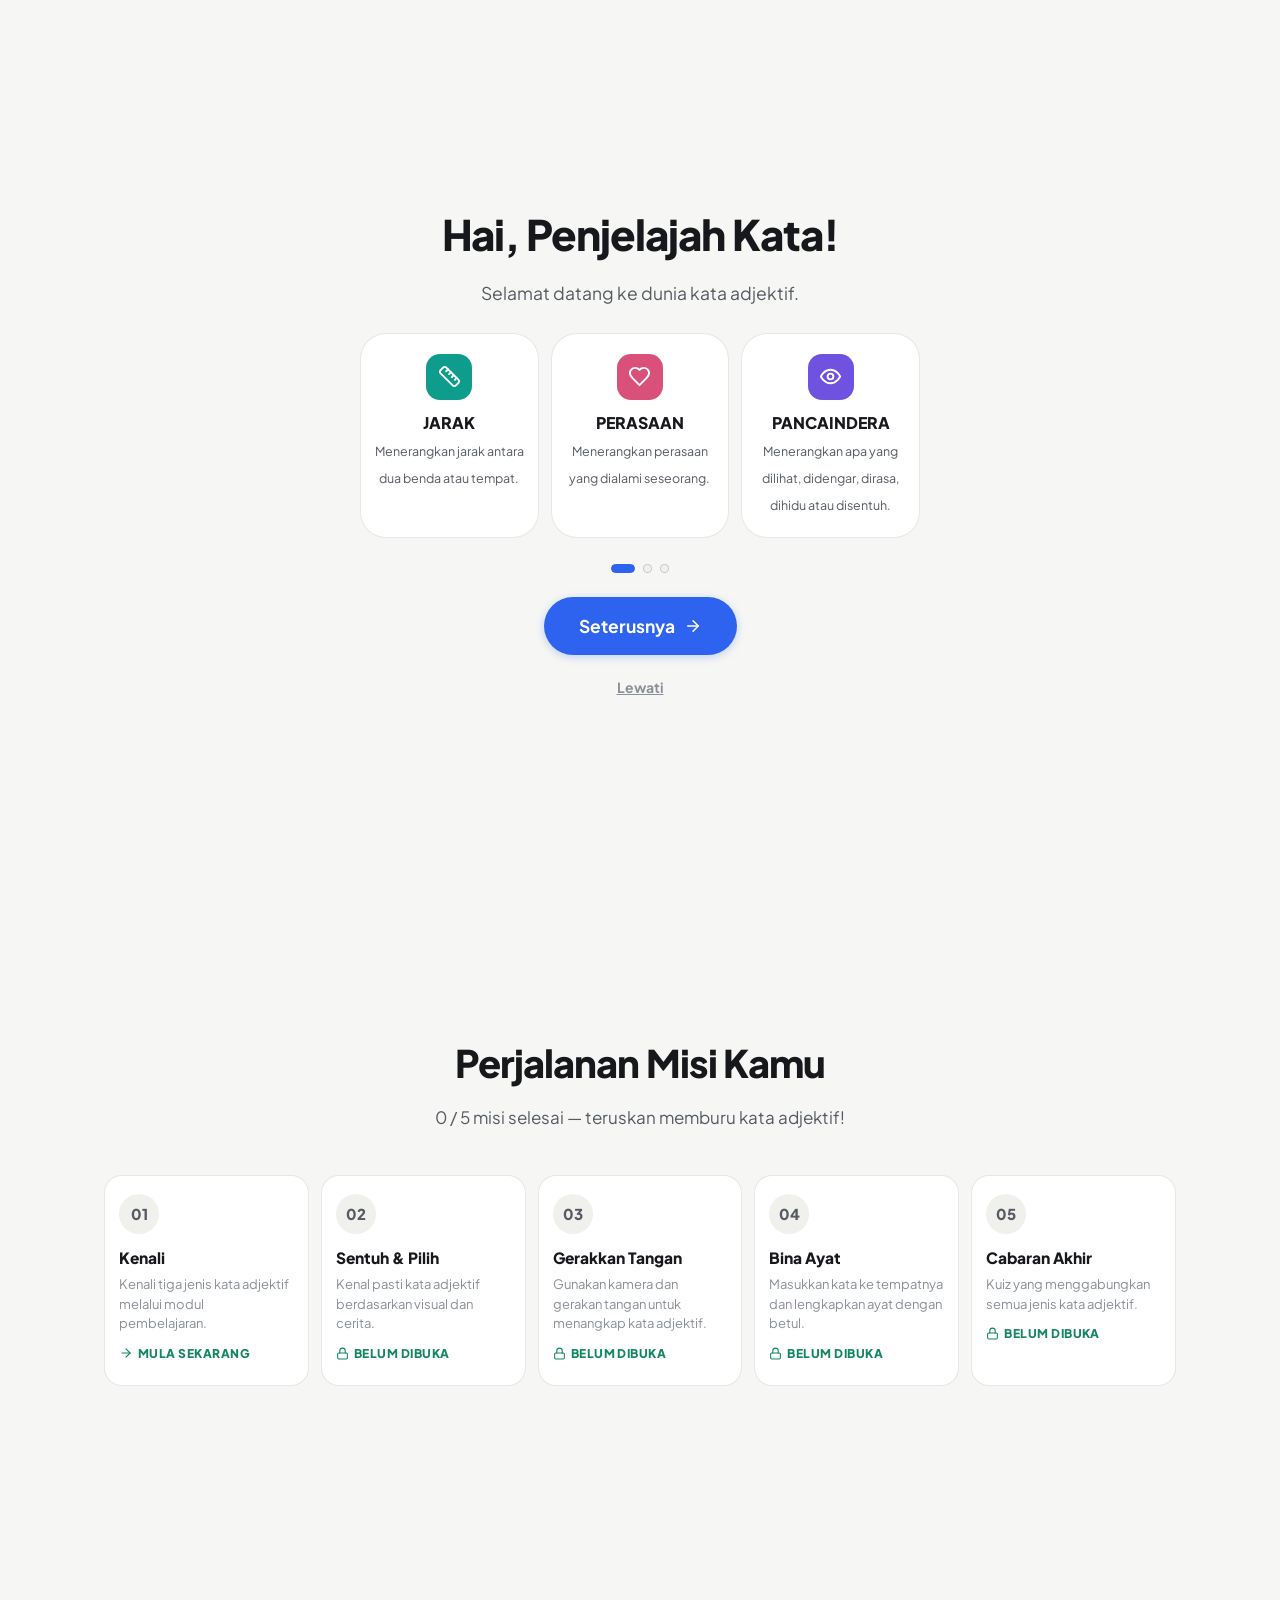
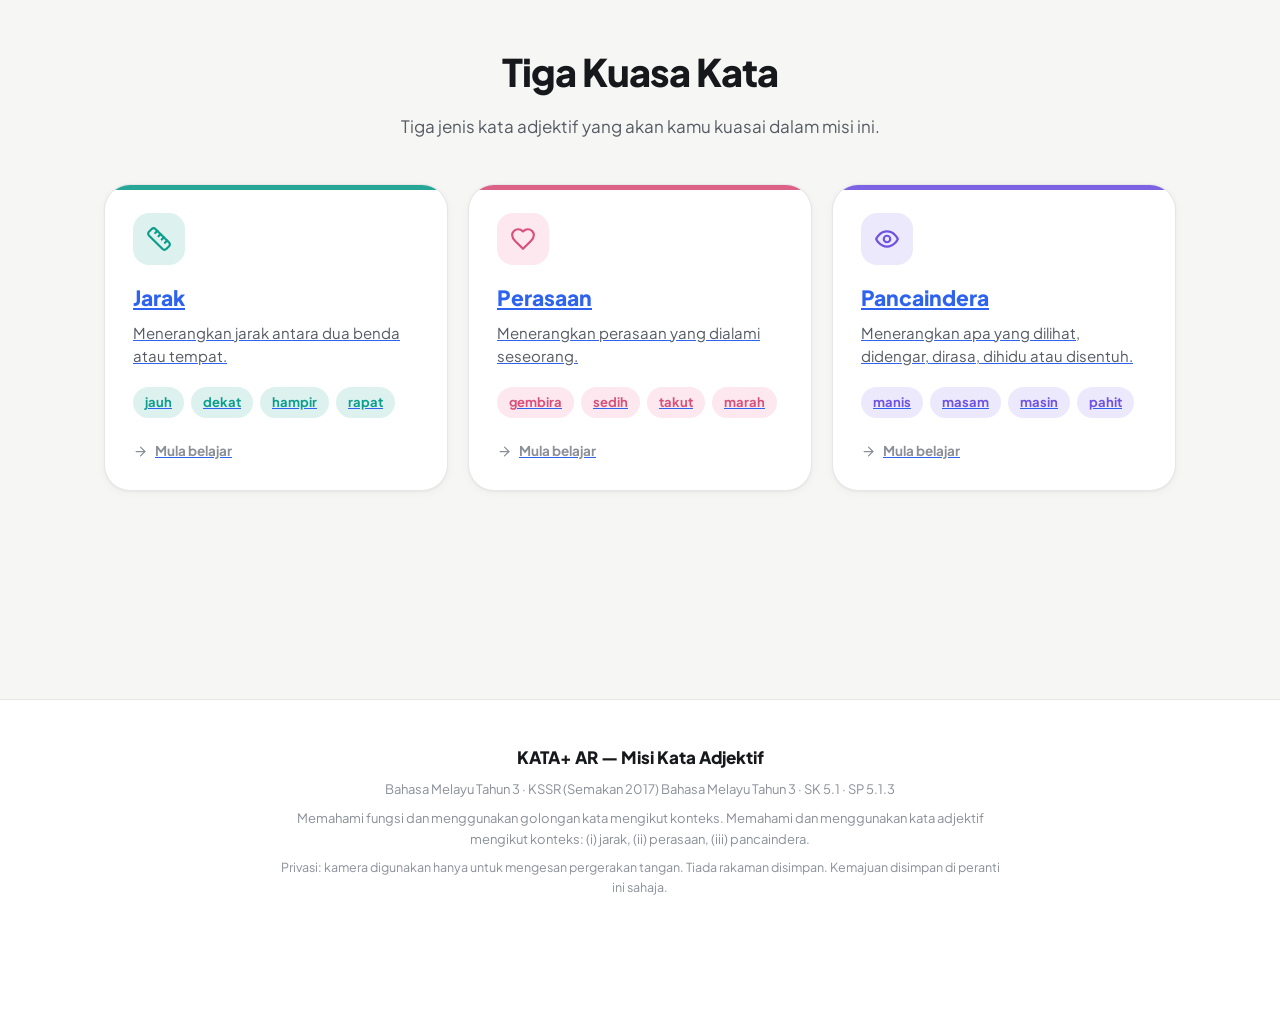
<file: KATA-AR.html>
<!DOCTYPE html>
<html lang="ms">
<head>
<meta charset="UTF-8">
<meta name="viewport" content="width=device-width, initial-scale=1, viewport-fit=cover">
<title>KATA+ AR — Misi Kata Adjektif | Bahasa Melayu Tahun 3</title>
<meta name="description" content="Aplikasi pembelajaran interaktif kata adjektif untuk murid Tahun 3 — KSSR Bahasa Melayu, Standard Kandungan 5.1, Standard Pembelajaran 5.1.3. Kenali, gerakkan, pilih dan kuasai kata adjektif jarak, perasaan dan pancaindera.">
<meta name="theme-color" content="#f6f7f4">
<link rel="preconnect" href="https://fonts.googleapis.com">
<link rel="preconnect" href="https://fonts.gstatic.com" crossorigin>
<link href="https://fonts.googleapis.com/css2?family=Plus+Jakarta+Sans:wght@400;500;600;700;800&display=swap" rel="stylesheet">
<style>
/* ============================================================
   KATA+ AR — MISI KATA ADJEKTIF
   Sistem reka bentuk: minimal premium, berinspirasikan
   kesederhanaan editorial — bukan tiruan mana-mana jenama.
   ============================================================ */
@import url('https://fonts.cdnfonts.com/css/opendyslexic');

/* ---------- 1. TOKEN ---------- */
:root {
  --bg: #f6f7f4;
  --permukaan: #ffffff;
  --permukaan2: #f0f1ec;
  --dakwat: #17181c;
  --dakwat2: #555a63;
  --dakwat3: #8a8f98;
  --garis: rgba(23, 24, 28, 0.1);
  --garis-kuat: rgba(23, 24, 28, 0.18);

  --biru: #2e63f0;
  --biru-tua: #1d48bd;
  --biru2: #dce6ff;

  --jarak: #0e9d8c;
  --jarak2: #ddf2ee;
  --perasaan: #d9507b;
  --perasaan2: #fce8ee;
  --pancaindera: #6f52e0;
  --pancaindera2: #ede9fc;

  --hijau: #12865f;
  --hijau2: #ddf3e9;
  --ambar: #b8791a;
  --ambar2: #fbf0dc;
  --merah: #cf4a58;
  --merah2: #fbeaec;

  --r-s: 12px;
  --r-m: 18px;
  --r-l: 26px;
  --r-xl: 34px;

  --bayang-s: 0 1px 2px rgba(23, 24, 28, 0.04), 0 2px 10px rgba(23, 24, 28, 0.04);
  --bayang-m: 0 2px 6px rgba(23, 24, 28, 0.05), 0 14px 34px rgba(23, 24, 28, 0.08);
  --bayang-l: 0 6px 16px rgba(23, 24, 28, 0.07), 0 28px 70px rgba(23, 24, 28, 0.12);

  --lega: cubic-bezier(0.22, 1, 0.36, 1);
  --pantas: 0.25s;
  --sederhana: 0.45s;

  --lebar-bekas: 1120px;
  --a11y-zoom: 1;
  --font: "Plus Jakarta Sans", -apple-system, BlinkMacSystemFont, "Segoe UI", Roboto, "Helvetica Neue", Arial, sans-serif;
}

/* ---------- 2. ASAS ---------- */
* { box-sizing: border-box; }
html { scroll-behavior: smooth; }
body {
  margin: 0;
  background: var(--bg);
  color: var(--dakwat);
  font-family: var(--font);
  font-size: 17px;
  line-height: 1.6;
  zoom: var(--a11y-zoom, 1);
  -webkit-font-smoothing: antialiased;
  text-rendering: optimizeLegibility;
}
img, svg { display: block; max-width: 100%; }
button { font-family: inherit; }
a { color: var(--biru); }
::selection { background: var(--biru2); }

:focus-visible {
  outline: 3px solid var(--biru);
  outline-offset: 2px;
  border-radius: 6px;
}

.langkau {
  position: fixed; top: -60px; left: 16px; z-index: 200;
  background: var(--dakwat); color: #fff;
  padding: 10px 18px; border-radius: 999px; text-decoration: none;
  transition: top 0.2s var(--lega);
}
.langkau:focus { top: 12px; }

/* ---------- 3. MOD KEBOLECAPAIAN ---------- */
html.font-lg { font-size: 19px; --a11y-zoom: 1.08; }
html.font-xl { font-size: 21px; --a11y-zoom: 1.16; }
html.dyslexic body { font-family: "OpenDyslexic", "Comic Sans MS", var(--font); }
html.dyslexic { line-height: 1.75; }

html.kontras {
  --bg: #ffffff;
  --permukaan: #ffffff;
  --permukaan2: #eef0eb;
  --dakwat: #000000;
  --dakwat2: #2e3138;
  --dakwat3: #3f434b;
  --garis: rgba(0, 0, 0, 0.28);
  --garis-kuat: rgba(0, 0, 0, 0.5);
  --jarak: #006b5f;
  --perasaan: #b3123f;
  --pancaindera: #4527c0;
  --biru: #1744c7;
}

html.no-anim *, html.no-anim *::before, html.no-anim *::after {
  animation: none !important;
  transition: none !important;
  scroll-behavior: auto !important;
}

.iko {
  width: 22px; height: 22px;
  fill: none; stroke: currentColor;
  stroke-width: 2; stroke-linecap: round; stroke-linejoin: round;
  flex: none;
}

/* ---------- 4. SPLASH ---------- */
#splash {
  position: fixed; inset: 0; z-index: 300;
  background: var(--bg);
  display: flex; align-items: center; justify-content: center;
  transition: opacity 0.5s var(--lega), visibility 0.5s;
}
#splash.tutup { opacity: 0; visibility: hidden; pointer-events: none; }
.splash-dalam { text-align: center; animation: splash-masuk 0.7s var(--lega) both; }
.splash-tanda {
  font-size: clamp(40px, 8vw, 64px); font-weight: 800;
  letter-spacing: -0.03em; line-height: 1.1;
}
.splash-tanda span { color: var(--biru); }
.splash-sub { color: var(--dakwat2); font-weight: 600; margin-top: 6px; font-size: 17px; }
.splash-bar {
  width: 140px; height: 4px; border-radius: 99px;
  background: var(--permukaan2); margin: 28px auto 0; overflow: hidden;
}
.splash-bar span {
  display: block; height: 100%; width: 40%;
  background: var(--biru); border-radius: 99px;
  animation: splash-bar 1.1s var(--lega) infinite;
}
@keyframes splash-bar { 0% { transform: translateX(-110%); } 100% { transform: translateX(360%); } }
@keyframes splash-masuk { from { opacity: 0; transform: translateY(14px) scale(0.98); } to { opacity: 1; transform: none; } }

/* ---------- 5. KEPALA ---------- */
#kepala {
  position: sticky; top: 0; z-index: 90;
  background: rgba(255, 255, 255, 0.82);
  -webkit-backdrop-filter: saturate(1.6) blur(18px);
  backdrop-filter: saturate(1.6) blur(18px);
  border-bottom: 1px solid var(--garis);
}
.kepala-dalam {
  max-width: var(--lebar-bekas); margin: 0 auto;
  padding: 12px 24px;
  display: flex; align-items: center; gap: 28px;
}
.logo { display: flex; flex-direction: column; text-decoration: none; color: inherit; line-height: 1.15; }
.logo-tanda { font-weight: 800; font-size: 21px; letter-spacing: -0.02em; }
.logo-tanda em { color: var(--biru); font-style: normal; }
.logo-sub { font-size: 11.5px; color: var(--dakwat3); font-weight: 600; letter-spacing: 0.02em; }
.nav-atas { display: flex; gap: 4px; margin: 0 auto; }
.nav-link {
  text-decoration: none; color: var(--dakwat2);
  font-weight: 600; font-size: 15.5px;
  padding: 9px 15px; border-radius: 999px;
  transition: background 0.2s, color 0.2s;
}
.nav-link:hover { background: var(--permukaan2); color: var(--dakwat); }
.nav-link.aktif { background: var(--dakwat); color: #fff; }
.kepala-aksi { display: flex; align-items: center; gap: 10px; margin-left: auto; }
.cip-xp {
  display: inline-flex; align-items: center; gap: 7px;
  background: var(--biru2); color: var(--biru-tua);
  font-weight: 800; font-size: 14.5px;
  padding: 7px 14px; border-radius: 999px;
  white-space: nowrap;
}
.cip-xp .iko { width: 16px; height: 16px; fill: currentColor; stroke: none; }
.btn-iko {
  width: 42px; height: 42px; border-radius: 999px;
  border: 1px solid var(--garis); background: var(--permukaan);
  color: var(--dakwat2); cursor: pointer;
  display: inline-flex; align-items: center; justify-content: center;
  transition: transform 0.18s var(--lega), background 0.2s, color 0.2s;
}
.btn-iko:hover { background: var(--permukaan2); color: var(--dakwat); }
.btn-iko:active { transform: scale(0.92); }
.btn-iko.aktif { color: var(--biru); border-color: var(--biru2); background: var(--biru2); }

/* ---------- 6. BEKAS & SKRIN ---------- */
#utama { min-height: calc(100vh - 66px); }
#view { animation: skrin-masuk 0.45s var(--lega); }
@keyframes skrin-masuk { from { opacity: 0; transform: translateY(14px); } to { opacity: 1; transform: none; } }

.bekas {
  max-width: var(--lebar-bekas);
  margin: 0 auto;
  padding: 48px 24px 120px;
}
.bekas-sempit { max-width: 780px; }

.kepala-skrin {
  display: flex; align-items: flex-start; gap: 16px;
  margin-bottom: 34px;
}
.kepala-skrin-teks { flex: 1; min-width: 0; }
.kepala-skrin h1 {
  margin: 0; font-size: clamp(28px, 4vw, 38px);
  font-weight: 800; letter-spacing: -0.025em; line-height: 1.15;
}
.kepala-skrin .sub { margin: 8px 0 0; color: var(--dakwat2); font-size: 16.5px; max-width: 60ch; }
.btn-belakang {
  flex: none; width: 46px; height: 46px; border-radius: 999px;
  border: 1px solid var(--garis); background: var(--permukaan);
  color: var(--dakwat); cursor: pointer;
  display: inline-flex; align-items: center; justify-content: center;
  transition: transform 0.18s var(--lega), background 0.2s;
  margin-top: 2px;
}
.btn-belakang:hover { background: var(--permukaan2); }
.btn-belakang:active { transform: scale(0.92); }

/* ---------- 7. BUTANG ---------- */
.btn {
  display: inline-flex; align-items: center; justify-content: center; gap: 9px;
  border-radius: 999px; cursor: pointer; text-decoration: none;
  font-weight: 700; font-size: 16px; line-height: 1.2;
  padding: 14px 26px; min-height: 48px;
  border: 1px solid transparent;
  transition: transform 0.18s var(--lega), box-shadow 0.25s, background 0.25s, color 0.25s, border-color 0.25s;
}
.btn:hover { transform: translateY(-1px); }
.btn:active { transform: scale(0.97); }
.btn:disabled { opacity: 0.45; cursor: not-allowed; transform: none; }
.btn-utama { background: var(--biru); color: #fff; box-shadow: 0 2px 8px rgba(46, 99, 240, 0.28); }
.btn-utama:hover { background: var(--biru-tua); box-shadow: 0 4px 14px rgba(46, 99, 240, 0.34); }
.btn-ghost { background: var(--permukaan); color: var(--dakwat); border-color: var(--garis-kuat); }
.btn-ghost:hover { background: var(--permukaan2); }
.btn-ink { background: var(--dakwat); color: #fff; }
.btn-ink:hover { background: #000; }
.btn-lg { font-size: 17.5px; padding: 17px 34px; min-height: 58px; }
.btn-sm { font-size: 14.5px; padding: 9px 18px; min-height: 40px; }
.btn-kecil { font-size: 13.5px; padding: 7px 14px; min-height: 36px; font-weight: 700; }

/* ---------- 8. CIP & KAD ---------- */
.cip {
  display: inline-flex; align-items: center; gap: 7px;
  border-radius: 999px; padding: 6px 14px;
  font-size: 13.5px; font-weight: 700;
  border: 1px solid var(--garis); background: var(--permukaan);
  color: var(--dakwat2); white-space: nowrap;
}
.cip .iko { width: 15px; height: 15px; }

.cip-kat {
  --kat: var(--biru); --kat2: var(--biru2);
  color: var(--kat); background: var(--kat2); border-color: transparent;
}
.cip-kat.jarak { --kat: var(--jarak); --kat2: var(--jarak2); }
.cip-kat.perasaan { --kat: var(--perasaan); --kat2: var(--perasaan2); }
.cip-kat.pancaindera { --kat: var(--pancaindera); --kat2: var(--pancaindera2); }

.cip-kata {
  font-size: 17px; font-weight: 800; color: var(--dakwat);
  padding: 10px 20px; min-height: 46px; border-radius: 999px;
  background: var(--permukaan); border: 1.5px solid var(--garis);
  cursor: pointer; transition: transform 0.18s var(--lega), border-color 0.2s, background 0.2s, color 0.2s, box-shadow 0.2s;
  user-select: none;
}
.cip-kata:hover { border-color: var(--garis-kuat); transform: translateY(-1px); }
.cip-kata:active { transform: scale(0.96); }
.cip-kata.terpilih { border-color: var(--biru); background: var(--biru2); color: var(--biru-tua); }

.kad {
  background: var(--permukaan);
  border: 1px solid var(--garis);
  border-radius: var(--r-l);
  box-shadow: var(--bayang-s);
}
.kad-klik {
  cursor: pointer;
  transition: transform 0.25s var(--lega), box-shadow 0.25s, border-color 0.25s;
}
.kad-klik:hover { transform: translateY(-3px); box-shadow: var(--bayang-m); border-color: var(--garis-kuat); }
.kad-klik:active { transform: scale(0.985); }

.grid { display: grid; gap: 20px; }
.grid-3 { grid-template-columns: repeat(3, 1fr); }
.grid-2 { grid-template-columns: repeat(2, 1fr); }

.jalur {
  height: 9px; border-radius: 99px; background: var(--permukaan2);
  overflow: hidden; position: relative;
}
.jalur-dalam {
  height: 100%; border-radius: 99px;
  background: var(--biru);
  transition: width 0.6s var(--lega);
}

/* ---------- 9. HERO ---------- */
.hero {
  position: relative;
  padding: clamp(56px, 9vw, 110px) 24px 40px;
  text-align: center;
  overflow: hidden;
}
.hero-latar {
  position: absolute; inset: 0; pointer-events: none;
  background:
    radial-gradient(560px 300px at 50% -60px, rgba(46, 99, 240, 0.09), transparent 70%),
    radial-gradient(420px 260px at 12% 70%, rgba(14, 157, 140, 0.07), transparent 70%),
    radial-gradient(420px 260px at 88% 72%, rgba(111, 82, 224, 0.07), transparent 70%);
}
.hero-eyebrow {
  display: inline-flex; align-items: center; gap: 8px;
  background: var(--permukaan); border: 1px solid var(--garis);
  border-radius: 999px; padding: 8px 18px;
  font-size: 13.5px; font-weight: 700; color: var(--dakwat2);
  box-shadow: var(--bayang-s);
  animation: hero-masuk 0.7s var(--lega) both;
}
.hero-h1 {
  margin: 26px 0 0;
  font-size: clamp(52px, 10vw, 96px);
  font-weight: 800; letter-spacing: -0.04em; line-height: 1.02;
  animation: hero-masuk 0.7s 0.08s var(--lega) both;
}
.hero-h1 em { color: var(--biru); font-style: normal; }
.hero-nama {
  margin: 10px 0 0;
  font-size: clamp(24px, 4vw, 34px); font-weight: 700;
  letter-spacing: -0.02em; color: var(--dakwat);
  animation: hero-masuk 0.7s 0.16s var(--lega) both;
}
.hero-tagline {
  margin: 18px 0 0;
  font-size: clamp(17px, 2.4vw, 21px); color: var(--dakwat2);
  animation: hero-masuk 0.7s 0.24s var(--lega) both;
}
.hero-cta {
  margin-top: 34px;
  display: flex; gap: 14px; justify-content: center; flex-wrap: wrap;
  animation: hero-masuk 0.7s 0.32s var(--lega) both;
}
@keyframes hero-masuk { from { opacity: 0; transform: translateY(22px); } to { opacity: 1; transform: none; } }

/* Kad 3D terapung */
.hero-pentas {
  position: relative; height: 260px;
  margin-top: 48px;
  display: flex; align-items: center; justify-content: center;
}
.kad-3d {
  position: absolute;
  width: 218px;
  background: var(--permukaan);
  border: 1px solid var(--garis);
  border-radius: var(--r-l);
  box-shadow: var(--bayang-m);
  padding: 20px 22px;
  text-align: left;
  will-change: transform;
}
.kad-3d .kad-3d-kepala { display: flex; align-items: center; gap: 10px; }
.kad-3d .gelembung {
  width: 38px; height: 38px; border-radius: 12px;
  display: flex; align-items: center; justify-content: center;
  color: #fff;
}
.kad-3d .gelembung .iko { width: 20px; height: 20px; }
.kad-3d h3 { margin: 0; font-size: 17px; font-weight: 800; letter-spacing: 0.01em; }
.kad-3d p { margin: 4px 0 14px; font-size: 13px; color: var(--dakwat3); line-height: 1.45; }
.kad-3d .kad-3d-kata { display: flex; flex-wrap: wrap; gap: 6px; }
.kad-3d .kata-kecil {
  font-size: 12.5px; font-weight: 700; border-radius: 99px;
  padding: 4px 11px; border: 1px solid var(--garis); color: var(--dakwat2);
}
.kad-3d.j { left: max(8%, 30px); transform: rotate(-7deg) translateY(10px); }
.kad-3d.p { left: 50%; transform: translateX(-50%) translateY(34px) scale(1.05); z-index: 2; }
.kad-3d.pc { right: max(8%, 30px); transform: rotate(7deg) translateY(6px); }
.kad-3d.j .gelembung { background: var(--jarak); }
.kad-3d.p .gelembung { background: var(--perasaan); }
.kad-3d.pc .gelembung { background: var(--pancaindera); }
.kad-3d.terapung { animation: terapung 7s ease-in-out infinite alternate; }
.kad-3d.j.terapung { animation-delay: 0s; }
.kad-3d.p.terapung { animation-delay: 1.2s; }
.kad-3d.pc.terapung { animation-delay: 2.4s; }
@keyframes terapung {
  from { margin-top: 0; }
  to { margin-top: -14px; }
}
.kad-3d.duduk { position: relative; inset: auto; left: auto; right: auto; transform: none; margin: 0; }
@media (max-width: 720px) {
  .hero-pentas { height: auto; flex-direction: column; gap: 16px; }
  .kad-3d.j, .kad-3d.p, .kad-3d.pc {
    position: relative; inset: auto; left: auto; right: auto;
    transform: none !important; margin-top: 0 !important;
    width: 100%; max-width: 300px; animation: none !important;
  }
}

/* Pilihan wajah (Modul Perasaan) */
.pilihan-face {
  display: flex; flex-direction: column; align-items: center; gap: 6px;
  background: var(--permukaan); border: 1.5px solid var(--garis);
  border-radius: var(--r-m); padding: 14px 16px 12px;
  cursor: pointer; min-height: 150px; min-width: 118px;
  font-weight: 800; font-size: 15.5px; color: var(--dakwat);
  transition: transform 0.18s var(--lega), border-color 0.2s, background 0.2s, box-shadow 0.2s;
  user-select: none;
}
.pilihan-face svg { width: 82px; height: 82px; }
.pilihan-face:hover { transform: translateY(-2px); border-color: var(--garis-kuat); box-shadow: var(--bayang-s); }
.pilihan-face:active { transform: scale(0.96); }
.pilihan-face:disabled { opacity: 0.5; cursor: not-allowed; }
.pilihan-face.betul {
  border-color: var(--hijau); background: var(--hijau2); color: var(--hijau);
  animation: nadi-betul 0.5s var(--lega);
}
.pilihan-face.salah {
  border-color: var(--merah); background: var(--merah2); color: var(--merah);
  animation: goncang 0.45s;
}
.pilihan-face-grup { display: grid; grid-template-columns: repeat(auto-fit, minmax(118px, 1fr)); gap: 12px; }

/* ---------- 10. SEKSYEN ---------- */
.seksyen { padding: clamp(48px, 7vw, 88px) 24px; }
.seksyen-kepala { text-align: center; margin-bottom: 44px; }
.seksyen-kepala h2 {
  margin: 0; font-size: clamp(26px, 3.6vw, 38px);
  font-weight: 800; letter-spacing: -0.025em;
}
.seksyen-kepala p { margin: 10px auto 0; color: var(--dakwat2); max-width: 56ch; }
.buka {
  opacity: 0; transform: translateY(26px);
  transition: opacity 0.7s var(--lega), transform 0.7s var(--lega);
}
.buka.nampak { opacity: 1; transform: none; }

/* Kad kategori */
.kad-kat {
  --kat: var(--biru); --kat2: var(--biru2);
  padding: 28px; display: flex; flex-direction: column; gap: 6px;
  position: relative; overflow: hidden;
}
.kad-kat::before {
  content: ""; position: absolute; inset: 0 0 auto 0; height: 5px;
  background: var(--kat); opacity: 0.9;
}
.kad-kat .kad-kat-iko {
  width: 52px; height: 52px; border-radius: 16px;
  background: var(--kat2); color: var(--kat);
  display: flex; align-items: center; justify-content: center;
  margin-bottom: 10px;
}
.kad-kat .kad-kat-iko .iko { width: 26px; height: 26px; }
.kad-kat h3 { margin: 0; font-size: 21px; font-weight: 800; }
.kad-kat p { margin: 0; color: var(--dakwat2); font-size: 15px; line-height: 1.55; }
.kad-kat .kad-kat-kata { margin-top: 14px; display: flex; flex-wrap: wrap; gap: 7px; }
.kad-kat .kata-kecil { font-size: 13px; font-weight: 700; border-radius: 99px; padding: 5px 12px; background: var(--kat2); color: var(--kat); }
.kad-kat .kad-kat-status { margin-top: auto; padding-top: 16px; font-size: 13.5px; font-weight: 700; color: var(--dakwat3); display: flex; align-items: center; gap: 7px; }
.kad-kat.jarak { --kat: var(--jarak); --kat2: var(--jarak2); }
.kad-kat.perasaan { --kat: var(--perasaan); --kat2: var(--perasaan2); }
.kad-kat.pancaindera { --kat: var(--pancaindera); --kat2: var(--pancaindera2); }

/* Laluan misi (home) */
.laluan-misi { display: grid; grid-template-columns: repeat(5, 1fr); gap: 12px; }
.langkah {
  background: var(--permukaan); border: 1px solid var(--garis);
  border-radius: var(--r-m); padding: 18px 14px;
  text-decoration: none; color: inherit;
  transition: transform 0.25s var(--lega), box-shadow 0.25s, border-color 0.25s;
}
.langkah:hover { transform: translateY(-3px); box-shadow: var(--bayang-m); }
.langkah-nombor {
  width: 40px; height: 40px; border-radius: 999px;
  background: var(--permukaan2); color: var(--dakwat2);
  display: flex; align-items: center; justify-content: center;
  font-weight: 800; font-size: 15px; margin-bottom: 12px;
}
.langkah h3 { margin: 0 0 4px; font-size: 15.5px; font-weight: 800; }
.langkah p { margin: 0; font-size: 13px; color: var(--dakwat3); line-height: 1.5; }
.langkah-selesai { border-color: var(--hijau); }
.langkah-selesai .langkah-nombor { background: var(--hijau); color: #fff; }
.langkah-set { border-color: var(--biru); box-shadow: 0 0 0 3px var(--biru2); }
.langkah-set .langkah-nombor { background: var(--biru); color: #fff; }
.langkah-status {
  display: inline-flex; align-items: center; gap: 5px;
  margin-top: 10px; font-size: 12px; font-weight: 800;
  color: var(--hijau); text-transform: uppercase; letter-spacing: 0.04em;
}
.langkah-status .iko { width: 14px; height: 14px; }

/* ---------- 11. SOALAN (pola biasa modul & aktiviti) ---------- */
.kad-soalan { padding: clamp(24px, 4vw, 44px); }
.soalan-kepala { display: flex; align-items: center; gap: 12px; flex-wrap: wrap; margin-bottom: 20px; }
.soalan-no { font-size: 14px; font-weight: 800; color: var(--dakwat3); letter-spacing: 0.05em; }
.soalan-teks { font-size: clamp(20px, 3vw, 27px); font-weight: 800; letter-spacing: -0.015em; line-height: 1.35; margin: 0 0 22px; }
.soalan-teks .slot {
  display: inline-block; min-width: 92px; text-align: center;
  border-bottom: 3px dashed var(--garis-kuat);
  color: var(--biru); padding: 0 6px; border-radius: 4px;
}
.soalan-media {
  background: var(--permukaan2);
  border-radius: var(--r-m);
  display: flex; align-items: center; justify-content: center;
  padding: 30px; margin-bottom: 22px;
  min-height: 160px;
  position: relative; overflow: hidden;
}
.pilihan { display: flex; flex-wrap: wrap; gap: 12px; }
.pilihan-grid { display: grid; grid-template-columns: repeat(auto-fit, minmax(160px, 1fr)); gap: 12px; }
.pilihan .cip-kata.betul {
  border-color: var(--hijau); background: var(--hijau2); color: var(--hijau);
  animation: nadi-betul 0.5s var(--lega);
}
.pilihan .cip-kata.salah {
  border-color: var(--merah); background: var(--merah2); color: var(--merah);
  animation: goncang 0.45s;
}
.pilihan .cip-kata.dipilih { border-color: var(--biru); background: var(--biru2); color: var(--biru-tua); }
@keyframes nadi-betul { 0% { transform: scale(1); } 45% { transform: scale(1.09); } 100% { transform: scale(1); } }
@keyframes goncang {
  0%, 100% { transform: translateX(0); }
  20% { transform: translateX(-7px); } 40% { transform: translateX(7px); }
  60% { transform: translateX(-5px); } 80% { transform: translateX(5px); }
}
.maklum {
  margin-top: 20px; border-radius: var(--r-m);
  padding: 18px 22px; font-size: 16px; line-height: 1.6;
  display: flex; gap: 13px; align-items: flex-start;
  animation: skrin-masuk 0.35s var(--lega);
}
.maklum .iko { width: 21px; height: 21px; margin-top: 3px; }
.maklum-betul { background: var(--hijau2); color: #0c5c42; border: 1px solid rgba(18, 134, 95, 0.25); }
.maklum-salah { background: var(--ambar2); color: #7c510c; border: 1px solid rgba(184, 121, 26, 0.3); }
.maklum strong { display: block; margin-bottom: 2px; }
.kawal-soalan { margin-top: 24px; display: flex; align-items: center; gap: 12px; flex-wrap: wrap; }
.kawal-soalan .jurang { flex: 1; }
.btn-dengar { background: var(--permukaan2); border: none; }

/* ---------- 12. MODUL: VISUALIZER JARAK ---------- */
.visualizer { padding: clamp(22px, 4vw, 40px); }
.visualizer h3 { margin: 0 0 6px; font-size: 20px; font-weight: 800; }
.visualizer p { margin: 0 0 22px; color: var(--dakwat2); font-size: 15.5px; }
.trek {
  position: relative; height: 90px;
  border-bottom: 3px dashed var(--garis-kuat);
  margin: 10px 34px 30px;
}
.objek {
  position: absolute; bottom: -3px;
  width: 58px; height: 58px; border-radius: 999px;
  background: var(--permukaan); border: 2px solid var(--garis-kuat);
  display: flex; align-items: center; justify-content: center;
  font-weight: 800; font-size: 17px; color: var(--dakwat2);
  box-shadow: var(--bayang-s);
  transition: left 0.7s var(--lega);
  z-index: 1;
}
.objek .iko { width: 26px; height: 26px; }
.objek-a { left: 0; }
.objek-b { color: var(--biru); border-color: var(--biru); }
.objek-label {
  position: absolute; bottom: -30px; left: 50%; transform: translateX(-50%);
  font-size: 13px; font-weight: 800; color: var(--dakwat3);
  white-space: nowrap;
}
.gelangsar { width: 100%; accent-color: var(--biru); margin: 0; cursor: pointer; min-height: 44px; }
.kata-jarak-pilihan { display: flex; gap: 10px; flex-wrap: wrap; justify-content: center; margin-top: 18px; }
.kata-jarak-pilihan .cip-kata.aktif {
  border-color: var(--jarak); background: var(--jarak2); color: var(--jarak);
}
.visualizer-aksi { display: flex; gap: 10px; flex-wrap: wrap; justify-content: center; margin-top: 22px; }

/* ---------- 13. MODUL: WAJAH ---------- */
.galeri-wajah { display: grid; grid-template-columns: repeat(auto-fill, minmax(150px, 1fr)); gap: 14px; }
.wajah-kad {
  text-align: center; padding: 18px 10px 14px;
  cursor: pointer; background: var(--permukaan);
  border: 1.5px solid var(--garis); border-radius: var(--r-m);
  transition: transform 0.2s var(--lega), border-color 0.2s, box-shadow 0.2s;
}
.wajah-kad:hover { transform: translateY(-2px); border-color: var(--garis-kuat); box-shadow: var(--bayang-s); }
.wajah-kad.aktif { border-color: var(--perasaan); box-shadow: 0 0 0 3px var(--perasaan2); }
.wajah-kad svg { width: 92px; height: 92px; margin: 0 auto 10px; }
.wajah-kad .wajah-nama { font-weight: 800; font-size: 16.5px; }
.wajah-kad .wajah-ayat { font-size: 13.5px; color: var(--dakwat2); line-height: 1.5; margin-top: 6px; }
.kad-cerita {
  margin-top: 18px; padding: 20px 24px; border-radius: var(--r-m);
  background: var(--perasaan2); border: 1px solid rgba(217, 80, 123, 0.25);
  display: flex; gap: 16px; align-items: center;
  animation: skrin-masuk 0.35s var(--lega);
}
.kad-cerita svg { width: 74px; height: 74px; flex: none; }
.kad-cerita .cerita-teks strong { display: block; font-size: 16.5px; }
.kad-cerita .cerita-teks span { font-size: 15px; color: #6b3345; }

/* ---------- 14. MODUL: GALERI DERIA ---------- */
.galeri-deria { display: grid; grid-template-columns: repeat(auto-fill, minmax(132px, 1fr)); gap: 14px; }
.kad-deria {
  padding: 16px 10px 14px; text-align: center; cursor: pointer;
  background: var(--permukaan); border: 1.5px solid var(--garis);
  border-radius: var(--r-m);
  transition: transform 0.2s var(--lega), border-color 0.2s, box-shadow 0.2s;
}
.kad-deria:hover { transform: translateY(-2px); box-shadow: var(--bayang-s); border-color: var(--garis-kuat); }
.kad-deria.aktif { border-color: var(--pancaindera); box-shadow: 0 0 0 3px var(--pancaindera2); }
.kad-deria svg { width: 74px; height: 74px; margin: 0 auto 10px; }
.kad-deria .deria-nama { font-weight: 800; font-size: 15.5px; }
.kad-deria .deria-kata { font-size: 13px; font-weight: 700; color: var(--pancaindera); margin-top: 2px; }
.kad-deria .btn-dengar { margin-top: 8px; }
.kad-deria-info {
  margin-top: 18px; padding: 20px 24px; border-radius: var(--r-m);
  background: var(--pancaindera2); border: 1px solid rgba(111, 82, 224, 0.25);
  display: flex; gap: 16px; align-items: center;
  animation: skrin-masuk 0.35s var(--lega);
}
.kad-deria-info svg { width: 70px; height: 70px; flex: none; }
.kad-deria-info .info-teks strong { display: block; font-size: 16.5px; }
.kad-deria-info .info-teks span { font-size: 15px; color: #45306b; }

/* ---------- 15. MISI HUB ---------- */
.misi-senarai { display: flex; flex-direction: column; gap: 14px; }
.kad-misi {
  display: flex; align-items: center; gap: 20px;
  padding: 22px 26px; text-decoration: none; color: inherit;
  background: var(--permukaan); border: 1.5px solid var(--garis);
  border-radius: var(--r-l);
  transition: transform 0.25s var(--lega), box-shadow 0.25s, border-color 0.25s;
}
.kad-misi:hover { transform: translateY(-2px); box-shadow: var(--bayang-m); border-color: var(--garis-kuat); }
.kad-misi.selesai { border-color: rgba(18, 134, 95, 0.4); }
.kad-misi.seterusnya { border-color: var(--biru); box-shadow: 0 0 0 4px var(--biru2); }
.misi-nombro {
  flex: none; width: 56px; height: 56px; border-radius: 18px;
  background: var(--permukaan2); color: var(--dakwat2);
  display: flex; align-items: center; justify-content: center;
  font-weight: 800; font-size: 19px;
}
.kad-misi.selesai .misi-nombro { background: var(--hijau); color: #fff; }
.kad-misi.seterusnya .misi-nombro { background: var(--biru); color: #fff; }
.misi-meta { flex: 1; min-width: 0; }
.misi-meta h3 { margin: 0; font-size: 19px; font-weight: 800; display: flex; align-items: center; gap: 10px; flex-wrap: wrap; }
.misi-meta p { margin: 3px 0 0; color: var(--dakwat2); font-size: 14.5px; }
.misi-tag { font-size: 11.5px; font-weight: 800; text-transform: uppercase; letter-spacing: 0.05em; padding: 3px 10px; border-radius: 99px; }
.misi-tag.selesai { background: var(--hijau2); color: var(--hijau); }
.misi-tag.set { background: var(--biru2); color: var(--biru-tua); }
.misi-tag.xp { background: var(--ambar2); color: var(--ambar); }
.misi-panah { color: var(--dakwat3); flex: none; }

/* ---------- 16. DRAG & DROP ---------- */
.dnd-grid { display: grid; grid-template-columns: repeat(3, 1fr); gap: 16px; margin-bottom: 22px; }
.zon {
  border: 2.5px dashed var(--garis-kuat); border-radius: var(--r-l);
  background: var(--permukaan); padding: 16px; min-height: 210px;
  transition: border-color 0.25s, background 0.25s, transform 0.2s var(--lega);
  position: relative;
}
.zon.terarah { border-color: var(--biru); background: var(--biru2); transform: scale(1.015); }
.zon.terkunci { border-style: solid; border-color: var(--garis); }
.zon-kepala { display: flex; align-items: center; gap: 9px; margin-bottom: 12px; }
.zon-kepala .cip-kat { font-size: 12.5px; padding: 5px 12px; }
.zon-kira { margin-left: auto; font-size: 13px; font-weight: 800; color: var(--dakwat3); }
.zon-bekas { display: flex; flex-direction: column; gap: 8px; min-height: 54px; }
.kad-serah {
  border-radius: 12px; padding: 8px 14px; font-weight: 800; font-size: 15px;
  background: var(--permukaan); border: 1.5px solid var(--garis);
  display: flex; align-items: center; gap: 8px;
  animation: skrin-masuk 0.3s var(--lega);
}
.kad-serah.betul { border-color: var(--hijau); background: var(--hijau2); color: var(--hijau); }
.kad-serah.salah { border-color: var(--merah); background: var(--merah2); color: var(--merah); animation: goncang 0.45s; }
.bank-kata { display: flex; flex-wrap: wrap; gap: 12px; justify-content: center; min-height: 60px; padding: 8px 4px; }
.kad-kata {
  font-size: 17px; font-weight: 800; color: var(--dakwat);
  padding: 12px 22px; min-height: 50px; border-radius: 999px;
  background: var(--permukaan); border: 1.5px solid var(--garis);
  box-shadow: var(--bayang-s);
  cursor: grab; user-select: none; touch-action: none;
  transition: transform 0.18s var(--lega), border-color 0.2s, box-shadow 0.2s, opacity 0.25s;
}
.kad-kata:hover { border-color: var(--garis-kuat); transform: translateY(-1px); }
.kad-kata.terpilih { border-color: var(--biru); background: var(--biru2); color: var(--biru-tua); }
.kad-kata.diseret { opacity: 0.75; transform: scale(1.06); box-shadow: var(--bayang-m); cursor: grabbing; }
.kad-kata.diletak { opacity: 0.25; pointer-events: none; cursor: default; }
.petunjuk-dnd {
  display: flex; gap: 9px; align-items: center; justify-content: center;
  color: var(--dakwat2); font-size: 14.5px; margin-bottom: 16px;
}

/* ---------- 17. AR ---------- */
.ar-bekas { padding-top: 28px; }
.ar-privasi {
  max-width: 620px; margin: 0 auto; padding: clamp(28px, 5vw, 48px);
  text-align: center; display: flex; flex-direction: column; align-items: center; gap: 18px;
}
.ar-privasi .privasi-iko {
  width: 74px; height: 74px; border-radius: 24px;
  background: var(--biru2); color: var(--biru);
  display: flex; align-items: center; justify-content: center;
}
.ar-privasi .privasi-iko .iko { width: 36px; height: 36px; }
.ar-privasi h2 { margin: 0; font-size: 27px; font-weight: 800; letter-spacing: -0.02em; }
.ar-privasi .privasi-nota {
  background: var(--permukaan2); border: 1px solid var(--garis);
  border-radius: var(--r-m); padding: 16px 20px;
  font-size: 15px; color: var(--dakwat2); text-align: left; line-height: 1.6;
}
.ar-privasi .privasi-nota strong { color: var(--dakwat); display: block; margin-bottom: 6px; }
.ar-pentas {
  position: relative; border-radius: var(--r-xl); overflow: hidden;
  background: linear-gradient(160deg, #e9eefb, #f3eefc 55%, #eaf5f2);
  border: 1px solid var(--garis);
  box-shadow: var(--bayang-m);
  min-height: min(72vh, 640px);
  isolation: isolate;
}
.ar-video { position: absolute; inset: 0; width: 100%; height: 100%; object-fit: cover; transform: scaleX(-1); z-index: 0; }
.ar-video.tersembunyi { display: none; }
.ar-lapisan { position: relative; z-index: 2; height: 100%; min-height: min(72vh, 640px); display: flex; flex-direction: column; }
.ar-bar-atas {
  display: flex; align-items: center; gap: 12px; flex-wrap: wrap;
  padding: 16px 20px;
  background: rgba(255, 255, 255, 0.86);
  -webkit-backdrop-filter: blur(14px); backdrop-filter: blur(14px);
  border-bottom: 1px solid var(--garis);
}
.ar-arahan { flex: 1; min-width: 200px; }
.ar-arahan strong { display: block; font-size: 17px; font-weight: 800; }
.ar-arahan span { font-size: 13.5px; color: var(--dakwat2); }
.ar-ruang { position: relative; flex: 1; min-height: 380px; overflow: hidden; }
.ar-kad {
  position: absolute; z-index: 3;
  padding: 12px 20px; border-radius: 16px;
  background: rgba(255, 255, 255, 0.94);
  border: 2px solid var(--garis);
  font-weight: 800; font-size: 17px; color: var(--dakwat);
  box-shadow: var(--bayang-m);
  cursor: pointer; user-select: none;
  transition: transform 0.3s var(--lega), border-color 0.3s, background 0.3s, opacity 0.4s, box-shadow 0.3s;
  will-change: transform;
}
.ar-kad:hover { border-color: var(--garis-kuat); }
.ar-kad.dituju { border-color: var(--biru); background: #fff; transform: scale(1.09); box-shadow: 0 0 0 5px var(--biru2), var(--bayang-m); }
.ar-kad.betul { border-color: var(--hijau); background: var(--hijau2); color: var(--hijau); }
.ar-kad.salah { border-color: var(--merah); background: var(--merah2); color: var(--merah); animation: goncang 0.45s; }
.ar-kad.ditangkap {
  opacity: 0; transform: scale(0.2) translateY(-60px);
  pointer-events: none;
}
.ar-kursor {
  position: absolute; z-index: 6; width: 34px; height: 34px;
  border-radius: 999px; border: 3px solid #fff;
  background: rgba(46, 99, 240, 0.9);
  box-shadow: 0 0 0 5px rgba(46, 99, 240, 0.28), var(--bayang-m);
  pointer-events: none; display: none;
  transition: width 0.2s, height 0.2s;
}
.ar-kursor.mengisi::after {
  content: ""; position: absolute; inset: -7px;
  border-radius: 999px; border: 3px solid transparent;
  border-top-color: #fff; animation: putar 0.8s linear infinite;
}
@keyframes putar { to { transform: rotate(360deg); } }
.ar-cip-status {
  display: inline-flex; align-items: center; gap: 8px;
  background: var(--permukaan); border: 1px solid var(--garis);
  border-radius: 999px; padding: 7px 14px;
  font-size: 13px; font-weight: 700; color: var(--dakwat2);
  animation: skrin-masuk 0.3s var(--lega);
}
.ar-cip-status .iko { width: 17px; height: 17px; color: var(--biru); }
.ar-bar-bawah {
  display: flex; align-items: center; gap: 12px; flex-wrap: wrap;
  padding: 14px 20px;
  background: rgba(255, 255, 255, 0.9);
  -webkit-backdrop-filter: blur(14px); backdrop-filter: blur(14px);
  border-top: 1px solid var(--garis);
}
.ar-tray { display: flex; align-items: center; gap: 9px; flex: 1; flex-wrap: wrap; min-width: 180px; }
.ar-tray-label { font-size: 13px; font-weight: 800; color: var(--dakwat3); text-transform: uppercase; letter-spacing: 0.05em; }
.tray-kata {
  padding: 6px 14px; border-radius: 999px; background: var(--hijau2);
  color: var(--hijau); font-weight: 800; font-size: 14.5px;
  border: 1px solid rgba(18, 134, 95, 0.3);
  animation: skrin-masuk 0.35s var(--lega);
}
.ar-titik { display: flex; gap: 7px; }
.ar-titik i {
  width: 10px; height: 10px; border-radius: 999px;
  background: var(--permukaan2); border: 1px solid var(--garis-kuat);
}
.ar-titik i.siap { background: var(--hijau); border-color: var(--hijau); }
.ar-titik i.aktif { background: var(--biru); border-color: var(--biru); }
.ar-hint {
  margin: 0 20px 14px; padding: 12px 18px; border-radius: var(--r-m);
  background: var(--ambar2); border: 1px solid rgba(184, 121, 26, 0.35);
  color: #7c510c; font-size: 14.5px; font-weight: 600;
  display: flex; gap: 10px; align-items: center;
  animation: skrin-masuk 0.3s var(--lega);
}
.ar-hint .iko { width: 19px; height: 19px; flex: none; }
.ar-legenda-kat {
  position: absolute; inset: auto 20px 20px 20px; z-index: 8;
  background: rgba(255, 255, 255, 0.96);
  border: 1px solid var(--garis); border-radius: var(--r-m);
  box-shadow: var(--bayang-m);
  padding: 16px 20px; display: flex; gap: 12px; flex-wrap: wrap;
  animation: skrin-masuk 0.3s var(--lega);
}
.ar-selesai {
  position: absolute; inset: 0; z-index: 9;
  display: flex; flex-direction: column; align-items: center; justify-content: center; gap: 14px;
  background: rgba(255, 255, 255, 0.94);
  -webkit-backdrop-filter: blur(10px); backdrop-filter: blur(10px);
  text-align: center; padding: 24px;
  animation: skrin-masuk 0.4s var(--lega);
}
.ar-selesai h2 { margin: 0; font-size: clamp(26px, 5vw, 40px); font-weight: 800; letter-spacing: -0.02em; }
.ar-selesai p { margin: 0; color: var(--dakwat2); max-width: 46ch; }

/* ---------- 18. KUIZ ---------- */
.kuiz-kepala { display: flex; align-items: center; gap: 14px; margin-bottom: 18px; }
.kuiz-dots { display: flex; gap: 7px; flex: 1; }
.kuiz-dots i {
  width: 12px; height: 12px; border-radius: 99px;
  background: var(--permukaan2); border: 1px solid var(--garis-kuat);
  transition: background 0.3s, border-color 0.3s, transform 0.3s;
}
.kuiz-dots i.selesai { background: var(--hijau); border-color: var(--hijau); }
.kuiz-dots i.aktif { background: var(--biru); border-color: var(--biru); transform: scale(1.35); }
.jenis-badge {
  display: inline-flex; align-items: center; gap: 7px;
  font-size: 12.5px; font-weight: 800; letter-spacing: 0.03em; text-transform: uppercase;
  color: var(--dakwat3); background: var(--permukaan2);
  padding: 6px 13px; border-radius: 999px; white-space: nowrap;
}
.jenis-badge .iko { width: 15px; height: 15px; }
.kuiz-media { position: relative; }
.kuiz-media .btn-dengar {
  position: absolute; bottom: 14px; right: 14px;
  background: var(--permukaan); border: 1px solid var(--garis);
  border-radius: 999px; width: 48px; height: 48px;
  display: flex; align-items: center; justify-content: center; cursor: pointer;
  transition: transform 0.18s var(--lega);
}
.kuiz-media .btn-dengar:active { transform: scale(0.92); }
.tangan-tunjuk { width: 120px; height: auto; animation: tunjuk 1.6s ease-in-out infinite; }
@keyframes tunjuk { 0%, 100% { transform: translateY(0) rotate(-4deg); } 50% { transform: translateY(-8px) rotate(4deg); } }
.isyarat-soalan { display: flex; align-items: center; gap: 28px; justify-content: center; flex-wrap: wrap; }
.isyarat-soalan .kad-tunjuk {
  position: relative; padding: 22px 34px; border-radius: var(--r-m);
  background: var(--permukaan); border: 2px solid var(--biru);
  box-shadow: 0 0 0 6px var(--biru2); font-weight: 800; font-size: 22px;
}
.kuiz-hasil { text-align: center; padding: clamp(30px, 5vw, 56px); }
.kuiz-hasil .hasil-emoji-lingkar {
  width: 92px; height: 92px; border-radius: 999px; margin: 0 auto 20px;
  background: var(--hijau2); color: var(--hijau);
  display: flex; align-items: center; justify-content: center;
}
.kuiz-hasil .hasil-emoji-lingkar .iko { width: 44px; height: 44px; }
.kuiz-hasil h2 { margin: 0; font-size: clamp(30px, 5vw, 46px); font-weight: 800; letter-spacing: -0.02em; }
.kuiz-hasil .hasil-nombor { margin: 8px 0 0; font-size: 20px; color: var(--dakwat2); font-weight: 700; }
.hasil-kat { display: flex; flex-direction: column; gap: 14px; margin: 30px auto 0; max-width: 480px; text-align: left; }
.hasil-kat-baris { display: flex; align-items: center; gap: 12px; }
.hasil-kat-baris .nama { width: 130px; font-weight: 800; font-size: 14.5px; display: flex; align-items: center; gap: 8px; }
.hasil-kat-baris .peratus { width: 52px; text-align: right; font-weight: 800; font-size: 14.5px; }
.cadangan {
  margin: 28px auto 0; max-width: 520px;
  background: var(--biru2); border: 1px solid rgba(46, 99, 240, 0.25);
  color: var(--biru-tua); border-radius: var(--r-m);
  padding: 18px 22px; text-align: left; font-size: 15.5px; line-height: 1.6;
  display: flex; gap: 12px;
}
.cadangan .iko { width: 20px; height: 20px; flex: none; margin-top: 3px; }
.kuiz-hasil .btn { margin-top: 30px; }

/* ---------- 19. SKOR / PAPAN ---------- */
.papan-kepala {
  padding: clamp(26px, 4vw, 44px); display: flex; gap: 24px; align-items: center; flex-wrap: wrap;
}
.papan-xp {
  flex: none; width: 150px; height: 150px; border-radius: 999px;
  background: var(--biru2); color: var(--biru-tua);
  display: flex; flex-direction: column; align-items: center; justify-content: center;
}
.papan-xp b { font-size: 30px; font-weight: 800; letter-spacing: -0.02em; }
.papan-xp span { font-size: 12px; font-weight: 800; text-transform: uppercase; letter-spacing: 0.07em; }
.papan-intro { flex: 1; min-width: 230px; }
.papan-intro h2 { margin: 0; font-size: 26px; font-weight: 800; letter-spacing: -0.02em; }
.papan-intro p { margin: 6px 0 0; color: var(--dakwat2); }
.papan-intro .tahap { display: inline-flex; align-items: center; gap: 7px; margin-top: 12px; font-weight: 800; font-size: 14.5px; color: var(--biru-tua); background: var(--biru2); padding: 6px 14px; border-radius: 999px; }
.grid-stats { display: grid; grid-template-columns: repeat(4, 1fr); gap: 14px; margin-top: 18px; }
.kad-stat { padding: 20px; }
.kad-stat .stat-label { font-size: 13px; font-weight: 800; color: var(--dakwat3); text-transform: uppercase; letter-spacing: 0.05em; display: flex; align-items: center; gap: 7px; }
.kad-stat .stat-nombor { font-size: 30px; font-weight: 800; letter-spacing: -0.02em; margin-top: 4px; }
.baris-kat { margin-top: 16px; }
.baris-kat .kat-nama {
  display: flex; justify-content: space-between; align-items: center;
  font-weight: 800; font-size: 15px; margin-bottom: 8px;
}
.baris-kat .kat-nama span:last-child { color: var(--dakwat3); font-size: 13.5px; }
.jalur.kat-jarak .jalur-dalam { background: var(--jarak); }
.jalur.kat-perasaan .jalur-dalam { background: var(--perasaan); }
.jalur.kat-pancaindera .jalur-dalam { background: var(--pancaindera); }
.papan-aksi { margin-top: 24px; display: flex; gap: 12px; flex-wrap: wrap; }

/* ---------- 20. LENCANA ---------- */
.galeri-lencana { display: grid; grid-template-columns: repeat(auto-fill, minmax(230px, 1fr)); gap: 16px; }
.kad-lencana { padding: 28px 24px; text-align: center; position: relative; }
.lencana-iko {
  width: 82px; height: 82px; border-radius: 999px; margin: 0 auto 16px;
  display: flex; align-items: center; justify-content: center;
  color: #fff; box-shadow: var(--bayang-m);
}
.lencana-iko .iko { width: 38px; height: 38px; }
.kad-lencana h3 { margin: 0 0 6px; font-size: 18.5px; font-weight: 800; }
.kad-lencana p { margin: 0; color: var(--dakwat2); font-size: 14.5px; line-height: 1.55; }
.kad-lencana .lencana-syarat {
  margin-top: 14px; font-size: 12.5px; font-weight: 700; color: var(--dakwat3);
  background: var(--permukaan2); border-radius: 999px; padding: 6px 14px; display: inline-block;
}
.kad-lencana.terkunci { filter: grayscale(1); opacity: 0.55; }
.kad-lencana.terkunci .lencana-iko { background: #c9ccd3 !important; }
.lencana-ico.jarak { background: var(--jarak); }
.lencana-ico.perasaan { background: var(--perasaan); }
.lencana-ico.pancaindera { background: var(--pancaindera); }
.lencana-ico.master { background: linear-gradient(135deg, #b8860b, #e3b341); }
.kad-lencana.dibuka { animation: lencana-buka 0.7s var(--lega); }
@keyframes lencana-buka {
  0% { transform: scale(0.9); }
  55% { transform: scale(1.04); }
  100% { transform: scale(1); }
}

/* ---------- 21. GURU ---------- */
.jadual-bekas { overflow-x: auto; border-radius: var(--r-m); border: 1px solid var(--garis); background: var(--permukaan); }
.jadual { width: 100%; border-collapse: collapse; font-size: 15px; min-width: 520px; }
.jadual th {
  text-align: left; padding: 14px 18px; font-size: 12.5px; font-weight: 800;
  text-transform: uppercase; letter-spacing: 0.05em; color: var(--dakwat3);
  border-bottom: 1px solid var(--garis); background: var(--permukaan2);
}
.jadual td { padding: 13px 18px; border-bottom: 1px solid var(--garis); }
.jadual tr:last-child td { border-bottom: none; }
.jadual .angka { font-variant-numeric: tabular-nums; font-weight: 700; }
.jadual .low { color: var(--merah); font-weight: 800; }
.panel-info { padding: 26px 30px; margin-top: 16px; }
.panel-info h3 { margin: 0 0 12px; font-size: 19px; font-weight: 800; display: flex; align-items: center; gap: 10px; }
.panel-info h3 .iko { color: var(--biru); }
.panel-info p { margin: 0 0 10px; color: var(--dakwat2); }
.addie { display: flex; flex-direction: column; gap: 10px; }
.addie .fasa {
  display: flex; gap: 16px; align-items: flex-start;
  padding: 14px 18px; border-radius: var(--r-m);
  background: var(--permukaan2); border: 1px solid var(--garis);
}
.addie .fasa b {
  flex: none; width: 128px; font-size: 12.5px; font-weight: 800;
  text-transform: uppercase; letter-spacing: 0.06em; color: var(--biru-tua);
  padding-top: 2px;
}
.addie .fasa span { font-size: 14.5px; color: var(--dakwat2); line-height: 1.55; }
.skala-likert { display: flex; gap: 8px; flex-wrap: wrap; margin-top: 8px; }
.skala-likert button {
  width: 46px; height: 46px; border-radius: 999px;
  border: 1.5px solid var(--garis); background: var(--permukaan);
  font-weight: 800; font-size: 15px; color: var(--dakwat2); cursor: pointer;
  transition: transform 0.15s var(--lega), background 0.2s, color 0.2s, border-color 0.2s;
}
.skala-likert button:hover { border-color: var(--garis-kuat); }
.skala-likert button.aktif { background: var(--biru); border-color: var(--biru); color: #fff; transform: scale(1.06); }
.instrumen-item { padding: 18px 0; border-bottom: 1px solid var(--garis); }
.instrumen-item:last-child { border-bottom: none; }
.instrumen-item .item-teks { font-weight: 700; font-size: 15.5px; margin-bottom: 6px; }
.skala-label { display: flex; justify-content: space-between; font-size: 12px; color: var(--dakwat3); margin-top: 6px; font-weight: 600; }

/* ---------- 22. ONBOARDING ---------- */
#onboard {
  position: fixed; inset: 0; z-index: 250;
  background: var(--bg);
  display: flex; flex-direction: column; align-items: center; justify-content: center;
  padding: 24px; text-align: center;
  animation: skrin-masuk 0.4s var(--lega);
}
#onboard[hidden] { display: none; }
.ob-kandungan { max-width: 560px; width: 100%; }
.ob-langkah { animation: skrin-masuk 0.45s var(--lega); }
.ob-langkah h2 { margin: 0; font-size: clamp(28px, 5vw, 42px); font-weight: 800; letter-spacing: -0.025em; }
.ob-langkah p { margin: 12px 0 26px; color: var(--dakwat2); font-size: 17.5px; }
.ob-kat { display: grid; grid-template-columns: repeat(3, 1fr); gap: 12px; margin-bottom: 8px; }
.ob-kat-kad {
  border-radius: var(--r-l); padding: 20px 12px;
  background: var(--permukaan); border: 1.5px solid var(--garis);
  animation: hero-masuk 0.6s var(--lega) both;
}
.ob-kat-kad .gelembung {
  width: 46px; height: 46px; border-radius: 14px; margin: 0 auto 10px;
  display: flex; align-items: center; justify-content: center; color: #fff;
}
.ob-kat-kad .gelembung .iko { width: 23px; height: 23px; }
.ob-kat-kad b { display: block; font-size: 16px; font-weight: 800; }
.ob-kat-kad span { font-size: 12.5px; color: var(--dakwat2); }
.ob-dots { display: flex; gap: 8px; justify-content: center; margin-top: 26px; }
.ob-dots i { width: 9px; height: 9px; border-radius: 99px; background: var(--permukaan2); border: 1px solid var(--garis-kuat); transition: all 0.3s; }
.ob-dots i.aktif { background: var(--biru); border-color: var(--biru); width: 24px; }
.ob-aksi { margin-top: 24px; display: flex; gap: 12px; justify-content: center; flex-wrap: wrap; }
.ob-lewati {
  margin-top: 22px; background: none; border: none; color: var(--dakwat3);
  font-weight: 700; font-size: 14px; cursor: pointer; text-decoration: underline;
}

/* ---------- 23. MODAL ---------- */
.modal {
  border: none; padding: 0; background: transparent;
  max-width: 640px; width: calc(100% - 32px);
  border-radius: var(--r-xl);
}
.modal::backdrop { background: rgba(23, 24, 28, 0.4); -webkit-backdrop-filter: blur(4px); backdrop-filter: blur(4px); }
.modal-dalam {
  background: var(--permukaan); border-radius: var(--r-xl);
  box-shadow: var(--bayang-l); padding: 32px;
  max-height: min(82vh, 760px); overflow-y: auto;
}
.modal-kepala { display: flex; align-items: center; gap: 14px; margin-bottom: 18px; }
.modal-kepala h2 { margin: 0; flex: 1; font-size: 23px; font-weight: 800; letter-spacing: -0.02em; }
.modal-tutup {
  width: 42px; height: 42px; border-radius: 999px;
  border: 1px solid var(--garis); background: var(--permukaan2);
  color: var(--dakwat); cursor: pointer;
  display: inline-flex; align-items: center; justify-content: center;
  transition: transform 0.18s var(--lega);
}
.modal-tutup:active { transform: scale(0.9); }
.modal-badan { color: var(--dakwat2); }
.modal-badan p { margin: 0 0 14px; line-height: 1.65; }
.modal-badan h3 { color: var(--dakwat); margin: 22px 0 10px; font-size: 17.5px; font-weight: 800; }
.modal-badan h3:first-child { margin-top: 0; }
.gerak-senarai { display: flex; flex-direction: column; gap: 10px; }
.gerak-item {
  display: flex; align-items: center; gap: 14px;
  padding: 13px 16px; border-radius: var(--r-m);
  background: var(--permukaan2); border: 1px solid var(--garis);
}
.gerak-iko {
  flex: none; width: 52px; height: 52px; border-radius: 14px;
  background: var(--permukaan); border: 1px solid var(--garis);
  display: flex; align-items: center; justify-content: center;
  color: var(--biru);
}
.gerak-iko svg { width: 30px; height: 30px; }
.gerak-item b { display: block; color: var(--dakwat); font-size: 15.5px; }
.gerak-item span { font-size: 13.5px; color: var(--dakwat2); line-height: 1.5; }

/* ---------- 24. POPOVER A11Y ---------- */
.pop-a11y {
  position: fixed; top: 70px; right: 16px; z-index: 150;
  width: 300px; background: var(--permukaan);
  border: 1px solid var(--garis); border-radius: var(--r-l);
  box-shadow: var(--bayang-l); padding: 18px;
  animation: skrin-masuk 0.25s var(--lega);
}
.pop-a11y h3 { margin: 0 0 12px; font-size: 15px; font-weight: 800; color: var(--dakwat); }
.pop-a11y .pop-item {
  display: flex; align-items: center; justify-content: space-between; gap: 10px;
  padding: 9px 0; border-bottom: 1px solid var(--garis);
  font-size: 14.5px; font-weight: 600; color: var(--dakwat2);
}
.pop-a11y .pop-item:last-child { border-bottom: none; }
.togol {
  position: relative; width: 46px; height: 27px; flex: none;
  background: var(--permukaan2); border: 1.5px solid var(--garis-kuat);
  border-radius: 999px; cursor: pointer;
  transition: background 0.25s, border-color 0.25s;
}
.togol::after {
  content: ""; position: absolute; top: 2px; left: 2px;
  width: 19px; height: 19px; border-radius: 999px;
  background: #fff; box-shadow: var(--bayang-s);
  transition: transform 0.25s var(--lega);
}
.togol.hidup { background: var(--biru); border-color: var(--biru); }
.togol.hidup::after { transform: translateX(19px); }
.pop-a11y .pop-langkah { display: flex; align-items: center; gap: 8px; padding: 9px 0; border-bottom: 1px solid var(--garis); font-size: 14.5px; font-weight: 600; color: var(--dakwat2); }
.pop-a11y .pop-langkah .btn-kecil { margin-left: auto; }
.pop-a11y .btn-kecil { margin-left: auto; }

/* ---------- 25. TOAST & KONFETI ---------- */
#toast-zone {
  position: fixed; bottom: 96px; left: 50%; transform: translateX(-50%);
  z-index: 400; display: flex; flex-direction: column; gap: 10px;
  align-items: center; pointer-events: none;
}
.toast {
  background: var(--dakwat); color: #fff;
  border-radius: 999px; padding: 13px 22px;
  font-weight: 700; font-size: 15px;
  box-shadow: var(--bayang-l);
  display: flex; align-items: center; gap: 9px;
  animation: toast-masuk 0.4s var(--lega);
  max-width: min(92vw, 480px);
}
.toast .iko { width: 18px; height: 18px; }
.toast-berjaya { background: var(--hijau); }
.toast-ralat { background: var(--merah); }
.toast-info { background: var(--dakwat); }
.toast-xp { background: var(--biru-tua); }
.toast.tutup { animation: toast-keluar 0.35s var(--lega) forwards; }
@keyframes toast-masuk { from { opacity: 0; transform: translateY(16px) scale(0.95); } to { opacity: 1; transform: none; } }
@keyframes toast-keluar { to { opacity: 0; transform: translateY(10px) scale(0.95); } }
#konfeti { position: fixed; inset: 0; pointer-events: none; z-index: 380; overflow: hidden; }
.konfeti-t {
  position: absolute; top: -18px; width: 9px; height: 15px; border-radius: 3px;
  animation: konfeti-jatuh linear forwards;
}
@keyframes konfeti-jatuh {
  to { transform: translateY(110vh) rotate(720deg); opacity: 0.6; }
}

/* ---------- 26. KAKI ---------- */
.kaki {
  border-top: 1px solid var(--garis);
  background: var(--permukaan);
  padding: 44px 24px 120px;
  text-align: center; color: var(--dakwat2); font-size: 14px;
}
.kaki-dalam { max-width: 720px; margin: 0 auto; display: flex; flex-direction: column; gap: 8px; }
.kaki .kaki-tanda { font-weight: 800; color: var(--dakwat); font-size: 17px; }
.kaki .kaki-kod { font-size: 13px; color: var(--dakwat3); }
.kaki .kaki-privasi { font-size: 12.5px; color: var(--dakwat3); line-height: 1.6; }

/* ---------- 27. NAV BAWAH ---------- */
#navbawah {
  position: fixed; bottom: 0; left: 0; right: 0; z-index: 100;
  background: rgba(255, 255, 255, 0.92);
  -webkit-backdrop-filter: saturate(1.6) blur(18px); backdrop-filter: saturate(1.6) blur(18px);
  border-top: 1px solid var(--garis);
  display: none;
  padding-bottom: env(safe-area-inset-bottom);
}
#navbawah a {
  flex: 1; display: flex; flex-direction: column; align-items: center; gap: 3px;
  padding: 10px 4px 12px; text-decoration: none; color: var(--dakwat3);
  font-size: 11px; font-weight: 700;
  transition: color 0.2s;
}
#navbawah a .iko { width: 23px; height: 23px; }
#navbawah a.aktif { color: var(--biru); }

/* ---------- 28. RESPONSIF ---------- */
@media (max-width: 1000px) {
  .grid-3 { grid-template-columns: 1fr 1fr; }
  .grid-stats { grid-template-columns: 1fr 1fr; }
  .laluan-misi { grid-template-columns: repeat(3, 1fr); }
  .dnd-grid { grid-template-columns: 1fr; }
  .zon { min-height: 150px; }
}
@media (max-width: 860px) {
  .nav-atas { display: none; }
  #navbawah { display: flex; }
  body { padding-bottom: 0; }
  #utama { min-height: calc(100vh - 60px); }
  .kepala-dalam { padding: 10px 16px; }
  .bekas { padding: 34px 18px 130px; }
  .logo-sub { display: none; }
  .hero { padding: clamp(44px, 8vw, 70px) 20px 20px; }
}
@media (max-width: 640px) {
  body { font-size: 16.5px; }
  .grid-3, .grid-2 { grid-template-columns: 1fr; }
  .laluan-misi { grid-template-columns: repeat(2, 1fr); }
  .grid-stats { grid-template-columns: 1fr 1fr; }
  .kepala-skrin { gap: 12px; }
  .cip-xp { display: none; }
  .kad-misi { padding: 18px; gap: 14px; }
  .misi-nombro { width: 48px; height: 48px; border-radius: 15px; font-size: 17px; }
  .papan-xp { width: 110px; height: 110px; }
  .papan-xp b { font-size: 24px; }
  .kad-soalan { padding: 22px 18px; }
  .objek { width: 48px; height: 48px; }
  .ar-pentas, .ar-lapisan { min-height: 520px; }
  .ar-kad { font-size: 15px; padding: 10px 16px; }
  .pop-a11y { left: 16px; right: 16px; width: auto; }
}
@media (min-width: 1400px) {
  /* Paparan interaktif / papan pintar: sasaran lebih besar */
  :root { --lebar-bekas: 1320px; }
  body { font-size: 19px; }
  .cip-kata { min-height: 54px; padding: 12px 26px; }
  .btn { min-height: 56px; }
}

/* ---------- 29. CETAK ---------- */
@media print {
  #kepala, #navbawah, #toast-zone, #konfeti, .langkau, .btn, .papan-aksi, #popA11y { display: none !important; }
  body { background: #fff; }
  .bekas { padding: 0; max-width: none; }
  .kad { box-shadow: none; border: 1px solid #bbb; }
  .kaki { display: none; }
}

/* ---------- 30. KURANGKAN GERAKAN ---------- */
@media (prefers-reduced-motion: reduce) {
  *, *::before, *::after {
    animation-duration: 0.001s !important;
    animation-iteration-count: 1 !important;
    transition-duration: 0.001s !important;
    scroll-behavior: auto !important;
  }
  .hero-pentas .kad-3d { transform: none !important; }
}

</style>
<script>
/* Pengumpul ralat — untuk pengesanan isu semasa pembangunan */
window.__errs = [];
window.addEventListener('error', function (e) {
  window.__errs.push(String(e.message) + ' @ ' + (e.filename || '').split('/').pop() + ':' + e.lineno);
  if (window.__errs.length > 30) window.__errs.shift();
});
window.addEventListener('unhandledrejection', function (e) {
  window.__errs.push('promise: ' + String(e.reason && e.reason.message || e.reason));
  if (window.__errs.length > 30) window.__errs.shift();
});
</script>
</head>
<body>
<a class="langkau" href="#utama">Langkau ke kandungan utama</a>

<!-- SPLASH -->
<div id="splash" role="status" aria-label="Memuatkan KATA+ AR">
  <div class="splash-dalam">
    <div class="splash-tanda">KATA+ <span>AR</span></div>
    <div class="splash-sub">Misi Kata Adjektif</div>
    <div class="splash-bar"><span></span></div>
  </div>
</div>

<!-- KEPALA -->
<header id="kepala">
  <div class="kepala-dalam">
    <a class="logo" href="#/" aria-label="KATA+ AR — ke halaman utama">
      <span class="logo-tanda">KATA+ <em>AR</em></span>
      <span class="logo-sub">Misi Kata Adjektif</span>
    </a>
    <nav class="nav-atas" aria-label="Navigasi utama">
      <a href="#/" data-nav="home" class="nav-link">Home</a>
      <a href="#/belajar" data-nav="belajar" class="nav-link">Belajar</a>
      <a href="#/misi" data-nav="misi" class="nav-link">Misi</a>
      <a href="#/ar" data-nav="ar" class="nav-link">AR</a>
      <a href="#/skor" data-nav="skor" class="nav-link">Skor</a>
    </nav>
    <div class="kepala-aksi">
      <span class="cip-xp" id="cipXp" title="Mata pengalaman">
        <svg class="iko" viewBox="0 0 24 24" aria-hidden="true"><polygon points="13 2 3 14 12 14 11 22 21 10 12 10 13 2"/></svg>
        <span id="teksXp">0 XP</span>
      </span>
      <button class="btn-iko" id="btnBunyi" aria-label="Bunyi: hidup" aria-pressed="true" title="Bunyi">
        <svg class="iko" viewBox="0 0 24 24" aria-hidden="true"><polygon points="11 5 6 9 2 9 2 15 6 15 11 19 11 5"/><path d="M15.54 8.46a5 5 0 0 1 0 7.07"/><path d="M19.07 4.93a10 10 0 0 1 0 14.14"/></svg>
      </button>
      <button class="btn-iko" id="btnA11y" aria-label="Pilihan kebolehcapaian" aria-haspopup="true" title="Kebolehcapaian">
        <svg class="iko" viewBox="0 0 24 24" aria-hidden="true"><text x="6" y="16.5" font-size="11" font-weight="800" fill="currentColor" stroke="none" font-family="sans-serif">Aa</text></svg>
      </button>
    </div>
  </div>
</header>

<!-- KANDUNGAN -->
<main id="utama" tabindex="-1">
  <section id="view" aria-live="off"></section>
</main>

<!-- NAV BAWAH (mudah alih) -->
<nav id="navbawah" aria-label="Navigasi mudah alih">
  <a href="#/" data-nav="home"><svg class="iko" viewBox="0 0 24 24" aria-hidden="true"><path d="m3 9 9-7 9 7v11a2 2 0 0 1-2 2H5a2 2 0 0 1-2-2z"/><path d="M9 22V12h6v10"/></svg><span>Home</span></a>
  <a href="#/belajar" data-nav="belajar"><svg class="iko" viewBox="0 0 24 24" aria-hidden="true"><path d="M2 3h6a4 4 0 0 1 4 4v14a3 3 0 0 0-3-3H2z"/><path d="M22 3h-6a4 4 0 0 0-4 4v14a3 3 0 0 1 3-3h7z"/></svg><span>Belajar</span></a>
  <a href="#/misi" data-nav="misi"><svg class="iko" viewBox="0 0 24 24" aria-hidden="true"><circle cx="12" cy="12" r="10"/><circle cx="12" cy="12" r="6"/><circle cx="12" cy="12" r="2"/></svg><span>Misi</span></a>
  <a href="#/ar" data-nav="ar"><svg class="iko" viewBox="0 0 24 24" aria-hidden="true"><path d="M14.5 4h-5L7 7H4a2 2 0 0 0-2 2v9a2 2 0 0 0 2 2h16a2 2 0 0 0 2-2V9a2 2 0 0 0-2-2h-3l-2.5-3z"/><circle cx="12" cy="13" r="3"/></svg><span>AR</span></a>
  <a href="#/skor" data-nav="skor"><svg class="iko" viewBox="0 0 24 24" aria-hidden="true"><path d="M12 20V10"/><path d="M18 20V4"/><path d="M6 20v-4"/></svg><span>Skor</span></a>
</nav>

<!-- TOAST -->
<div id="toast-zone" aria-live="polite" aria-atomic="false"></div>

<!-- DIALOG GENERIK -->
<dialog id="modal" class="modal">
  <div class="modal-dalam" id="modalIsi"></div>
</dialog>

<!-- ONBOARDING -->
<div id="onboard" hidden></div>

<!-- POPOVER A11Y -->
<div id="popA11y" class="pop-a11y" hidden></div>

<!-- KONFETI -->
<div id="konfeti" aria-hidden="true"></div>

<noscript>
  <div style="padding:24px;font-family:sans-serif;text-align:center">
    Aplikasi ini memerlukan JavaScript. Sila aktifkan JavaScript dalam pelayar anda.
  </div>
</noscript>

<script>
/* ============================================================
   KATA+ AR — PERPUSTAKAAN IKON & ILUSTRASI
   Ikonic stroke asli (gaya garisan minimal, 24x24, tiada emoji).
   ============================================================ */
"use strict";

window.Ikon = (function () {
  var J = {
    play: '<polygon points="6 3 20 12 6 21 6 3"/>',
    anakPanahKanan: '<path d="M5 12h14"/><path d="m12 5 7 7-7 7"/>',
    anakPanahKiri: '<path d="M19 12H5"/><path d="m12 19-7-7 7-7"/>',
    chevronKanan: '<path d="m9 18 6-6-6-6"/>',
    semak: '<path d="M20 6 9 17l-5-5"/>',
    semakBulat: '<path d="M22 11.08V12a10 10 0 1 1-5.93-9.14"/><path d="m9 11 3 3L22 4"/>',
    silang: '<path d="M18 6 6 18"/><path d="m6 6 12 12"/>',
    pembesarSuara: '<polygon points="11 5 6 9 2 9 2 15 6 15 11 19 11 5"/><path d="M15.54 8.46a5 5 0 0 1 0 7.07"/><path d="M19.07 4.93a10 10 0 0 1 0 14.14"/>',
    pembesarSuaraX: '<polygon points="11 5 6 9 2 9 2 15 6 15 11 19 11 5"/><path d="m22 9-6 6"/><path d="m16 9 6 6"/>',
    maklumat: '<circle cx="12" cy="12" r="10"/><path d="M12 16v-4"/><path d="M12 8h.01"/>',
    soalan: '<circle cx="12" cy="12" r="10"/><path d="M9.09 9a3 3 0 0 1 5.83 1c0 2-3 3-3 3"/><path d="M12 17h.01"/>',
    kamera: '<path d="M14.5 4h-5L7 7H4a2 2 0 0 0-2 2v9a2 2 0 0 0 2 2h16a2 2 0 0 0 2-2V9a2 2 0 0 0-2-2h-3l-2.5-3z"/><circle cx="12" cy="13" r="3"/>',
    tangan: '<path d="M18 11V6a2 2 0 0 0-2-2 2 2 0 0 0-2 2"/><path d="M14 10V4a2 2 0 0 0-2-2 2 2 0 0 0-2 2v2"/><path d="M10 10.5V6a2 2 0 0 0-2-2 2 2 0 0 0-2 2v8"/><path d="M18 8a2 2 0 1 1 4 0v6a8 8 0 0 1-8 8h-2c-2.8 0-4.5-.86-5.99-2.34l-3.6-3.6a2 2 0 0 1 2.83-2.82L7 15"/>',
    mata: '<path d="M2 12s3-7 10-7 10 7 10 7-3 7-10 7-10-7-10-7Z"/><circle cx="12" cy="12" r="3"/>',
    telinga: '<path d="M6 8.5a6.5 6.5 0 1 1 13 0c0 6-6 6-6 10a3.5 3.5 0 1 1-7 0"/><path d="M15 8.5a2.5 2.5 0 0 0-5 0v1a2 2 0 1 1 0 4"/>',
    muzik: '<path d="M9 18V5l12-2v13"/><circle cx="6" cy="18" r="3"/><circle cx="18" cy="16" r="3"/>',
    pembaris: '<path d="M21.3 15.3a2.4 2.4 0 0 1 0 3.4l-2.6 2.6a2.4 2.4 0 0 1-3.4 0L2.7 8.7a2.4 2.4 0 0 1 0-3.4l2.6-2.6a2.4 2.4 0 0 1 3.4 0Z"/><path d="m14.5 12.5 2-2"/><path d="m11.5 9.5 2-2"/><path d="m8.5 6.5 2-2"/><path d="m17.5 15.5 2-2"/>',
    jantung: '<path d="M19 14c1.49-1.46 3-3.21 3-5.5A5.5 5.5 0 0 0 16.5 3c-1.76 0-3 .5-4.5 2-1.5-1.5-2.74-2-4.5-2A5.5 5.5 0 0 0 2 8.5c0 2.3 1.5 4.05 3 5.5l7 7Z"/>',
    sasaran: '<circle cx="12" cy="12" r="10"/><circle cx="12" cy="12" r="6"/><circle cx="12" cy="12" r="2"/>',
    trofi: '<path d="M6 9H4.5a2.5 2.5 0 0 1 0-5H6"/><path d="M18 9h1.5a2.5 2.5 0 0 0 0-5H18"/><path d="M4 22h16"/><path d="M10 14.66V17c0 .55-.47.98-.97 1.21C7.85 18.75 7 20.24 7 22"/><path d="M14 14.66V17c0 .55.47.98.97 1.21C16.15 18.75 17 20.24 17 22"/><path d="M18 2H6v7a6 6 0 0 0 12 0V2Z"/>',
    pingat: '<path d="M7.21 15 2.66 7.14a2 2 0 0 1 .13-2.2L4.4 2.8A2 2 0 0 1 6 2h12a2 2 0 0 1 1.6.8l1.6 2.14a2 2 0 0 1 .14 2.2L16.79 15"/><path d="M11 12 5.12 2.2"/><path d="m13 12 5.88-9.8"/><path d="M8 7h8"/><circle cx="12" cy="17" r="5"/><path d="M12 18v-2h-.5"/>',
    anugerah: '<circle cx="12" cy="8" r="6"/><path d="M15.477 12.89 17 22l-5-3-5 3 1.523-9.11"/>',
    bintang: '<polygon points="12 2 15.09 8.26 22 9.27 17 14.14 18.18 21.02 12 17.77 5.82 21.02 7 14.14 2 9.27 8.91 8.26 12 2"/>',
    kilau: '<path d="m12 3-1.912 5.813a2 2 0 0 1-1.275 1.275L3 12l5.813 1.912a2 2 0 0 1 1.275 1.275L12 21l1.912-5.813a2 2 0 0 1 1.275-1.275L21 12l-5.813-1.912a2 2 0 0 1-1.275-1.275L12 3Z"/><path d="M5 3v4"/><path d="M19 17v4"/><path d="M3 5h4"/><path d="M17 19h4"/>',
    kilat: '<polygon points="13 2 3 14 12 14 11 22 21 10 12 10 13 2"/>',
    ulang: '<path d="M3 12a9 9 0 1 0 9-9 9.75 9.75 0 0 0-6.74 2.74L3 8"/><path d="M3 3v5h5"/>',
    lampu: '<path d="M15 14c.2-1 .7-1.7 1.5-2.5 1-.9 1.5-2.2 1.5-3.5A6 6 0 0 0 6 8c0 1 .2 2.2 1.5 3.5.7.7 1.3 1.5 1.5 2.5"/><path d="M9 18h6"/><path d="M10 22h4"/>',
    perisai: '<path d="M20 13c0 5-3.5 7.5-7.66 8.95a1 1 0 0 1-.67-.01C7.5 20.5 4 18 4 13V6a1 1 0 0 1 1-1c2 0 4.5-1.2 6.24-2.72a1.17 1.17 0 0 1 1.52 0C14.51 3.81 17 5 19 5a1 1 0 0 1 1 1z"/>',
    kunci: '<rect width="18" height="11" x="3" y="11" rx="2" ry="2"/><path d="M7 11V7a5 5 0 0 1 10 0v4"/>',
    fonKepala: '<path d="M3 14h3a2 2 0 0 1 2 2v3a2 2 0 0 1-2 2H5a2 2 0 0 1-2-2v-5Zm0 0a9 9 0 0 1 18 0m0 0v5a2 2 0 0 1-2 2h-1a2 2 0 0 1-2-2v-3a2 2 0 0 1 2-2h3Z"/>',
    carta: '<path d="M12 20V10"/><path d="M18 20V4"/><path d="M6 20v-4"/>',
    pencetak: '<polyline points="6 9 6 2 18 2 18 9"/><path d="M6 18H4a2 2 0 0 1-2-2v-5a2 2 0 0 1 2-2h16a2 2 0 0 1 2 2v5a2 2 0 0 1-2 2h-2"/><rect x="6" y="14" width="12" height="8"/>',
    pengguna: '<path d="M16 21v-2a4 4 0 0 0-4-4H6a4 4 0 0 0-4 4v2"/><circle cx="9" cy="7" r="4"/><path d="M22 21v-2a4 4 0 0 0-3-3.87"/><path d="M16 3.13a4 4 0 0 1 0 7.75"/>',
    buku: '<path d="M2 3h6a4 4 0 0 1 4 4v14a3 3 0 0 0-3-3H2z"/><path d="M22 3h-6a4 4 0 0 0-4 4v14a3 3 0 0 1 3-3h7z"/>',
    rumah: '<path d="m3 9 9-7 9 7v11a2 2 0 0 1-2 2H5a2 2 0 0 1-2-2z"/><path d="M9 22V12h6v10"/>',
    gerak: '<polyline points="5 9 2 12 5 15"/><polyline points="9 5 12 2 15 5"/><polyline points="15 19 12 22 9 19"/><polyline points="19 9 22 12 19 15"/><path d="M2 12h20"/><path d="M12 2v20"/>',
    pensel: '<path d="M17 3a2.85 2.83 0 1 1 4 4L7.5 20.5 2 22l1.5-5.5Z"/>',
    jam: '<circle cx="12" cy="12" r="10"/><polyline points="12 6 12 12 16 14"/>',
    angin: '<path d="M17.7 7.7a2.5 2.5 0 1 1 1.8 4.3H2"/><path d="M9.6 4.6A2 2 0 1 1 11 8H2"/><path d="M12.6 19.4A2 2 0 1 0 14 16H2"/>',
    /* Isyarat tangan — glyph abstrak asli, sentiasa dipasangkan dengan label teks */
    tapakTerbuka: '<circle cx="12" cy="14.5" r="4.2"/><path d="M12 10V5.2"/><path d="M8.4 10.6 7 6.4"/><path d="M15.6 10.6 17 6.4"/><path d="M6.8 13.6 2.8 12"/><path d="M17.2 13.6 21.2 12"/>',
    telunjuk: '<circle cx="12" cy="16" r="4.2"/><path d="M12 11.8V4.5"/><path d="m9.6 7.2 2.4-2.4 2.4 2.4"/>',
    swai: '<path d="M20 12h-8.5"/><path d="m17.5 8.5 3 3.5-3 3.5"/><path d="M4 12h4.5"/><path d="m6.5 8.5-3 3.5 3 3.5"/>',
    cubit: '<circle cx="9" cy="9" r="2.4"/><circle cx="15" cy="15" r="2.4"/><path d="M11.4 11.4 12.6 12.6"/>',
    ibuJari: '<path d="M7 10v12"/><path d="M15 5.88 14 10h5.83a2 2 0 0 1 1.92 2.56l-2.33 8A2 2 0 0 1 17.5 22H4a2 2 0 0 1-2-2v-8a2 2 0 0 1 2-2h2.76a2 2 0 0 0 1.79-1.11L12 2a3.13 3.13 0 0 1 3 3.88Z"/>',
    angkatTangan: '<path d="M6 21v-7"/><path d="M6 14V7a2.5 2.5 0 0 1 5 0v7"/><path d="M11 14V4.5a2.5 2.5 0 0 1 5 0V14"/><path d="M16 14V7a2.5 2.5 0 0 1 5 0v7"/><path d="M21 14a4 4 0 0 1-4 4h-4"/><path d="M13 18H6.4a2.6 2.6 0 0 1-1.9-4.4L8 10.2"/>',
    dedah: '<path d="M3 3l18 18"/><path d="M9.9 4.24A9.12 9.12 0 0 1 12 4c7 0 10 8 10 8a13.16 13.16 0 0 1-1.67 2.68"/><path d="M6.61 6.61A13.526 13.526 0 0 0 2 12s3 8 10 8a9.74 9.74 0 0 0 5.39-1.61"/><path d="M14.12 14.12a3 3 0 1 1-4.24-4.24"/>',
    lutut: '<circle cx="9" cy="7" r="4"/><path d="M22 17a10 10 0 0 0-20 0"/>'
  };

  function iko(nama, saiz) {
    var s = saiz || 22;
    return '<svg class="iko" style="width:' + s + 'px;height:' + s + 'px" viewBox="0 0 24 24" aria-hidden="true">' + (J[nama] || '') + '</svg>';
  }

  /* ============================================================
     ILUSTRASI WAJAH (Modul Perasaan) — SVG asli, ekspresif,
     animasi halus melalui CSS pada kening & mulut.
     ============================================================ */
  function wajah(emosi) {
    var mata, mulut, kening = '', tambahan = '';
    var W = {
      gembira: {
        mata: '<path d="M32 54q5-6 11 0" fill="none"/><path d="M77 54q5-6 11 0" fill="none"/>',
        mulut: '<path d="M43 72q17 16 34 0" fill="none"/>',
        kening: '',
        tambahan: ''
      },
      sedih: {
        mata: '<path d="M35 56q5 5 10 0" fill="none"/><path d="M75 56q5 5 10 0" fill="none"/>',
        mulut: '<path d="M45 86q15-14 30 0" fill="none"/>',
        kening: '<path d="M34 48q6-4 11-1" fill="none"/><path d="M75 47q5-3 11 1" fill="none"/>',
        tambahan: '<path d="M40 66q0 8 5 11" fill="#9fd8ff" stroke="none"/>'
      },
      takut: {
        mata: '<circle cx="40" cy="57" r="7.5" fill="#fff"/><circle cx="80" cy="57" r="7.5" fill="#fff"/><circle cx="40" cy="57" r="3" fill="#3a2e2a"/><circle cx="80" cy="57" r="3" fill="#3a2e2a"/>',
        mulut: '<ellipse cx="60" cy="80" rx="7" ry="11" fill="none"/>',
        kening: '<path d="M32 45q8-6 16-1" fill="none"/><path d="M72 44q8-5 16 1" fill="none"/>',
        tambahan: ''
      },
      marah: {
        mata: '<circle cx="40" cy="57" r="4.5" fill="none"/><circle cx="80" cy="57" r="4.5" fill="none"/>',
        mulut: '<path d="M44 82q16-8 32 0" fill="none"/>',
        kening: '<path d="M33 50 48 43" fill="none"/><path d="M72 43l15 7" fill="none"/>',
        tambahan: ''
      },
      kecewa: {
        mata: '<path d="M34 57q6 4 11 0" fill="none"/><path d="M75 57q5 4 11 0" fill="none"/>',
        mulut: '<path d="M48 78h24" fill="none"/>',
        kening: '<path d="M35 48q5 3 10 0" fill="none"/><path d="M75 48q5 3 10 0" fill="none"/>',
        tambahan: ''
      },
      bangga: {
        mata: '<path d="M32 54q5-6 11 0" fill="none"/><path d="M77 54q5-6 11 0" fill="none"/>',
        mulut: '<path d="M44 72q16 13 32 0" fill="none"/>',
        kening: '<path d="M34 47q6-3 11 0" fill="none"/><path d="M75 47q5-3 11 0" fill="none"/>',
        tambahan: '<path d="M92 34l2 4.5 4.5 2-4.5 2-2 4.5-2-4.5-4.5-2 4.5-2z" fill="#f6c453" stroke="none"/>'
      }
    };
    var w = W[emosi] || W.gembira;
    return '<svg viewBox="0 0 120 120" role="img" aria-label="Wajah ' + emosi + '">' +
      '<circle cx="60" cy="62" r="46" fill="#fbe3c7" stroke="#3a2e2a" stroke-width="3"/>' +
      '<g stroke="#3a2e2a" stroke-width="3.5" stroke-linecap="round" fill="none">' + w.kening + w.mata + w.mulut + '</g>' +
      w.tambahan + '</svg>';
  }

  /* ============================================================
     ILUSTRASI OBJEK (Modul Pancaindera) — SVG rata lembut,
     gaya konsisten, tiada emoji.
     ============================================================ */
  function objek(id) {
    var O = {
      limau: '<svg viewBox="0 0 120 120" role="img" aria-label="Sebiji limau">' +
        '<ellipse cx="60" cy="68" rx="38" ry="34" fill="#f7d33e" stroke="#3a3a2e" stroke-width="2.5"/>' +
        '<path d="M54 64h12M50 74h20M56 84h8" stroke="#3a3a2e" stroke-width="2" stroke-linecap="round"/>' +
        '<path d="M60 34q-2-12 8-18" fill="none" stroke="#3a3a2e" stroke-width="2.5" stroke-linecap="round"/>' +
        '<path d="M60 30q6-10 18-12-4 12-18 12z" fill="#7bbf4d" stroke="#3a3a2e" stroke-width="2.5"/></svg>',
      madu: '<svg viewBox="0 0 120 120" role="img" aria-label="Balang madu">' +
        '<rect x="38" y="46" width="44" height="52" rx="10" fill="#f2a93b" stroke="#3a3a2e" stroke-width="2.5"/>' +
        '<rect x="48" y="30" width="24" height="18" rx="4" fill="#e09025" stroke="#3a3a2e" stroke-width="2.5"/>' +
        '<path d="M46 60h28M46 72h28M46 84h20" stroke="#8a5a12" stroke-width="2" stroke-linecap="round" opacity="0.7"/>' +
        '<path d="M40 38h40" stroke="#3a3a2e" stroke-width="2.5"/></svg>',
      garam: '<svg viewBox="0 0 120 120" role="img" aria-label="Bekas garam">' +
        '<rect x="42" y="34" width="36" height="46" rx="8" fill="#eef1f4" stroke="#3a3a2e" stroke-width="2.5"/>' +
        '<rect x="52" y="22" width="16" height="12" rx="3" fill="#d7dce2" stroke="#3a3a2e" stroke-width="2.5"/>' +
        '<g fill="#3a3a2e" stroke="none"><circle cx="52" cy="48" r="1.6"/><circle cx="60" cy="44" r="1.6"/><circle cx="68" cy="50" r="1.6"/>' +
        '<circle cx="50" cy="58" r="1.6"/><circle cx="64" cy="60" r="1.6"/><circle cx="70" cy="68" r="1.6"/><circle cx="56" cy="70" r="1.6"/></g></svg>',
      kopi: '<svg viewBox="0 0 120 120" role="img" aria-label="Secawan kopi pahit">' +
        '<path d="M36 52h48v26a18 18 0 0 1-18 18H54a18 18 0 0 1-18-18z" fill="#fff" stroke="#3a3a2e" stroke-width="2.5"/>' +
        '<path d="M84 58h8a8 8 0 0 1 0 16h-8" fill="none" stroke="#3a3a2e" stroke-width="2.5"/>' +
        '<path d="M30 52l4-8h52l4 8z" fill="#a5633a" stroke="#3a3a2e" stroke-width="2.5"/>' +
        '<path d="M48 64c2 5 8 5 10 0M62 64c2 5 8 5 10 0" stroke="#a5633a" stroke-width="1.8" fill="none" stroke-linecap="round"/></svg>',
      bunga: '<svg viewBox="0 0 120 120" role="img" aria-label="Bunga yang harum">' +
        '<g stroke="#3a3a2e" stroke-width="2.2"><path d="M60 70v34"/><path d="M60 88q-14 2-20-8"/><path d="M60 82q14 2 20-8"/></g>' +
        '<ellipse cx="46" cy="86" rx="10" ry="5" fill="#7bbf4d"/><ellipse cx="74" cy="86" rx="10" ry="5" fill="#7bbf4d"/>' +
        '<circle cx="60" cy="52" r="9" fill="#f6c453"/>' +
        '<g fill="#f28db4" stroke="#3a3a2e" stroke-width="2"><ellipse cx="60" cy="34" rx="11" ry="14"/><ellipse cx="46" cy="44" rx="11" ry="14" transform="rotate(-35 46 44)"/>' +
        '<ellipse cx="74" cy="44" rx="11" ry="14" transform="rotate(35 74 44)"/><ellipse cx="44" cy="62" rx="11" ry="14" transform="rotate(35 44 62)"/>' +
        '<ellipse cx="76" cy="62" rx="11" ry="14" transform="rotate(-35 76 62)"/></g></svg>',
      sampah: '<svg viewBox="0 0 120 120" role="img" aria-label="Tong sampah">' +
        '<path d="M38 46h44l-5 46a10 10 0 0 1-10 9H53a10 10 0 0 1-10-9z" fill="#c9ced6" stroke="#3a3a2e" stroke-width="2.5"/>' +
        '<path d="M44 34h32" stroke="#3a3a2e" stroke-width="2.5"/><path d="M52 34l2-8h12l2 8" fill="#c9ced6" stroke="#3a3a2e" stroke-width="2.5"/>' +
        '<path d="M48 64q8-8 16 0M64 64q8-8 16 0" stroke="#7a8a5a" stroke-width="2" fill="none" stroke-linecap="round" opacity="0.8"/></svg>',
      kapas: '<svg viewBox="0 0 120 120" role="img" aria-label="Kapas yang lembut">' +
        '<circle cx="46" cy="52" r="20" fill="#f4f6f9" stroke="#3a3a2e" stroke-width="2.5"/>' +
        '<circle cx="72" cy="46" r="24" fill="#f4f6f9" stroke="#3a3a2e" stroke-width="2.5"/>' +
        '<circle cx="62" cy="68" r="22" fill="#f4f6f9" stroke="#3a3a2e" stroke-width="2.5"/>' +
        '<circle cx="80" cy="66" r="14" fill="#f4f6f9" stroke="#3a3a2e" stroke-width="2.5"/>' +
        '<path d="M28 76q14-4 22-14M86 30q10 6 14 14" stroke="#3a3a2e" stroke-width="2" fill="none" stroke-linecap="round"/></svg>',
      batu: '<svg viewBox="0 0 120 120" role="img" aria-label="Batu yang kasar">' +
        '<path d="M34 82 44 54l20-18 24 24-8 24z" fill="#aab2bd" stroke="#3a3a2e" stroke-width="2.5" stroke-linejoin="round"/>' +
        '<path d="M44 54l12-4M64 36l14 4" stroke="#7c858f" stroke-width="2" stroke-linecap="round"/>' +
        '<path d="M30 96h62" stroke="#3a3a2e" stroke-width="2.5" stroke-linecap="round"/></svg>',
      lampu: '<svg viewBox="0 0 120 120" role="img" aria-label="Lampu yang terang">' +
        '<g stroke="#f6c453" stroke-width="3" stroke-linecap="round"><path d="M60 26V14"/><path d="M40 32 32 22"/><path d="M80 32l8-10"/><path d="M26 56H14"/><path d="M94 56h12"/></g>' +
        '<circle cx="60" cy="62" r="26" fill="#ffe08a" stroke="#3a3a2e" stroke-width="2.5"/>' +
        '<path d="M54 62h12" stroke="#3a3a2e" stroke-width="2.2" stroke-linecap="round"/><path d="M60 56v12" stroke="#3a3a2e" stroke-width="2.2" stroke-linecap="round"/>' +
        '<rect x="52" y="92" width="16" height="10" rx="3" fill="#c9ced6" stroke="#3a3a2e" stroke-width="2.2"/></svg>',
      malam: '<svg viewBox="0 0 120 120" role="img" aria-label="Malam yang gelap">' +
        '<rect x="14" y="14" width="92" height="92" rx="20" fill="#2c3050" stroke="#3a3a2e" stroke-width="2.5"/>' +
        '<path d="M78 30a16 16 0 1 0 12 28 20 20 0 0 1-12-28z" fill="#f6e7a8"/>' +
        '<g fill="#f6e7a8" stroke="none"><circle cx="34" cy="38" r="2"/><circle cx="44" cy="52" r="1.6"/><circle cx="58" cy="34" r="1.6"/><circle cx="38" cy="64" r="1.6"/></g>' +
        '<path d="M24 90h72" stroke="#3a3a2e" stroke-width="2.5" stroke-linecap="round"/></svg>',
      gitar: '<svg viewBox="0 0 120 120" role="img" aria-label="Gitar yang merdu">' +
        '<path d="M48 26h24" stroke="#3a3a2e" stroke-width="2.5"/><path d="M54 26v10l-6 4" stroke="#3a3a2e" stroke-width="2.5" fill="none"/>' +
        '<circle cx="52" cy="26" r="3" fill="#f2a93b" stroke="#3a3a2e" stroke-width="2"/><circle cx="68" cy="26" r="3" fill="#f2a93b" stroke="#3a3a2e" stroke-width="2"/>' +
        '<path d="M40 66c8-4 14-8 20-20 4-8 8-14 8-20 10 10 6 20-2 30-10 12-18 16-26 10z" fill="#c98a4b" stroke="#3a3a2e" stroke-width="2.5"/>' +
        '<circle cx="52" cy="74" r="9" fill="#8a5a2a" stroke="#3a3a2e" stroke-width="2.5"/>' +
        '<path d="M42 76 34 96M62 76l10 20" stroke="#3a3a2e" stroke-width="2" stroke-linecap="round"/></svg>',
      pembinaan: '<svg viewBox="0 0 120 120" role="img" aria-label="Tapak pembinaan yang bising">' +
        '<path d="M20 96h80" stroke="#3a3a2e" stroke-width="2.5" stroke-linecap="round"/>' +
        '<path d="M36 96V60h48v36" fill="#f2a93b" stroke="#3a3a2e" stroke-width="2.5"/>' +
        '<path d="M36 60 60 38l24 22" fill="#f7d33e" stroke="#3a3a2e" stroke-width="2.5"/>' +
        '<path d="M28 96V78M92 96V78" stroke="#c9ced6" stroke-width="2.5"/>' +
        '<g stroke="#3a3a2e" stroke-width="2.5" stroke-linecap="round"><path d="M22 46v10M17 46v8M27 46v8"/><path d="M22 34h16"/><path d="M30 34 22 56"/></g></svg>'
    };
    return O[id] || '';
  }

  /* Kad objek untuk soalan jarak: dua titik A & B pada trek */
  function jarakVisual(jarakNilai) {
    // jarakNilai: 0..100 (%)
    var px = 6 + (jarakNilai / 100) * 88;
    return '<svg viewBox="0 0 300 110" style="width:100%;max-width:340px" role="img" aria-label="Dua objek pada jarak tertentu">' +
      '<line x1="20" y1="80" x2="280" y2="80" stroke="currentColor" stroke-width="2" stroke-dasharray="6 7" opacity="0.35"/>' +
      '<circle cx="' + 20 + '" cy="80" r="16" fill="#dde3ea" stroke="currentColor" stroke-width="2.5"/>' +
      '<text x="' + 20 + '" y="85.5" text-anchor="middle" font-size="15" font-weight="800" fill="currentColor" opacity="0.75">A</text>' +
      '<circle cx="' + px + '" cy="80" r="16" fill="#dce6ff" stroke="currentColor" stroke-width="2.5"/>' +
      '<text x="' + px + '" y="85.5" text-anchor="middle" font-size="15" font-weight="800" fill="currentColor" opacity="0.75">B</text>' +
      '<text x="' + 20 + '" y="106" text-anchor="middle" font-size="12" font-weight="700" fill="currentColor" opacity="0.55">Objek A</text>' +
      '<text x="' + px + '" y="106" text-anchor="middle" font-size="12" font-weight="700" fill="currentColor" opacity="0.55">Objek B</text>' +
      '</svg>';
  }

  return { J: J, iko: iko, wajah: wajah, objek: objek, jarakVisual: jarakVisual };
})();

</script>
<script>
/* ============================================================
   KATA+ AR — ENJIN AUDIO
   Semua bunyi disintesis dengan Web Audio API (tiada fail,
   muat pantas). Bunyi lembut — tiada kesan yang kasar.
   Audio boleh dimatikan sepenuhnya (tetapan pengguna).
   ============================================================ */
"use strict";

window.AudioMesin = (function () {
  var ctx = null;
  var hidup = true;

  function pastikanCtx() {
    if (!ctx) {
      try {
        var AC = window.AudioContext || window.webkitAudioContext;
        if (!AC) return null;
        ctx = new AC();
      } catch (e) {
        ctx = null;
      }
    }
    if (ctx && ctx.state === "suspended") {
      try { ctx.resume(); } catch (e) { /* abaikan */ }
    }
    return ctx;
  }

  function setHidup(h) { hidup = !!h; }
  function getHidup() { return hidup; }

  /** Bangunkan konteks pada gerak isyarat pertama pengguna. */
  function bangunkan() { pastikanCtx(); }

  function nada(frek, mula, tempoh, jenis, puncak) {
    var c = ctx;
    if (!c || !hidup) return;
    try {
      var o = c.createOscillator();
      var g = c.createGain();
      o.type = jenis || "sine";
      o.frequency.setValueAtTime(frek, c.currentTime + mula);
      g.gain.setValueAtTime(0.0001, c.currentTime + mula);
      g.gain.exponentialRampToValueAtTime(puncak || 0.16, c.currentTime + mula + 0.02);
      g.gain.exponentialRampToValueAtTime(0.0001, c.currentTime + mula + tempoh);
      o.connect(g); g.connect(c.destination);
      o.start(c.currentTime + mula);
      o.stop(c.currentTime + mula + tempoh + 0.05);
    } catch (e) { /* abaikan */ }
  }

  function glissando(f1, f2, mula, tempoh, jenis, puncak) {
    var c = ctx;
    if (!c || !hidup) return;
    try {
      var o = c.createOscillator();
      var g = c.createGain();
      o.type = jenis || "sine";
      o.frequency.setValueAtTime(f1, c.currentTime + mula);
      o.frequency.exponentialRampToValueAtTime(f2, c.currentTime + mula + tempoh);
      g.gain.setValueAtTime(0.0001, c.currentTime + mula);
      g.gain.exponentialRampToValueAtTime(puncak || 0.14, c.currentTime + mula + 0.03);
      g.gain.exponentialRampToValueAtTime(0.0001, c.currentTime + mula + tempoh);
      o.connect(g); g.connect(c.destination);
      o.start(c.currentTime + mula);
      o.stop(c.currentTime + mula + tempoh + 0.05);
    } catch (e) { /* abaikan */ }
  }

  function desah(mula, tempoh, potongan, puncak) {
    var c = ctx;
    if (!c || !hidup) return;
    try {
      var len = Math.max(1, Math.floor(c.sampleRate * tempoh));
      var buf = c.createBuffer(1, len, c.sampleRate);
      var data = buf.getChannelData(0);
      for (var i = 0; i < len; i++) data[i] = Math.random() * 2 - 1;
      var src = c.createBufferSource();
      src.buffer = buf;
      var tapis = c.createBiquadFilter();
      tapis.type = "lowpass";
      tapis.frequency.setValueAtTime(potongan || 1000, c.currentTime + mula);
      tapis.frequency.exponentialRampToValueAtTime(180, c.currentTime + mula + tempoh);
      var g = c.createGain();
      g.gain.setValueAtTime(0.0001, c.currentTime + mula);
      g.gain.exponentialRampToValueAtTime(puncak || 0.12, c.currentTime + mula + 0.03);
      g.gain.exponentialRampToValueAtTime(0.0001, c.currentTime + mula + tempoh);
      src.connect(tapis); tapis.connect(g); g.connect(c.destination);
      src.start(c.currentTime + mula);
    } catch (e) { /* abaikan */ }
  }

  /* ---------- BUNYI-BUNYI APLIKASI ---------- */

  /** Kejayaan: lonceng dua nada lembut */
  function berjaya() {
    if (!pastikanCtx()) return;
    nada(659.25, 0, 0.22, "sine", 0.14);
    nada(880, 0.09, 0.3, "sine", 0.13);
  }

  /** Jawapan salah: nada rendah lembut, BUKAN bunyi kasar */
  function gagal() {
    if (!pastikanCtx()) return;
    glissando(392, 311, 0, 0.26, "sine", 0.09);
  }

  /** Petunjuk: nada tunggal ringan */
  function petunjuk() {
    if (!pastikanCtx()) return;
    nada(587.33, 0, 0.24, "triangle", 0.11);
  }

  /** Klik butang: sangat ringan */
  function klik() {
    if (!pastikanCtx()) return;
    nada(1100, 0, 0.045, "sine", 0.05);
  }

  /** Lencana dibuka: arpeggio pendek */
  function lencana() {
    if (!pastikanCtx()) return;
    var n = [523.25, 659.25, 783.99, 1046.5];
    for (var i = 0; i < n.length; i++) nada(n[i], i * 0.1, 0.28, "triangle", 0.13);
  }

  /** Bunyi merdu: melodi pentatonik pendek (untuk soalan audio) */
  function merdu() {
    if (!pastikanCtx()) return;
    var m = [523.25, 587.33, 659.25, 783.99, 880, 1046.5];
    for (var i = 0; i < m.length; i++) nada(m[i], i * 0.14, 0.26, "triangle", 0.12);
  }

  /** Bunyi bising: desah rendah (untuk soalan audio) */
  function bising() {
    if (!pastikanCtx()) return;
    desah(0, 0.85, 900, 0.16);
    desah(0.1, 0.7, 500, 0.1);
  }

  /** Bunyi tangkap kad AR */
  function tangkap() {
    if (!pastikanCtx()) return;
    glissando(520, 920, 0, 0.18, "sine", 0.12);
    nada(1318.5, 0.12, 0.2, "sine", 0.08);
  }

  /** Sapuan untuk swipe */
  function sapu() {
    if (!pastikanCtx()) return;
    desah(0, 0.24, 1800, 0.08);
  }

  /* ---------- SUARA (TTS Bahasa Melayu) ---------- */
  function cakap(teks) {
    if (!hidup) return;
    try {
      if (!("speechSynthesis" in window)) return;
      window.speechSynthesis.cancel();
      var u = new SpeechSynthesisUtterance(teks);
      u.lang = "ms-MY";
      u.rate = 0.95;
      u.pitch = 1.05;
      window.speechSynthesis.speak(u);
    } catch (e) { /* abaikan */ }
  }

  function hentiCakap() {
    try { if ("speechSynthesis" in window) window.speechSynthesis.cancel(); } catch (e) { /* abaikan */ }
  }

  return {
    setHidup: setHidup, getHidup: getHidup,
    bangunkan: bangunkan,
    berjaya: berjaya, gagal: gagal, petunjuk: petunjuk,
    klik: klik, lencana: lencana,
    merdu: merdu, bising: bising,
    tangkap: tangkap, sapu: sapu,
    cakap: cakap, hentiCakap: hentiCakap
  };
})();

</script>
<script>
/* ============================================================
   KATA+ AR — KANDUNGAN PEMBELAJARAN
   KSSR Bahasa Melayu Tahun 3
   Standard Kandungan 5.1 / Standard Pembelajaran 5.1.3
   Kata adjektif: jarak, perasaan, pancaindera
   ============================================================ */
"use strict";

window.DataApp = {

  INFO: {
    tajuk: "KATA+ AR — Misi Kata Adjektif",
    sub: "Aplikasi pembelajaran interaktif Bahasa Melayu Tahun 3",
    kssr: "KSSR (Semakan 2017) Bahasa Melayu Tahun 3",
    sk: "5.1",
    skTeks: "Memahami fungsi dan menggunakan golongan kata mengikut konteks.",
    sp: "5.1.3",
    spTeks: "Memahami dan menggunakan kata adjektif mengikut konteks: (i) jarak, (ii) perasaan, (iii) pancaindera.",
    privasi: "Kamera hanya digunakan untuk mengesan pergerakan tangan. Rakaman tidak disimpan atau dihantar ke server.",
    privasiPenuh: "Kamera digunakan hanya untuk mengesan pergerakan tangan (hand tracking). Tiada gambar atau video disimpan. Semua pemprosesan berlaku di dalam peranti anda dan tiada data dihantar ke server."
  },

  KATEGORI: {
    jarak: {
      id: "jarak", label: "Jarak", ikon: "pembaris",
      kata: ["jauh", "dekat", "hampir", "rapat"],
      desc: "Menerangkan jarak antara dua benda atau tempat."
    },
    perasaan: {
      id: "perasaan", label: "Perasaan", ikon: "jantung",
      kata: ["gembira", "sedih", "takut", "marah", "kecewa", "bangga"],
      desc: "Menerangkan perasaan yang dialami seseorang."
    },
    pancaindera: {
      id: "pancaindera", label: "Pancaindera", ikon: "mata",
      kata: ["manis", "masam", "masin", "pahit", "harum", "busuk", "lembut", "kasar", "terang", "gelap", "merdu", "bising"],
      desc: "Menerangkan apa yang dilihat, didengar, dirasa, dihidu atau disentuh."
    }
  },

  /* ---------- MODUL PEMBELAJARAN ---------- */
  MODUL: {
    jarak: {
      id: "jarak",
      tajuk: "Kata Adjektif Jarak",
      intro: "Kata adjektif jarak menerangkan kedudukan dua benda atau tempat. Gerakkan Objek B dan perhatikan perkataan yang sesuai!",
      kataJarak: [
        { kata: "rapat", min: 0, max: 18 },
        { kata: "dekat", min: 18, max: 40 },
        { kata: "hampir", min: 40, max: 65 },
        { kata: "jauh", min: 65, max: 100 }
      ],
      aksi: [
        { label: "Rapat", nilai: 8 },
        { label: "Dekat", nilai: 28 },
        { label: "Hampir", nilai: 52 },
        { label: "Jauh", nilai: 88 }
      ],
      soalan: [
        {
          soalan: "Rumah Ali sangat ______ dari sekolah.",
          jarakNilai: 88, pilihan: ["dekat", "jauh"], jawab: "jauh",
          penjelasan: "Jauh bermaksud jarak yang besar. Rumah Ali berada sangat jauh dari sekolah."
        },
        {
          soalan: "Kerusi Amin duduk ______ dengan meja cikgu.",
          jarakNilai: 8, pilihan: ["rapat", "jauh"], jawab: "rapat",
          penjelasan: "Rapat bermaksud sangat dekat, hampir bersentuhan. Kerusi Amin rapat dengan meja cikgu."
        },
        {
          soalan: "Kedai buku itu ______ dengan masjid.",
          jarakNilai: 52, pilihan: ["hampir", "jauh"], jawab: "hampir",
          penjelasan: "Hampir bermaksud jarak yang sederhana — tidak terlalu dekat dan tidak terlalu jauh."
        }
      ]
    },
    perasaan: {
      id: "perasaan",
      tajuk: "Kata Adjektif Perasaan",
      intro: "Kata adjektif perasaan menerangkan perasaan yang dialami seseorang. Sentuh setiap wajah untuk membaca ceritanya.",
      wajah: [
        { emosi: "gembira", ayat: "Aina mendapat hadiah hari jadi." },
        { emosi: "sedih", ayat: "Kucing Aiman lari dari rumah." },
        { emosi: "takut", ayat: "Adam terdengar bunyi guruh yang kuat." },
        { emosi: "marah", ayat: "Buku Azim dikoyakkan oleh adiknya." },
        { emosi: "kecewa", ayat: "Pasukan Fauzi kalah dalam perlawanan bola." },
        { emosi: "bangga", ayat: "Siti menang tempat pertama dalam pertandingan mewarna." }
      ],
      soalan: [
        {
          cerita: "Aina mendapat hadiah hari jadi.",
          soalan: "Aina berasa ______.",
          pilihan: ["gembira", "sedih", "marah"], jawab: "gembira",
          penjelasan: "Gembira ialah kata adjektif perasaan kerana menerangkan perasaan Aina apabila mendapat hadiah."
        },
        {
          cerita: "Adam terdengar bunyi guruh yang kuat.",
          soalan: "Adam berasa ______.",
          pilihan: ["takut", "gembira", "bangga"], jawab: "takut",
          penjelasan: "Takut ialah kata adjektif perasaan kerana menerangkan perasaan Adam apabila mendengar guruh."
        },
        {
          cerita: "Siti menang tempat pertama dalam pertandingan mewarna.",
          soalan: "Siti berasa ______.",
          pilihan: ["bangga", "kecewa", "sedih"], jawab: "bangga",
          penjelasan: "Bangga ialah kata adjektif perasaan kerana menerangkan perasaan Siti yang berjaya dalam pertandingan."
        }
      ]
    },
    pancaindera: {
      id: "pancaindera",
      tajuk: "Kata Adjektif Pancaindera",
      intro: "Kata adjektif pancaindera berkaitan lima deria kita. Sentuh setiap objek untuk mengenali katanya. Gunakan deria kamu!",
      deria: [
        { id: "limau", nama: "Limau", kata: "masam", deria: "Lidah (rasa)", ayat: "Limau ini rasanya masam.", audio: null },
        { id: "madu", nama: "Madu", kata: "manis", deria: "Lidah (rasa)", ayat: "Madu ini rasanya manis.", audio: null },
        { id: "garam", nama: "Garam", kata: "masin", deria: "Lidah (rasa)", ayat: "Garam ini rasanya masin.", audio: null },
        { id: "kopi", nama: "Kopi", kata: "pahit", deria: "Lidah (rasa)", ayat: "Kopi tanpa gula rasanya pahit.", audio: null },
        { id: "bunga", nama: "Bunga", kata: "harum", deria: "Hidung (hidu)", ayat: "Bunga ini baunya harum.", audio: null },
        { id: "sampah", nama: "Sampah", kata: "busuk", deria: "Hidung (hidu)", ayat: "Sampah ini baunya busuk.", audio: null },
        { id: "kapas", nama: "Kapas", kata: "lembut", deria: "Kulit (sentuh)", ayat: "Kapas ini terasa lembut.", audio: null },
        { id: "batu", nama: "Batu", kata: "kasar", deria: "Kulit (sentuh)", ayat: "Batu ini terasa kasar.", audio: null },
        { id: "lampu", nama: "Lampu", kata: "terang", deria: "Mata (lihat)", ayat: "Bilik itu terang apabila lampu dibuka.", audio: null },
        { id: "malam", nama: "Malam", kata: "gelap", deria: "Mata (lihat)", ayat: "Pada waktu malam, suasana menjadi gelap.", audio: null },
        { id: "gitar", nama: "Gitar", kata: "merdu", deria: "Telinga (dengar)", ayat: "Bunyi gitar itu merdu.", audio: "merdu" },
        { id: "pembinaan", nama: "Tapak Bina", kata: "bising", deria: "Telinga (dengar)", ayat: "Bunyi tapak pembinaan itu bising.", audio: "bising" }
      ],
      soalan: [
        {
          soalan: "Limau ini rasanya ______.",
          objek: "limau", pilihan: ["masam", "manis"], jawab: "masam",
          penjelasan: "Masam ialah kata adjektif pancaindera kerana kita rasa dengan lidah."
        },
        {
          soalan: "Dengar bunyi ini. Bunyi yang kamu dengar ialah ______.",
          audio: "bising", pilihan: ["bising", "merdu"], jawab: "bising",
          penjelasan: "Bising ialah kata adjektif pancaindera kerana kita dengar dengan telinga."
        },
        {
          soalan: "Bunga ini baunya ______.",
          objek: "bunga", pilihan: ["harum", "busuk"], jawab: "harum",
          penjelasan: "Harum ialah kata adjektif pancaindera kerana kita hidu dengan hidung."
        },
        {
          soalan: "Batu ini terasa ______.",
          objek: "batu", pilihan: ["kasar", "lembut"], jawab: "kasar",
          penjelasan: "Kasar ialah kata adjektif pancaindera kerana kita sentuh dengan kulit."
        }
      ]
    }
  },

  /* ---------- MISI ---------- */
  MISI: [
    { no: 1, id: "m1", nama: "Kenali", pendek: "Kenali tiga jenis kata adjektif melalui modul pembelajaran.", ikon: "buku", xp: 40, laluan: "#/belajar" },
    { no: 2, id: "m2", nama: "Sentuh & Pilih", pendek: "Kenal pasti kata adjektif berdasarkan visual dan cerita.", ikon: "mata", xp: 30, laluan: "#/misi/2" },
    { no: 3, id: "m3", nama: "Gerakkan Tangan", pendek: "Gunakan kamera dan gerakan tangan untuk menangkap kata adjektif.", ikon: "kamera", xp: 50, laluan: "#/misi/3" },
    { no: 4, id: "m4", nama: "Bina Ayat", pendek: "Masukkan kata ke tempatnya dan lengkapkan ayat dengan betul.", ikon: "pensel", xp: 40, laluan: "#/misi/4" },
    { no: 5, id: "m5", nama: "Cabaran Akhir", pendek: "Kuiz yang menggabungkan semua jenis kata adjektif.", ikon: "trofi", xp: 60, laluan: "#/misi/5" }
  ],

  /* ---------- MISI 02: SENTUH & PILIH ---------- */
  SENTUH: [
    {
      kategori: "jarak", jenis: "jarak", jarakNilai: 85,
      soalan: "Pilih kata yang sesuai untuk kedudukan kedua-dua objek ini.",
      pilihan: ["jauh", "dekat"], jawab: "jauh",
      penjelasan: "Jauh bermaksud jarak yang besar. Objek A dan B sangat berjauhan."
    },
    {
      kategori: "perasaan", jenis: "wajah", emosi: "sedih",
      soalan: "Kucing Aiman lari dari rumah. Aiman berasa ______.",
      pilihan: ["sedih", "gembira"], jawab: "sedih",
      penjelasan: "Sedih ialah kata adjektif perasaan yang menggambarkan perasaan Aiman."
    },
    {
      kategori: "pancaindera", jenis: "objek", objek: "madu",
      soalan: "Madu ini rasanya ______.",
      pilihan: ["manis", "masin"], jawab: "manis",
      penjelasan: "Manis ialah kata adjektif pancaindera kerana dirasa dengan lidah."
    },
    {
      kategori: "jarak", jenis: "jarak", jarakNilai: 12,
      soalan: "Pilih kata yang sesuai untuk kedudukan kedua-dua objek ini.",
      pilihan: ["dekat", "jauh"], jawab: "dekat",
      penjelasan: "Dekat bermaksud jarak yang kecil antara dua objek."
    },
    {
      kategori: "perasaan", jenis: "wajah", emosi: "marah",
      soalan: "Buku Azim dikoyakkan oleh adiknya. Azim berasa ______.",
      pilihan: ["marah", "takut"], jawab: "marah",
      penjelasan: "Marah ialah kata adjektif perasaan yang menggambarkan perasaan Azim."
    },
    {
      kategori: "pancaindera", jenis: "objek", objek: "lampu",
      soalan: "Bilik itu ______ apabila lampu dibuka.",
      pilihan: ["terang", "gelap"], jawab: "terang",
      penjelasan: "Terang ialah kata adjektif pancaindera kerana dilihat dengan mata."
    }
  ],

  /* ---------- MISI 04: DRAG & DROP ---------- */
  DND: {
    tajuk: "Masukkan Kata ke Tempatnya",
    arahan: "Seret setiap kad kata ke kawasan kategori yang betul. Pada telefon, ketik kad dahulu, kemudian ketik kawasan.",
    perkataan: [
      { kata: "jauh", kategori: "jarak" },
      { kata: "gembira", kategori: "perasaan" },
      { kata: "masam", kategori: "pancaindera" },
      { kata: "dekat", kategori: "jarak" },
      { kata: "takut", kategori: "perasaan" },
      { kata: "harum", kategori: "pancaindera" },
      { kata: "sedih", kategori: "perasaan" },
      { kata: "pahit", kategori: "pancaindera" }
    ]
  },

  /* ---------- MISI 04: BINA AYAT ---------- */
  AYAT: [
    {
      ayat: "Ali berasa ______ apabila mendapat hadiah.",
      pilihan: ["gembira", "masam", "jauh"], jawab: "gembira",
      penjelasan: "Gembira ialah kata adjektif perasaan kerana menerangkan perasaan Ali."
    },
    {
      ayat: "Limau ini rasanya sangat ______.",
      pilihan: ["masam", "jauh", "gembira"], jawab: "masam",
      penjelasan: "Masam ialah kata adjektif pancaindera kerana dirasa dengan lidah."
    },
    {
      ayat: "Rumah nenek sangat ______ dari bandar.",
      pilihan: ["jauh", "manis", "sedih"], jawab: "jauh",
      penjelasan: "Jauh ialah kata adjektif jarak kerana menerangkan jarak rumah nenek dari bandar."
    },
    {
      ayat: "Bunga di taman itu sangat ______.",
      pilihan: ["harum", "bising", "kasar"], jawab: "harum",
      penjelasan: "Harum ialah kata adjektif pancaindera kerana dihidu dengan hidung."
    }
  ],

  /* ---------- MISI 05: CABARAN AKHIR (10 soalan, 6 jenis) ---------- */
  KUIZ: [
    {
      jenis: "mcq", kategori: "jarak",
      soalan: "Rumah Ali sangat ______ dari sekolah.",
      media: { jenis: "jarak", jarakNilai: 88 },
      pilihan: ["dekat", "jauh"], jawab: "jauh",
      penjelasan: "Jauh ialah kata adjektif jarak — jarak yang besar antara dua tempat."
    },
    {
      jenis: "dnd", kategori: "perasaan",
      soalan: "Seret atau ketik perkataan GEMBIRA ke kawasan kategori yang betul.",
      perkataan: "gembira", jawab: "perasaan",
      penjelasan: "Gembira menerangkan perasaan seseorang, jadi ia kata adjektif perasaan."
    },
    {
      jenis: "imej", kategori: "pancaindera",
      soalan: "Limau ini rasanya ______.",
      media: { jenis: "objek", objek: "limau" },
      pilihan: ["masam", "manis"], jawab: "masam",
      penjelasan: "Masam ialah kata adjektif pancaindera kerana dirasa dengan lidah."
    },
    {
      jenis: "ayat", kategori: "perasaan",
      soalan: "Ali berasa ______ apabila mendapat hadiah.",
      pilihan: ["gembira", "masam", "jauh"], jawab: "gembira",
      penjelasan: "Gembira ialah kata adjektif perasaan kerana menerangkan perasaan Ali."
    },
    {
      jenis: "isyarat", kategori: "jarak",
      soalan: "Tangan dalam gambar menunjuk ke salah satu kad. Ketik kad yang ditunjuk oleh tangan itu.",
      media: { jenis: "isyarat", kad: ["DEKAT", "JAUH"], tunjuk: 0 },
      pilihan: ["DEKAT", "JAUH"], jawab: "DEKAT",
      penjelasan: "Tangan menunjuk ke kad DEKAT. Dekat ialah kata adjektif jarak."
    },
    {
      jenis: "audio", kategori: "pancaindera",
      soalan: "Dengar bunyi ini. Bunyi yang kamu dengar ialah ______.",
      media: { jenis: "audio", audio: "merdu" },
      pilihan: ["merdu", "bising"], jawab: "merdu",
      penjelasan: "Merdu ialah kata adjektif pancaindera kerana didengar dengan telinga."
    },
    {
      jenis: "mcq", kategori: "perasaan",
      soalan: "Kucing Aiman lari dari rumah. Aiman berasa ______.",
      media: { jenis: "wajah", emosi: "sedih" },
      pilihan: ["sedih", "bangga"], jawab: "sedih",
      penjelasan: "Sedih ialah kata adjektif perasaan yang menggambarkan perasaan Aiman."
    },
    {
      jenis: "dnd", kategori: "pancaindera",
      soalan: "Seret atau ketik perkataan HARUM ke kawasan kategori yang betul.",
      perkataan: "harum", jawab: "pancaindera",
      penjelasan: "Harum berkaitan deria hidu, jadi ia kata adjektif pancaindera."
    },
    {
      jenis: "imej", kategori: "jarak",
      soalan: "Kedudukan kedua-dua objek ini sangat ______.",
      media: { jenis: "jarak", jarakNilai: 10 },
      pilihan: ["rapat", "jauh"], jawab: "rapat",
      penjelasan: "Rapat bermaksud sangat dekat, hampir bersentuhan."
    },
    {
      jenis: "mcq", kategori: "pancaindera",
      soalan: "Kopi tanpa gula rasanya ______.",
      media: { jenis: "objek", objek: "kopi" },
      pilihan: ["pahit", "manis"], jawab: "pahit",
      penjelasan: "Pahit ialah kata adjektif pancaindera kerana dirasa dengan lidah."
    }
  ],

  /* ---------- AR: TANGKAP KATA ADJEKTIF ---------- */
  AR: {
    tajuk: "Tangkap Kata Adjektif",
    arahanAwal: "Kamera akan dibuka. Angkat tangan ke hadapan kamera, kemudian tunjuk ke kad jawapan.",
    pusingan: [
      {
        kategori: "perasaan",
        kad: ["JAUH", "GEMBIRA", "MASAM", "MARAH", "HARUM", "DEKAT"],
        sasaran: ["GEMBIRA", "MARAH"]
      },
      {
        kategori: "pancaindera",
        kad: ["GEMBIRA", "HARUM", "DEKAT", "MASAM", "JAUH", "MARAH"],
        sasaran: ["MASAM", "HARUM"]
      },
      {
        kategori: "jarak",
        kad: ["MERDU", "JAUH", "SEDIH", "DEKAT", "PAHIT", "TAKUT"],
        sasaran: ["JAUH", "DEKAT"]
      },
      {
        kategori: "pancaindera",
        kad: ["MERDU", "SEDIH", "PAHIT", "TAKUT", "KASAR", "RAPAT"],
        sasaran: ["MERDU", "PAHIT", "KASAR"]
      }
    ],
    hintKat: {
      jarak: "Kata adjektif jarak menerangkan kedudukan dua benda atau tempat.",
      perasaan: "Kata adjektif perasaan menerangkan perasaan seseorang.",
      pancaindera: "Kata adjektif pancaindera berkaitan lima deria: lihat, dengar, rasa, hidu dan sentuh."
    },
    salahHint: "Kata itu ialah kata adjektif {salah}. Cuba cari kata adjektif {betul}."
  },

  /* ---------- GERAKAN TANGAN ---------- */
  GERAK: [
    { id: "tapak", nama: "Tapak Tangan Terbuka", desc: "Buka senarai kategori di dalam skrin AR.", ikon: "tapakTerbuka" },
    { id: "tunjuk", nama: "Menunjuk", desc: "Halakan jari telunjuk ke kad dan tahan sebentar untuk memilih.", ikon: "telunjuk" },
    { id: "cubit", nama: "Cubit", desc: "Cubit ibu jari dan jari telunjuk untuk mengambil kad.", ikon: "cubit" },
    { id: "swai", nama: "Swipe Kiri / Kanan", desc: "Dengan tapak tangan terbuka, sapu cepat secara mendatar ke kiri atau kanan untuk menukar pusingan.", ikon: "swai" },
    { id: "ibu", nama: "Ibu Jari ke Atas", desc: "Sahkan jawapan yang telah dipilih.", ikon: "ibuJari" },
    { id: "angkat", nama: "Angkat Tangan", desc: "Angkat tangan ke atas untuk meminta petunjuk.", ikon: "angkatTangan" }
  ],

  /* ---------- GAMIFIKASI ---------- */
  LENCANA: [
    { id: "pemerhati-jarak", nama: "Pemerhati Jarak", desc: "Berjaya menyelesaikan Modul Kata Adjektif Jarak.", syarat: "Selesaikan Modul Jarak", ikon: "pembaris", kelas: "jarak" },
    { id: "pembaca-perasaan", nama: "Pembaca Perasaan", desc: "Berjaya menyelesaikan Modul Kata Adjektif Perasaan.", syarat: "Selesaikan Modul Perasaan", ikon: "jantung", kelas: "perasaan" },
    { id: "pakar-pancaindera", nama: "Pakar Pancaindera", desc: "Berjaya menyelesaikan Modul Kata Adjektif Pancaindera.", syarat: "Selesaikan Modul Pancaindera", ikon: "mata", kelas: "pancaindera" },
    { id: "master", nama: "Master Kata Adjektif", desc: "Berjaya menyelesaikan kelima-lima misi.", syarat: "Selesaikan semua 5 misi", ikon: "trofi", kelas: "master" }
  ],
  TAHAP: [
    { min: 0, nama: "Penjelajah Kata" },
    { min: 150, nama: "Pemburu Kata" },
    { min: 350, nama: "Wira Kata" },
    { min: 550, nama: "Master Kata Adjektif" }
  ],
  XP: { modul: 40, misi2: 30, misi3: 50, misi4: 40, misi5: 60, soalanKuiz: 10, soalanAktiviti: 10 },

  /* ---------- PANDANGAN GURU (data contoh) ---------- */
  KELAS: {
    purata: { jarak: 86, perasaan: 74, pancaindera: 91 },
    murid: [
      { nama: "Aisyah", jarak: 95, perasaan: 80, pancaindera: 95 },
      { nama: "Farid", jarak: 75, perasaan: 70, pancaindera: 80 },
      { nama: "Mei Ling", jarak: 85, perasaan: 75, pancaindera: 90 },
      { nama: "Adam", jarak: 90, perasaan: 85, pancaindera: 92 },
      { nama: "Sara", jarak: 85, perasaan: 60, pancaindera: 98 }
    ],
    nota: "Data kelas ini ialah contoh untuk demonstrasi. Dalam penggunaan sebenar, setiap peranti murid menyimpan kemajuannya dan guru boleh merumuskan skor secara berkala."
  },

  ADDIE: [
    { fasa: "A — Analisis", teks: "Keperluan murid Tahun 3 dikenal pasti melalui DSKP (SK 5.1, SP 5.1.3): murid perlu memahami dan menggunakan kata adjektif jarak, perasaan dan pancaindera mengikut konteks. Kesukaran biasa murid ialah membezakan jenis kata adjektif dalam ayat." },
    { fasa: "D — Reka Bentuk", teks: "Pengalaman pembelajaran dirancang sebagai satu laluan misi: Explore → Learn → Practice → AR → Challenge → Assessment. 14 skrin papan cerita, sistem warna mengikut kategori, dan gamifikasi ringan (XP, misi, lencana)." },
    { fasa: "P — Pembangunan", teks: "Produk dibangunkan dengan HTML5/CSS/JavaScript tanpa backend: ilustrasi SVG asli, audio sintesis Web Audio, animasi lembut, penjejakan tangan MediaPipe (client-side sahaja), kuiz, maklum balas serta-merta dan penjejakan kemajuan." },
    { fasa: "I — Pelaksanaan", teks: "Berfungsi pada telefon, tablet, laptop, desktop dan papan pintar tanpa pemasangan. Kemajuan murid disimpan setempat (localStorage). Kamera hanya diminta apabila ciri AR dibuka, dengan mod sentuh sebagai gantian." },
    { fasa: "E — Penilaian", teks: "Keberkesanan dinilai melalui instrumen dalam aplikasi (murid/rakan pembelajaran) dan skor pentaksiran per kategori yang memandu tindakan pemulihan (misalnya murid yang lemah dalam kata adjektif perasaan)." }
  ],

  INSTRUMEN: {
    tajuk: "Instrumen Penilaian Produk",
    arahan: "Sila nilai aplikasi ini. 1 = Sangat tidak setuju, 5 = Sangat setuju. Penilaian ini menyokong fasa Penilaian model ADDIE.",
    item: [
      "Kandungan kata adjektif jelas dan mudah difahami.",
      "Aktiviti membantu saya memahami kata adjektif jarak, perasaan dan pancaindera.",
      "Reka bentuk aplikasi menarik dan kemas.",
      "Gabungan gambar, bunyi dan animasi membantu pembelajaran.",
      "Aplikasi mudah digunakan.",
      "Ciri kamera dan gerakan tangan menyeronokkan dan berguna.",
      "Aplikasi sesuai untuk murid pelbagai kebolehan.",
      "Secara keseluruhan, aplikasi ini berkesan untuk pembelajaran."
    ],
    komen: ["Apa yang paling kamu suka tentang aplikasi ini?", "Cadangan penambahbaikan:"],
    label: ["Sangat tidak setuju", "Tidak setuju", "Neutral", "Setuju", "Sangat setuju"]
  }
};

</script>
<script>
/* ============================================================
   KATA+ AR — SIMPANAN KEMAJUAN (localStorage)
   Kemajuan murid kekal walaupun halaman dimuat semula.
   Semua capaian storan dibungkus dengan try/catch kerana
   sesetengah pelayar menyekat localStorage pada file://.
   ============================================================ */
"use strict";

window.Store = (function () {
  var KUNCI = "kataar-v1";

  var asal = {
    v: 1,
    onboarded: false,
    sound: true,
    a11y: { saiz: 0, disleksia: false, kontras: false, noanim: false },
    xp: 0,
    modul: { jarak: false, perasaan: false, pancaindera: false },
    misi: { m1: false, m2: false, m3: false, m4: false, m5: false },
    lencana: [],
    stat: {
      jarak: { betul: 0, jumlah: 0 },
      perasaan: { betul: 0, jumlah: 0 },
      pancaindera: { betul: 0, jumlah: 0 }
    },
    kuizTerbaik: 0,
    kuizTerakhir: null,
    arPernah: false,
    arKamera: false,
    instrumen: { item: {}, komen: ["", ""] }
  };

  var st = null;

  function salin(o) { return JSON.parse(JSON.stringify(o)); }

  function muat() {
    try {
      var mentah = localStorage.getItem(KUNCI);
      var s = mentah ? JSON.parse(mentah) : null;
      st = Object.assign({}, salin(asal), s || {});
      st.a11y = Object.assign({}, salin(asal.a11y), (s && s.a11y) || {});
      st.modul = Object.assign({}, salin(asal.modul), (s && s.modul) || {});
      st.misi = Object.assign({}, salin(asal.misi), (s && s.misi) || {});
      st.stat = Object.assign({}, salin(asal.stat), (s && s.stat) || {});
      st.instrumen = Object.assign({}, salin(asal.instrumen), (s && s.instrumen) || {});
    } catch (e) {
      st = salin(asal);
    }
    return st;
  }

  function simpan() {
    try { localStorage.setItem(KUNCI, JSON.stringify(st)); } catch (e) { /* storan disekat */ }
  }

  function dapat() { return st || muat(); }

  function set(kunci, nilai) {
    var s = dapat();
    s[kunci] = nilai;
    simpan();
  }

  /* ---------- XP & TAHAP ---------- */
  function tambahXp(n) {
    var s = dapat();
    s.xp += n;
    simpan();
    return s.xp;
  }

  function tahap() {
    var s = dapat();
    var nama = "Penjelajah Kata";
    for (var i = 0; i < DataApp.TAHAP.length; i++) {
      if (s.xp >= DataApp.TAHAP[i].min) nama = DataApp.TAHAP[i].nama;
    }
    return nama;
  }

  /* ---------- STATISTIK PER KATEGORI ---------- */
  function catatStat(kategori, betul) {
    var s = dapat();
    if (!s.stat[kategori]) return;
    s.stat[kategori].jumlah += 1;
    if (betul) s.stat[kategori].betul += 1;
    simpan();
  }

  function peratusKat(kategori) {
    var s = dapat();
    var stt = s.stat[kategori];
    if (!stt || stt.jumlah === 0) return null;
    return Math.round((stt.betul / stt.jumlah) * 100);
  }

  /* ---------- MISI & MODUL ---------- */
  function modulSelesai(id) {
    var s = dapat();
    if (s.modul[id]) return;
    s.modul[id] = true;
    simpan();
    // lencana modul
    var petanya = {
      jarak: "pemerhati-jarak",
      perasaan: "pembaca-perasaan",
      pancaindera: "pakar-pancaindera"
    };
    bukaLencana(petanya[id]);
    // misi 1 selesai apabila ketiga-tiga modul selesai
    if (s.modul.jarak && s.modul.perasaan && s.modul.pancaindera && !s.misi.m1) {
      s.misi.m1 = true;
      s.xp += DataApp.XP.modul;
      simpan();
      semakMaster();
    }
    simpan();
  }

  function misiSelesai(id) {
    var s = dapat();
    if (s.misi[id]) return;
    s.misi[id] = true;
    var xpMap = { m2: DataApp.XP.misi2, m3: DataApp.XP.misi3, m4: DataApp.XP.misi4, m5: DataApp.XP.misi5 };
    tambahXp(xpMap[id] || 0);
    simpan();
    semakMaster();
  }

  function semakMaster() {
    var s = dapat();
    if (s.misi.m1 && s.misi.m2 && s.misi.m3 && s.misi.m4 && s.misi.m5) {
      bukaLencana("master");
    }
  }

  function bukaLencana(id) {
    var s = dapat();
    if (s.lencana.indexOf(id) === -1) {
      s.lencana.push(id);
      simpan();
      return true; // baru dibuka
    }
    return false;
  }

  function misiSelesaiCount() {
    var s = dapat();
    var n = 0;
    for (var k in s.misi) if (s.misi[k]) n++;
    return n;
  }

  /* ---------- LENCANA TERBUKA / TERKUNCI ---------- */
  function adaLencana(id) {
    return dapat().lencana.indexOf(id) !== -1;
  }

  function setSemula() {
    try { localStorage.removeItem(KUNCI); } catch (e) { /* abaikan */ }
    st = salin(asal);
  }

  return {
    muat: muat, simpan: simpan, dapat: dapat, set: set,
    tambahXp: tambahXp, tahap: tahap,
    catatStat: catatStat, peratusKat: peratusKat,
    modulSelesai: modulSelesai, misiSelesai: misiSelesai,
    misiSelesaiCount: misiSelesaiCount,
    bukaLencana: bukaLencana, adaLencana: adaLencana,
    setSemula: setSemula
  };
})();

</script>
<script>
/* ============================================================
   KATA+ AR — KERANGKA UI
   Router hash, toast, modal, konfeti, bar kebolehcapaian,
   kesan reveal & paralaks. Semua elemen dibina dengan JS.
   ============================================================ */
"use strict";

window.UI = (function () {
  var routes = [];
  var pemerhati = null;
  var kurangkanGerak = function () {
    try {
      return window.matchMedia && (window.matchMedia("(prefers-reduced-motion: reduce)").matches || document.documentElement.classList.contains("no-anim"));
    } catch (e) { return false; }
  };

  /* ---------- RENDER ---------- */
  function render(html) {
    document.getElementById("view").innerHTML = html;
    lekatPemerhati();
    AudioMesin.hentiCakap();
  }

  function $(sel, akar) {
    return (akar || document).querySelector(sel);
  }
  function semua(sel, akar) {
    return Array.prototype.slice.call((akar || document).querySelectorAll(sel));
  }

  /* ---------- ROUTER ---------- */
  function daftar(pat, renderFn) {
    routes.push({ pat: pat, render: renderFn });
  }

  function hala() {
    var h = (location.hash || "#/").replace(/^#/, "") || "/";
    if (h.length > 1 && h.charAt(h.length - 1) === "/") h = h.slice(0, -1);
    var ditemui = false;
    for (var i = 0; i < routes.length; i++) {
      var m = h.match(routes[i].pat);
      if (m) {
        var hasil = routes[i].render(m);
        render(hasil.html);
        if (hasil.init) hasil.init(m);
        ditemui = true;
        break;
      }
    }
    if (!ditemui) location.hash = "#/";
    aktifNav(h);
    window.scrollTo({ top: 0, behavior: kurangkanGerak() ? "auto" : "smooth" });
    var judul = $("#view h1, #view .kepala-skrin h1");
    if (judul) { judul.setAttribute("tabindex", "-1"); judul.focus({ preventScroll: true }); }
    else { var utama = document.getElementById("utama"); utama.focus({ preventScroll: true }); }
  }

  function aktifNav(h) {
    var peta = {
      "home": /^\/?$/, "belajar": /^\/(belajar|modul)/, "misi": /^\/misi/,
      "ar": /^\/ar$|^\/misi\/3/, "skor": /^\/(skor|lencana|guru)/
    };
    semua("[data-nav]").forEach(function (a) {
      var kunci = a.getAttribute("data-nav");
      a.classList.toggle("aktif", peta[kunci] && peta[kunci].test(h));
    });
  }

  /* ---------- TOAST ---------- */
  function toast(teks, jenis, ikon) {
    var zon = document.getElementById("toast-zone");
    var t = document.createElement("div");
    t.className = "toast toast-" + (jenis || "info");
    t.setAttribute("role", "status");
    t.innerHTML = (ikon ? Ikon.iko(ikon, 18) : "") + "<span>" + teks + "</span>";
    zon.appendChild(t);
    var s = kurangkanGerak() ? 1 : 4;
    setTimeout(function () {
      t.classList.add("tutup");
      setTimeout(function () { if (t.parentNode) t.parentNode.removeChild(t); }, 400);
    }, s * 1000);
  }

  function toastXp(n) {
    toast("+" + n + " XP", "xp", "kilat");
  }

  /* ---------- MODAL ---------- */
  function modal(html) {
    var d = document.getElementById("modal");
    var isi = document.getElementById("modalIsi");
    isi.innerHTML = html;
    if (typeof d.showModal === "function") {
      if (!d.open) d.showModal();
    } else {
      d.setAttribute("open", "");
    }
    var tutup = $("[data-tutup-modal]", isi);
    if (tutup) tutup.focus();
    return d;
  }

  function tutupModal() {
    var d = document.getElementById("modal");
    if (d.open) d.close();
    AudioMesin.hentiCakap();
  }

  /* ---------- KONFETI ---------- */
  function konfeti(n) {
    if (kurangkanGerak()) return;
    var k = document.getElementById("konfeti");
    var warna = ["#2e63f0", "#0e9d8c", "#d9507b", "#6f52e0", "#f6c453", "#12865f"];
    var banyak = n || 26;
    for (var i = 0; i < banyak; i++) {
      var p = document.createElement("i");
      p.className = "konfeti-t";
      p.style.left = (Math.random() * 100) + "%";
      p.style.background = warna[Math.floor(Math.random() * warna.length)];
      p.style.animationDuration = (2.2 + Math.random() * 1.4) + "s";
      p.style.animationDelay = (Math.random() * 0.5) + "s";
      p.style.transform = "rotate(" + (Math.random() * 360) + "deg)";
      k.appendChild(p);
      (function (el) {
        setTimeout(function () { if (el.parentNode) el.parentNode.removeChild(el); }, 4200);
      })(p);
    }
  }

  /* ---------- KESAN REVEAL & PARALAKS ---------- */
  function lekatPemerhati() {
    if (!("IntersectionObserver" in window)) {
      semua(".buka").forEach(function (el) { el.classList.add("nampak"); });
      return;
    }
    if (!pemerhati) {
      pemerhati = new IntersectionObserver(function (entri) {
        entri.forEach(function (e) {
          if (e.isIntersecting) {
            e.target.classList.add("nampak");
            pemerhati.unobserve(e.target);
          }
        });
      }, { threshold: 0.12 });
    }
    semua(".buka").forEach(function (el) {
      if (!el.classList.contains("nampak")) pemerhati.observe(el);
    });
  }

  function lekatParalaks() {
    var pentas = $(".hero-pentas");
    if (!pentas) return;
    if (kurangkanGerak() || (window.matchMedia && window.matchMedia("(pointer: coarse)").matches)) return;
    var kad = semua(".kad-3d", pentas);
    var berjalan = false;
    window.addEventListener("scroll", function () {
      if (berjalan) return;
      berjalan = true;
      requestAnimationFrame(function () {
        var y = window.scrollY;
        if (y < 900) {
          kad.forEach(function (k, i) {
            var f = (i - 1) * 26;
            k.style.translate = "0 " + (y * (0.08 + i * 0.02) - f * 0.4) * -0.4 + "px";
          });
        }
        berjalan = false;
      });
    }, { passive: true });
  }

  /* ---------- BAR KEBOLECAPAIAN ---------- */
  function gunaA11y() {
    var s = Store.dapat();
    var h = document.documentElement;
    h.classList.toggle("font-lg", s.a11y.saiz === 1);
    h.classList.toggle("font-xl", s.a11y.saiz === 2);
    h.classList.toggle("dyslexic", !!s.a11y.disleksia);
    h.classList.toggle("kontras", !!s.a11y.kontras);
    h.classList.toggle("no-anim", !!s.a11y.noanim);
  }

  function bukaPopA11y() {
    var pop = document.getElementById("popA11y");
    if (!pop.hidden) { pop.hidden = true; return; }
    var s = Store.dapat();
    var h = document.documentElement;
    pop.innerHTML =
      '<h3>Kebolehcapaian</h3>' +
      '<div class="pop-item"><span>Saiz teks</span><span class="pop-langkah">' +
      '<button class="btn btn-ghost btn-kecil" data-a11y-saiz="-1" aria-label="Kurangkan saiz teks">A−</button>' +
      '<button class="btn btn-ghost btn-kecil" data-a11y-saiz="1" aria-label="Besarkan saiz teks">A+</button></span></div>' +
      '<div class="pop-item"><span>Font disleksia</span><button class="togol ' + (s.a11y.disleksia ? "hidup" : "") + '" data-a11y="disleksia" role="switch" aria-checked="' + !!s.a11y.disleksia + '" aria-label="Font disleksia"></button></div>' +
      '<div class="pop-item"><span>Kontras tinggi</span><button class="togol ' + (s.a11y.kontras ? "hidup" : "") + '" data-a11y="kontras" role="switch" aria-checked="' + !!s.a11y.kontras + '" aria-label="Kontras tinggi"></button></div>' +
      '<div class="pop-item"><span>Kurang animasi</span><button class="togol ' + (s.a11y.noanim ? "hidup" : "") + '" data-a11y="noanim" role="switch" aria-checked="' + !!s.a11y.noanim + '" aria-label="Kurang animasi"></button></div>' +
      '<div class="pop-item"><span>Bunyi</span><button class="togol ' + (s.sound ? "hidup" : "") + '" data-a11y="bunyi" role="switch" aria-checked="' + !!s.sound + '" aria-label="Bunyi"></button></div>' +
      '<div class="pop-item"><span>Kemajuan</span><button class="btn btn-ghost btn-kecil" data-a11y="reset">Tetapkan semula</button></div>';
    pop.hidden = false;
    var p = $("[data-a11y-saiz='-1']", pop);
    if (p) p.focus();
  }

  function tukarA11y(kunci, nilai) {
    var s = Store.dapat();
    if (kunci === "saiz") {
      s.a11y.saiz = Math.max(0, Math.min(2, s.a11y.saiz + nilai));
    } else if (kunci === "bunyi") {
      s.sound = !s.sound;
      AudioMesin.setHidup(s.sound);
      bunyiUI();
    } else if (kunci === "reset") {
      tutupPopA11y();
      modal(
        '<div class="modal-kepala"><h2>Tetapkan semula kemajuan?</h2></div>' +
        '<div class="modal-badan"><p>Semua XP, lencana dan skor akan dipadamkan daripada peranti ini. Tindakan ini tidak boleh dibatalkan.</p>' +
        '<div style="display:flex;gap:12px;flex-wrap:wrap">' +
        '<button class="btn btn-ghost" data-tutup-modal>Batal</button>' +
        '<button class="btn btn-utama" data-sah-reset>Ya, tetapkan semula</button></div></div>'
      );
      return;
    } else {
      s.a11y[kunci] = !s.a11y[kunci];
    }
    Store.simpan();
    gunaA11y();
    if (kunci === "bunyi") syncTogol("bunyi", s.sound);
    else if (kunci !== "saiz") syncTogol(kunci, s.a11y[kunci]);
    UI.toast(kunci === "bunyi" ? (s.sound ? "Bunyi dihidupkan" : "Bunyi dimatikan") : "Tetapan disimpan", "info");
  }

  function syncTogol(kunci, hidup) {
    var butang = $("#popA11y [data-a11y='" + kunci + "']");
    if (!butang) return;
    butang.classList.toggle("hidup", !!hidup);
    butang.setAttribute("aria-checked", String(!!hidup));
  }

  function tutupPopA11y() {
    var pop = document.getElementById("popA11y");
    pop.hidden = true;
  }

  /* ---------- BUNYI & XP UI ---------- */
  function bunyiUI() {
    var b = document.getElementById("btnBunyi");
    if (!b) return;
    var hidup = AudioMesin.getHidup();
    b.innerHTML = Ikon.iko(hidup ? "pembesarSuara" : "pembesarSuaraX", 20);
    b.setAttribute("aria-label", hidup ? "Bunyi: hidup" : "Bunyi: mati");
    b.setAttribute("aria-pressed", String(hidup));
  }

  function kepalaXP() {
    var t = document.getElementById("teksXp");
    if (t) t.textContent = Store.dapat().xp + " XP";
  }

  /* ---------- UTILITI ---------- */
  function acak(arr) {
    var a = arr.slice();
    for (var i = a.length - 1; i > 0; i--) {
      var j = Math.floor(Math.random() * (i + 1));
      var tmp = a[i]; a[i] = a[j]; a[j] = tmp;
    }
    return a;
  }

  function dengar(teks) {
    AudioMesin.bangunkan();
    AudioMesin.cakap(teks);
  }

  function esc(html) {
    return String(html).replace(/[&<>"']/g, function (c) {
      return { "&": "&amp;", "<": "&lt;", ">": "&gt;", '"': "&quot;", "'": "&#39;" }[c];
    });
  }

  function chipKategori(id) {
    var k = DataApp.KATEGORI[id];
    if (!k) return "";
    return '<span class="cip cip-kat ' + id + '">' + Ikon.iko(k.ikon, 15) + k.label + "</span>";
  }

  function ikonKategori(id, s) {
    var k = DataApp.KATEGORI[id];
    return Ikon.iko(k.ikon, s || 22);
  }

  return {
    daftar: daftar, hala: hala, render: render,
    $: $, semua: semua, acak: acak, esc: esc, dengar: dengar,
    toast: toast, toastXp: toastXp,
    modal: modal, tutupModal: tutupModal,
    konfeti: konfeti,
    lekatParalaks: lekatParalaks, kurangkanGerak: kurangkanGerak,
    gunaA11y: gunaA11y, bukaPopA11y: bukaPopA11y, tukarA11y: tukarA11y, tutupPopA11y: tutupPopA11y,
    bunyiUI: bunyiUI, kepalaXP: kepalaXP,
    chipKategori: chipKategori, ikonKategori: ikonKategori
  };
})();

</script>
<script>
/* ============================================================
   KATA+ AR — PAPARAN (SCREENS)
   14 skrin papan cerita: Splash, Home, Belajar, 3 Modul,
   Latihan, Drag&Drop, AR, Bina Ayat, Cabaran, Keputusan,
   Lencana, Pandangan Guru.
   ============================================================ */
"use strict";

window.Screens = (function () {
  var D = DataApp;

  /* ---------- BAHAGIAN BERSAMA ---------- */
  function kepalaSkrin(kembali, tajuk, sub, chip) {
    var b = kembali
      ? '<a class="btn-belakang" href="' + kembali + '" aria-label="Kembali">' + Ikon.iko("anakPanahKiri", 20) + "</a>"
      : "";
    return '<div class="kepala-skrin">' + b +
      '<div class="kepala-skrin-teks"><h1>' + tajuk + "</h1>" +
      (chip ? '<div style="margin-top:10px">' + chip + "</div>" : "") +
      (sub ? '<p class="sub">' + sub + "</p>" : "") +
      "</div></div>";
  }

  function kaki() {
    return '<footer class="kaki"><div class="kaki-dalam">' +
      '<span class="kaki-tanda">KATA+ AR — Misi Kata Adjektif</span>' +
      '<span class="kaki-kod">Bahasa Melayu Tahun 3 · ' + D.INFO.kssr + " · SK " + D.INFO.sk + " · SP " + D.INFO.sp + "</span>" +
      '<span class="kaki-kod">' + D.INFO.skTeks + " " + D.INFO.spTeks + "</span>" +
      '<span class="kaki-privasi">Privasi: kamera digunakan hanya untuk mengesan pergerakan tangan. Tiada rakaman disimpan. Kemajuan disimpan di peranti ini sahaja.</span>' +
      "</div></footer>";
  }

  /* ---------- 02 HOME ---------- */
  function home() {
    var s = Store.dapat();
    var misiSelesai = Store.misiSelesaiCount();
    var langkah = D.MISI.map(function (m) {
      var selesai = !!s.misi[m.id];
      var seterusnya = !selesai && D.MISI.every(function (x) { return x.no >= m.no || !!s.misi[x.id]; });
      var cls = selesai ? "selesai" : (seterusnya ? "set" : "");
      return '<a class="langkah ' + cls + '" href="' + m.laluan + '">' +
        '<span class="langkah-nombor">' + (selesai ? Ikon.iko("semak", 18) : (m.no < 10 ? "0" + m.no : m.no)) + "</span>" +
        "<h3>" + m.nama + "</h3><p>" + m.pendek + "</p>" +
        '<span class="langkah-status">' +
        (selesai ? Ikon.iko("semakBulat", 14) + "Selesai" : (seterusnya ? Ikon.iko("anakPanahKanan", 14) + "Mula sekarang" : Ikon.iko("kunci", 13) + "Belum dibuka")) +
        "</span></a>";
    }).join("");

    var kad3d = [
      { k: "j", id: "jarak", kata: ["jauh", "dekat", "hampir", "rapat"] },
      { k: "p", id: "perasaan", kata: ["gembira", "sedih", "takut"] },
      { k: "pc", id: "pancaindera", kata: ["manis", "harum", "merdu"] }
    ].map(function (x) {
      var kat = D.KATEGORI[x.id];
      return '<div class="kad-3d ' + x.k + ' terapung buka" role="img" aria-label="Kategori ' + kat.label + '">' +
        '<div class="kad-3d-kepala"><span class="gelembung">' + Ikon.iko(kat.ikon, 20) + "</span><h3>" + kat.label.toUpperCase() + "</h3></div>" +
        "<p>" + kat.desc + "</p>" +
        '<div class="kad-3d-kata">' + x.kata.map(function (w) { return '<span class="kata-kecil">' + w + "</span>"; }).join("") +
        "</div></div>";
    }).join("");

    var kadKat = ["jarak", "perasaan", "pancaindera"].map(function (id) {
      var k = D.KATEGORI[id];
      var selesai = !!s.modul[id];
      return '<a class="kad kad-klik kad-kat ' + id + ' buka" href="#/modul/' + id + '">' +
        '<span class="kad-kat-iko">' + Ikon.iko(k.ikon, 26) + "</span>" +
        "<h3>" + k.label + "</h3><p>" + k.desc + "</p>" +
        '<div class="kad-kat-kata">' + k.kata.slice(0, 4).map(function (w) { return '<span class="kata-kecil">' + w + "</span>"; }).join("") + "</div>" +
        '<span class="kad-kat-status">' + (selesai ? Ikon.iko("semakBulat", 16) + "Selesai" : Ikon.iko("anakPanahKanan", 15) + "Mula belajar") + "</span></a>";
    }).join("");

    return {
      html:
        '<section class="hero" aria-label="Pengenalan">' +
        '<div class="hero-latar" aria-hidden="true"></div>' +
        '<span class="hero-eyebrow">' + Ikon.iko("kilau", 15) + " Bahasa Melayu · Tahun 3 · KSSR</span>" +
        '<h1 class="hero-h1">KATA+ <em>AR</em></h1>' +
        '<p class="hero-nama">Misi Kata Adjektif</p>' +
        '<p class="hero-tagline">「Kenali. Gerakkan. Pilih. Kuasai kata adjektif.」</p>' +
        '<div class="hero-cta">' +
        '<a class="btn btn-utama btn-lg" href="#/misi">Mulakan Misi ' + Ikon.iko("anakPanahKanan", 19) + "</a>" +
        '<button class="btn btn-ghost btn-lg" data-cara-bermain>Cara Bermain</button>' +
        "</div>" +
        '<div class="hero-pentas">' + kad3d + "</div>" +
        "</section>" +

        '<section class="seksyen" aria-labelledby="j-misi">' +
        '<div class="bekas"><div class="seksyen-kepala">' +
        "<h2 id=\"j-misi\">Perjalanan Misi Kamu</h2>" +
        "<p>" + misiSelesai + " / 5 misi selesai — teruskan memburu kata adjektif!</p>" +
        "</div>" +
        '<div class="laluan-misi">' + langkah + "</div></div></section>" +

        '<section class="seksyen" aria-labelledby="j-kuasa" style="padding-top:0">' +
        '<div class="bekas"><div class="seksyen-kepala">' +
        '<h2 id="j-kuasa">Tiga Kuasa Kata</h2>' +
        "<p>Tiga jenis kata adjektif yang akan kamu kuasai dalam misi ini.</p>" +
        "</div>" +
        '<div class="grid grid-3">' + kadKat + "</div></div></section>" +
        kaki(),
      init: function () {
        UI.lekatParalaks();
        document.querySelector("[data-cara-bermain]").addEventListener("click", function () {
          Screens.caraBermainModal();
        });
      }
    };
  }

  /* ---------- MODAL CARA BERMAIN ---------- */
  function caraBermainModal() {
    var gerak = D.GERAK.map(function (g) {
      return '<div class="gerak-item"><span class="gerak-iko">' + Ikon.iko(g.ikon, 30) + "</span>" +
        "<div><b>" + g.nama + "</b><span>" + g.desc + "</span></div></div>";
    }).join("");
    var misi = D.MISI.map(function (m) {
      return "<b>Misi " + (m.no < 10 ? "0" + m.no : m.no) + " — " + m.nama + "</b>: " + m.pendek;
    }).join("</p><p>");
    UI.modal(
      '<div class="modal-kepala"><h2>Cara Bermain</h2>' +
      '<button class="modal-tutup" data-tutup-modal aria-label="Tutup">' + Ikon.iko("silang", 18) + "</button></div>" +
      '<div class="modal-badan">' +
      "<h3>Perjalanan Kamu</h3><p>" + misi + "</p>" +
      "<h3>Gerakan Tangan (KATA+ AR)</h3>" +
      '<p>Dalam Misi 03, kamera mengesan tangan kamu. Gerakan ini boleh digunakan — dan kamu sentiasa boleh mengetik skrin sebagai gantian.</p>' +
      '<div class="gerak-senarai">' + gerak + "</div>" +
      "<h3>Petua</h3>" +
      "<p>1. Jawab perlahan-lahan — tiada had masa dalam misi ini.<br>" +
      "2. Salah jawapan tidak mengapa. Petunjuk akan membantu kamu.<br>" +
      "3. Kumpul XP dan lencana untuk menjadi Master Kata Adjektif.</p>" +
      "<h3>Privasi</h3>" +
      "<p>" + D.INFO.privasiPenuh + "</p>" +
      "</div>"
    );
  }

  /* ---------- ONBOARDING ---------- */
  var obLangkah = 0;

  function onboardingBuka() {
    obLangkah = 0;
    var ob = document.getElementById("onboard");
    ob.hidden = false;
    if (!ob.__berwayar) {
      ob.__berwayar = true;
      ob.addEventListener("click", function (e) {
        var b = e.target.closest("[data-ob-seterusnya]");
        if (b) { obLangkah++; obOnboarding(ob); AudioMesin.klik(); return; }
        var l = e.target.closest("[data-ob-lewati]");
        if (l) { obTutup(); AudioMesin.klik(); return; }
        var m = e.target.closest("[data-ob-mula]");
        if (m) { AudioMesin.berjaya(); obTutup(); }
      });
    }
    obOnboarding(ob);
  }

  function obOnboarding(ob) {
    var s = Store.dapat();
    if (obLangkah === 0) {
      ob.innerHTML = '<div class="ob-kandungan"><div class="ob-langkah">' +
        '<h2>Hai, Penjelajah Kata!</h2>' +
        "<p>Selamat datang ke dunia kata adjektif.</p>" +
        '<div class="ob-kat">' + obKatKad(0) + obKatKad(1) + obKatKad(2) + "</div>" +
        '<div class="ob-dots"><i class="aktif"></i><i></i><i></i></div>' +
        '<div class="ob-aksi"><button class="btn btn-utama btn-lg" data-ob-seterusnya>Seterusnya ' + Ikon.iko("anakPanahKanan", 18) + "</button></div>" +
        '<button class="ob-lewati" data-ob-lewati>Lewati</button>' +
        "</div></div>";
    } else if (obLangkah === 1) {
      ob.innerHTML = '<div class="ob-kandungan"><div class="ob-langkah">' +
        '<h2>Hari ini kita akan memburu kata adjektif.</h2>' +
        "<p>Kata adjektif menerangkan sesuatu — jarak, perasaan dan deria kita.</p>" +
        '<div class="ob-dots"><i></i><i class="aktif"></i><i></i></div>' +
        '<div class="ob-aksi"><button class="btn btn-utama btn-lg" data-ob-seterusnya>Seterusnya ' + Ikon.iko("anakPanahKanan", 18) + "</button></div>" +
        '<button class="ob-lewati" data-ob-lewati>Lewati</button>' +
        "</div></div>";
    } else {
      ob.innerHTML = '<div class="ob-kandungan"><div class="ob-langkah">' +
        '<h2>Tiga kuasa kata menanti kamu.</h2>' +
        "<p>Kenali setiap kategori, selesaikan misi, dan kumpul lencana!</p>" +
        '<div class="ob-kat">' + obKatKad(0) + obKatKad(1) + obKatKad(2) + "</div>" +
        '<div class="ob-dots"><i></i><i></i><i class="aktif"></i></div>' +
        '<div class="ob-aksi"><button class="btn btn-utama btn-lg" data-ob-mula>Jom Mula ' + Ikon.iko("play", 18) + "</button></div>" +
        "</div></div>";
    }
  }

  function obKatKad(i) {
    var ids = ["jarak", "perasaan", "pancaindera"];
    var k = D.KATEGORI[ids[i]];
    return '<div class="ob-kat-kad" style="animation-delay:' + (i * 0.14) + 's">' +
      '<span class="gelembung" style="background:var(--' + ids[i] + ')">' + Ikon.iko(k.ikon, 23) + "</span>" +
      "<b>" + k.label.toUpperCase() + "</b><span>" + k.desc + "</span></div>";
  }

  function obTutup() {
    var s = Store.dapat();
    s.onboarded = true;
    Store.simpan();
    var ob = document.getElementById("onboard");
    ob.hidden = true;
  }

  /* ---------- 03 BELAJAR (papan pemuka) ---------- */
  function belajar() {
    var s = Store.dapat();
    var kad = ["jarak", "perasaan", "pancaindera"].map(function (id) {
      var k = D.KATEGORI[id];
      var selesai = !!s.modul[id];
      var pct = Store.peratusKat(id);
      return '<a class="kad kad-klik kad-kat ' + id + ' buka" href="#/modul/' + id + '">' +
        '<span class="kad-kat-iko">' + Ikon.iko(k.ikon, 26) + "</span>" +
        "<h3>" + k.label + "</h3><p>" + k.desc + "</p>" +
        '<div class="kad-kat-kata">' + k.kata.map(function (w) { return '<span class="kata-kecil">' + w + "</span>"; }).join("") + "</div>" +
        '<span class="kad-kat-status">' +
        (selesai ? Ikon.iko("semakBulat", 16) + "Selesai · ketepatan " + (pct === null ? "—" : pct + "%") : Ikon.iko("play", 15) + "Mula belajar") +
        "</span></a>";
    }).join("");

    return {
      html: '<div class="bekas">' +
        kepalaSkrin("", "Belajar", "Kenali tiga jenis kata adjektif mengikut konteks. Selesaikan ketiga-tiga modul untuk membuka Misi 01.", "") +
        '<div class="grid grid-3">' + kad + "</div>" +
        '<div class="kad panel-info" style="margin-top:22px">' +
        "<h3>" + Ikon.iko("buku", 20) + " Info Kurikulum</h3>" +
        "<p><strong>Standard Kandungan " + D.INFO.sk + ":</strong> " + D.INFO.skTeks + "</p>" +
        "<p><strong>Standard Pembelajaran " + D.INFO.sp + ":</strong> " + D.INFO.spTeks + "</p>" +
        '<p style="margin-bottom:0">' + D.INFO.kssr + "</p></div>" +
        "</div>",
      init: null
    };
  }

  /* ---------- 04–06 MODUL ---------- */
  function modul(id) {
    var k = D.KATEGORI[id];
    var m = D.MODUL[id];
    var s = Store.dapat();
    return {
      html: '<div class="bekas bekas-sempit">' +
        kepalaSkrin("#/belajar", m.tajuk, m.intro, UI.chipKategori(id)) +
        '<div class="jalur" aria-hidden="true"><div class="jalur-dalam" id="modul-jalur" style="width:4%"></div></div>' +
        '<div id="modul-kandungan" style="margin-top:24px"></div>' +
        "</div>",
      init: function () {
        Modul.init(id);
      }
    };
  }

  /* ---------- MISI HUB ---------- */
  function misi() {
    var s = Store.dapat();
    var n = Store.misiSelesaiCount();
    var senarai = D.MISI.map(function (m) {
      var selesai = !!s.misi[m.id];
      var seterusnya = !selesai && D.MISI.every(function (x) { return x.no >= m.no || !!s.misi[x.id]; });
      var cls = "kad-misi" + (selesai ? " selesai" : "") + (seterusnya ? " seterusnya" : "");
      return '<a class="' + cls + '" href="' + m.laluan + '">' +
        '<span class="misi-nombro">' + (selesai ? Ikon.iko("semak", 22) : (m.no < 10 ? "0" + m.no : m.no)) + "</span>" +
        '<div class="misi-meta"><h3>' + m.nama +
        (selesai ? '<span class="misi-tag selesai">Selesai</span>' : "") +
        (seterusnya ? '<span class="misi-tag set">Seterusnya</span>' : "") +
        '<span class="misi-tag xp">+' + m.xp + " XP</span></h3>" +
        "<p>" + m.pendek + "</p></div>" +
        '<span class="misi-panah">' + Ikon.iko("chevronKanan", 22) + "</span></a>";
    }).join("");

    return {
      html: '<div class="bekas bekas-sempit">' +
        kepalaSkrin("", "Misi", "Lima misi menanti. Selesaikan satu demi satu untuk menjadi Master Kata Adjektif.", "") +
        '<div class="kad" style="padding:18px 24px;margin-bottom:22px">' +
        '<div style="display:flex;justify-content:space-between;align-items:center;margin-bottom:10px">' +
        '<strong>' + n + " / 5 Misi Selesai</strong>" +
        '<span style="font-size:13.5px;color:var(--dakwat3);font-weight:700">' + Math.round((n / 5) * 100) + "%</span></div>" +
        '<div class="jalur"><div class="jalur-dalam" style="width:' + (n / 5) * 100 + '%"></div></div></div>' +
        '<div class="misi-senarai">' + senarai + "</div>" +
        "</div>",
      init: null
    };
  }

  /* ---------- PEMBUNGKUS AKTIVITI ---------- */
  function sentuhPilih() {
    return {
      html: '<div class="bekas bekas-sempit">' +
        kepalaSkrin("#/misi", "Misi 02 — Sentuh & Pilih", "Sentuh jawapan yang paling tepat. Lihat gambar, baca cerita, kemudian pilih kata adjektif yang betul.", UI.chipKategori("jarak")) +
        '<div id="sentuh-kandungan"></div></div>',
      init: function () { Aktiviti.sentuh(); }
    };
  }

  function ar() {
    return {
      html: '<div class="bekas ar-bekas">' +
        kepalaSkrin("#/misi", "Misi 03 — Gerakkan Tangan", "KATA+ AR: gunakan kamera dan gerakan tangan untuk menangkap kata adjektif. Tiada rakaman disimpan.", UI.chipKategori("pancaindera")) +
        '<div id="ar-kandungan"></div></div>',
      init: function () { Ar.buka(); }
    };
  }

  function binaAyat() {
    return {
      html: '<div class="bekas bekas-sempit">' +
        kepalaSkrin("#/misi", "Misi 04 — Bina Ayat", "Dua aktiviti: masukkan kata ke tempatnya, kemudian lengkapkan ayat.", UI.chipKategori("perasaan")) +
        '<div id="bina-kandungan"></div></div>',
      init: function () { Aktiviti.binaAyat(); }
    };
  }

  function cabaran() {
    return {
      html: '<div class="bekas bekas-sempit">' +
        kepalaSkrin("#/misi", "Misi 05 — Cabaran Akhir", "10 soalan yang menggabungkan semua jenis kata adjektif. Tiada had masa — jawab dengan tenang.", "") +
        '<div id="kuiz-kandungan"></div></div>',
      init: function () { Kuiz.buka(); }
    };
  }

  /* ---------- 12 SKOR ---------- */
  function skor() {
    var s = Store.dapat();
    var n = Store.misiSelesaiCount();
    var pJ = Store.peratusKat("jarak");
    var pP = Store.peratusKat("perasaan");
    var pC = Store.peratusKat("pancaindera");
    var jumBetul = s.stat.jarak.betul + s.stat.perasaan.betul + s.stat.pancaindera.betul;
    var jumSemua = s.stat.jarak.jumlah + s.stat.perasaan.jumlah + s.stat.pancaindera.jumlah;

    function baris(id, label, pct) {
      return '<div class="baris-kat">' +
        '<div class="kat-nama"><span>' + UI.ikonKategori(id, 17) + label + "</span><span>" +
        (pct === null ? "Belum dinilai" : pct + "% · " + s.stat[id].betul + "/" + s.stat[id].jumlah + " betul") + "</span></div>" +
        '<div class="jalur kat-' + id + '"><div class="jalur-dalam" style="width:' + (pct === null ? 0 : pct) + '%"></div></div></div>';
    }

    return {
      html: '<div class="bekas">' +
        kepalaSkrin("", "Skor", "Papan pemuka kemajuan kamu. Teruskan berlatih untuk menguasai ketiga-tiga jenis kata adjektif.", "") +
        '<div class="kad papan-kepala">' +
        '<div class="papan-xp"><b>' + s.xp + "</b><span>XP</span></div>" +
        '<div class="papan-intro"><h2>' + Store.tahap() + "</h2>" +
        "<p>Kumpul XP dengan menyelesaikan modul dan misi.</p>" +
        '<span class="tahap">' + Ikon.iko("kilat", 15) + " " + s.xp + " XP terkumpul</span></div></div>" +
        '<div class="grid-stats">' +
        '<div class="kad kad-stat"><span class="stat-label">' + Ikon.iko("sasaran", 15) + ' Misi selesai</span><span class="stat-nombor">' + n + '/5</span></div>' +
        '<div class="kad kad-stat"><span class="stat-label">' + Ikon.iko("trofi", 15) + ' Kuiz terbaik</span><span class="stat-nombor">' + (s.kuizTerbaik > 0 ? s.kuizTerbaik + '%' : '—') + '</span></div>' +
        '<div class="kad kad-stat"><span class="stat-label">' + Ikon.iko("pingat", 15) + ' Lencana</span><span class="stat-nombor">' + s.lencana.length + '/4</span></div>' +
        '<div class="kad kad-stat"><span class="stat-label">' + Ikon.iko("semakBulat", 15) + ' Jawapan betul</span><span class="stat-nombor">' + jumBetul + (jumSemua ? '/' + jumSemua : '') + '</span></div>' +
        "</div>" +
        '<div class="kad" style="padding:24px 28px;margin-top:18px"><h3 style="margin:0 0 6px;font-size:19px;font-weight:800">Penguasaan Kategori</h3>' +
        '<p style="margin:0 0 4px;color:var(--dakwat2);font-size:14.5px">Kategori yang sering salah akan disenaraikan untuk latihan tambahan.</p>' +
        baris("jarak", "Jarak", pJ) + baris("perasaan", "Perasaan", pP) + baris("pancaindera", "Pancaindera", pC) +
        "</div>" +
        '<div class="papan-aksi">' +
        '<a class="btn btn-utama" href="#/lencana">' + Ikon.iko("pingat", 18) + " Koleksi Lencana</a>" +
        '<a class="btn btn-ghost" href="#/guru">' + Ikon.iko("pengguna", 18) + " Pandangan Guru</a>" +
        '<button class="btn btn-ghost" data-cetak>' + Ikon.iko("pencetak", 18) + " Cetak Laporan</button>" +
        "</div></div>",
      init: function () {
        document.querySelector("[data-cetak]").addEventListener("click", function () { window.print(); });
      }
    };
  }

  /* ---------- 13 LENCANA ---------- */
  function lencana() {
    var s = Store.dapat();
    var kad = D.LENCANA.map(function (l) {
      var ada = s.lencana.indexOf(l.id) !== -1;
      return '<div class="kad kad-lencana ' + (ada ? "dibuka" : "terkunci") + '">' +
        '<div class="lencana-iko ' + l.kelas + '">' + Ikon.iko(ada ? l.ikon : "kunci", 38) + "</div>" +
        "<h3>" + l.nama + "</h3><p>" + l.desc + "</p>" +
        '<span class="lencana-syarat">' + (ada ? "Dibuka" : l.syarat) + "</span></div>";
    }).join("");

    return {
      html: '<div class="bekas">' +
        kepalaSkrin("#/skor", "Koleksi Lencana", "Setiap lencana menandakan kemahiran baharu yang kamu kuasai.", "") +
        '<div class="galeri-lencana">' + kad + "</div></div>",
      init: null
    };
  }

  /* ---------- 14 PANDANGAN GURU ---------- */
  function guru() {
    var K = D.KELAS;
    var s = Store.dapat();

    var maxV = 100, w = 46, h = 180;
    function palang(ket, val, warna) {
      var tinggi = Math.round((val / maxV) * h);
      return '<div style="display:flex;flex-direction:column;align-items:center;gap:8px">' +
        '<span style="font-weight:800;font-size:15px">' + val + "%</span>" +
        '<svg width="' + w + '" height="' + h + '" role="img" aria-label="' + ket + " " + val + '%">' +
        '<rect x="0" y="' + (h - tinggi) + '" width="' + w + '" height="' + tinggi + '" rx="10" fill="' + warna + '"/>' +
        '<rect x="0" y="' + (h - tinggi) + '" width="' + w + '" height="' + tinggi + '" rx="10" fill="rgba(23,24,28,0.08)"/>' +
        "</svg>" +
        '<span style="font-weight:700;font-size:13.5px">' + ket + "</span></div>";
    }

    var jadual = K.murid.map(function (m) {
      var purata = Math.round((m.jarak + m.perasaan + m.pancaindera) / 3);
      return "<tr><td><strong>" + m.nama + "</strong></td>" +
        '<td class="angka">' + m.jarak + "%</td>" +
        '<td class="angka ' + (m.perasaan < 75 ? "low" : "") + '">' + m.perasaan + "%</td>" +
        '<td class="angka">' + m.pancaindera + "%</td>" +
        '<td class="angka"><strong>' + purata + "%</strong></td></tr>";
    }).join("");

    var addie = D.ADDIE.map(function (f) {
      return '<div class="fasa"><b>' + f.fasa + "</b><span>" + f.teks + "</span></div>";
    }).join("");

    var n = Store.misiSelesaiCount();
    var item = D.INSTRUMEN.item.map(function (t, i) {
      return '<div class="instrumen-item"><div class="item-teks">' + (i + 1) + ". " + t + "</div>" +
        '<div class="skala-likert" role="radiogroup" aria-label="Item ' + (i + 1) + '">' +
        [1, 2, 3, 4, 5].map(function (v) {
          var aktif = s.instrumen.item[i] === v;
          return '<button type="button" data-likert="' + i + ":" + v + '" class="' + (aktif ? "aktif" : "") + '" role="radio" aria-checked="' + aktif + '" aria-label="' + v + '">' + v + "</button>";
        }).join("") +
        "</div>" +
        '<div class="skala-label"><span>' + D.INSTRUMEN.label[0] + "</span><span>" + D.INSTRUMEN.label[4] + "</span></div></div>";
    }).join("");

    var komen = D.INSTRUMEN.komen.map(function (t, i) {
      return '<div class="instrumen-item"><div class="item-teks">' + t + "</div>" +
        '<textarea rows="2" style="width:100%;border:1.5px solid var(--garis);border-radius:12px;padding:12px 14px;font:inherit;font-size:15px;resize:vertical" data-komen="' + i + '" placeholder="Tulis jawapan di sini...">' + UI.esc(s.instrumen.komen[i] || "") + "</textarea></div>";
    }).join("");

    return {
      html: '<div class="bekas">' +
        kepalaSkrin("#/skor", "Pandangan Guru", "Prestasi kelas, maklumat kurikulum dan instrumen penilaian produk.", "") +

        '<div class="kad" style="padding:28px 30px">' +
        '<h3 style="margin:0 0 4px;font-size:20px;font-weight:800">' + Ikon.iko("carta", 20) + " Prestasi Kelas</h3>" +
        '<p style="margin:0 0 22px;color:var(--dakwat2);font-size:14.5px">Purata markah kelas mengikut kategori (data contoh).</p>' +
        '<div style="display:flex;gap:34px;justify-content:center;flex-wrap:wrap">' +
        palang("Jarak", K.purata.jarak, "var(--jarak)") +
        palang("Perasaan", K.purata.perasaan, "var(--perasaan)") +
        palang("Pancaindera", K.purata.pancaindera, "var(--pancaindera)") +
        "</div></div>" +

        '<div class="kad panel-info">' +
        "<h3>" + Ikon.iko("pengguna", 20) + " Murid Kelas</h3>" +
        '<div class="jadual-bekas"><table class="jadual"><thead><tr>' +
        "<th>Nama</th><th>Jarak</th><th>Perasaan</th><th>Pancaindera</th><th>Purata</th></tr></thead>" +
        "<tbody>" + jadual + "</tbody></table></div>" +
        '<p style="margin:14px 0 0;font-size:13.5px">' + K.nota + "</p></div>" +

        '<div class="kad panel-info">' +
        "<h3>" + Ikon.iko("kilat", 20) + " Prestasi Peranti Ini</h3>" +
        "<p>Misi selesai: <strong>" + n + "/5</strong> · XP: <strong>" + s.xp + "</strong> · Kuiz terbaik: <strong>" + (s.kuizTerbaik > 0 ? s.kuizTerbaik + "%" : "—") + "</strong> · Lencana: <strong>" + s.lencana.length + "/4</strong></p>" +
        '<p style="margin-bottom:0">Ketepatan — Jarak: <strong>' + (Store.peratusKat("jarak") === null ? "—" : Store.peratusKat("jarak") + "%") + "</strong> · Perasaan: <strong>" + (Store.peratusKat("perasaan") === null ? "—" : Store.peratusKat("perasaan") + "%") + "</strong> · Pancaindera: <strong>" + (Store.peratusKat("pancaindera") === null ? "—" : Store.peratusKat("pancaindera") + "%") + "</strong></p></div>" +

        '<div class="kad panel-info">' +
        "<h3>" + Ikon.iko("buku", 20) + " Kurikulum & Model ADDIE</h3>" +
        "<p><strong>SK " + D.INFO.sk + ":</strong> " + D.INFO.skTeks + "</p>" +
        "<p><strong>SP " + D.INFO.sp + ":</strong> " + D.INFO.spTeks + "</p>" +
        '<div class="addie">' + addie + "</div></div>" +

        '<div class="kad panel-info">' +
        "<h3>" + Ikon.iko("pensel", 20) + " " + D.INSTRUMEN.tajuk + "</h3>" +
        "<p>" + D.INSTRUMEN.arahan + " Borang ini boleh diisi oleh rakan pembelajaran (sekurang-kurangnya 15 orang) dan dicetak untuk analisis.</p>" +
        item + komen +
        '<div style="display:flex;gap:12px;flex-wrap:wrap;margin-top:18px">' +
        '<button class="btn btn-utama" data-simpan-instrumen>' + Ikon.iko("semak", 18) + " Simpan Penilaian</button>" +
        '<button class="btn btn-ghost" data-cetak-instrumen>' + Ikon.iko("pencetak", 18) + " Cetak Borang</button></div></div>" +
        "</div>",
      init: function () {
        document.querySelector("[data-cetak-instrumen]").addEventListener("click", function () { window.print(); });
        document.querySelector("[data-simpan-instrumen]").addEventListener("click", function () {
          var st = Store.dapat();
          UI.semua("[data-komen]").forEach(function (t) {
            st.instrumen.komen[parseInt(t.getAttribute("data-komen"), 10)] = t.value;
          });
          Store.simpan();
          UI.toast("Penilaian disimpan di peranti ini", "berjaya", "semakBulat");
        });
        document.addEventListener("click", onLikert);
      }
    };
  }

  function onLikert(e) {
    var t = e.target.closest("[data-likert]");
    if (!t) return;
    var b = t.getAttribute("data-likert").split(":");
    var i = parseInt(b[0], 10), v = parseInt(b[1], 10);
    var st = Store.dapat();
    st.instrumen.item[i] = v;
    Store.simpan();
    UI.semua('[data-likert^="' + i + ':"]').forEach(function (x) {
      x.classList.toggle("aktif", x.getAttribute("data-likert") === i + ":" + v);
      x.setAttribute("aria-checked", String(x.getAttribute("data-likert") === i + ":" + v));
    });
    AudioMesin.klik();
  }

  /* Wajib keluar semula dari pandangan guru */
  document.addEventListener("hashchange", function () {
    document.removeEventListener("click", onLikert);
  });

  return {
    home: home, belajar: belajar, modul: modul,
    misi: misi, sentuhPilih: sentuhPilih, ar: ar,
    binaAyat: binaAyat, cabaran: cabaran,
    skor: skor, lencana: lencana, guru: guru,
    onboardingBuka: onboardingBuka, obOnboarding: obOnboarding,
    obTutup: obTutup, caraBermainModal: caraBermainModal,
    kepalaSkrin: kepalaSkrin, kaki: kaki
  };
})();

</script>
<script>
/* ============================================================
   KATA+ AR — MODUL PEMBELAJARAN
   Modul 01 Jarak · Modul 02 Perasaan · Modul 03 Pancaindera
   Corak: Kenali (interaktif) → Cuba (soalan) → Selesai
   ============================================================ */
"use strict";

window.Modul = (function () {
  var D = DataApp;
  var keadaan = null; // { id, soalanIdx, sudahJawab, salahPercubaan }

  var lencanaMap = {
    jarak: "pemerhati-jarak",
    perasaan: "pembaca-perasaan",
    pancaindera: "pakar-pancaindera"
  };

  function init(id) {
    keadaan = { id: id, soalanIdx: 0 };
    var el = document.getElementById("modul-kandungan");
    if (!el) return;
    el.innerHTML = fasaKenali(id);
    wireKenali(id);
  }

  /* ============================================================
     FASA 1 — KENALI
     ============================================================ */
  function fasaKenali(id) {
    if (id === "jarak") return fasaJarak();
    if (id === "perasaan") return fasaPerasaan();
    return fasaPancaindera();
  }

  function fasaJarak() {
    var m = D.MODUL.jarak;
    var kataChips = m.kataJarak.map(function (k) {
      return '<button class="cip-kata" data-kata-jarak="' + k.kata + '">' + k.kata + "</button>";
    }).join("");
    var aksi = m.aksi.map(function (a) {
      return '<button class="btn btn-ghost btn-sm" data-jarak-aksi="' + a.nilai + '">' + a.label + "</button>";
    }).join("");
    return '<div class="kad visualizer">' +
      "<h3>Gerakkan Objek B</h3>" +
      "<p>Perhatikan perkataan yang sesuai dengan jarak antara Objek A dan Objek B.</p>" +
      '<div class="trek"><span class="objek objek-a" style="--n:0">' + Ikon.iko("rumah", 24) + '<span class="objek-label">Objek A</span></span>' +
      '<span class="objek objek-b" id="objekB">' + Ikon.iko("buku", 24) + '<span class="objek-label">Objek B</span></span></div>' +
      '<input type="range" class="gelangsar" id="gelangsarJarak" min="0" max="100" step="1" value="28" aria-label="Jarak antara Objek A dan Objek B">' +
      '<div class="kata-jarak-pilihan">' + kataChips + "</div>" +
      '<div class="visualizer-aksi">' + aksi + "</div>" +
      '<div class="kawal-soalan"><span class="jurang"></span>' +
      '<button class="btn btn-dengar btn-sm" data-dengar="dekat. Jauh. Hampir. Rapat." aria-label="Dengar sebutan">' + Ikon.iko("pembesarSuara", 17) + " Dengar Kata</button>" +
      '<button class="btn btn-utama" id="btnMulaCuba">' + Ikon.iko("play", 17) + " Cuba Soalan</button></div></div>";
  }

  function wireJarak() {
    var el = document.getElementById("modul-kandungan");
    var slider = document.getElementById("gelangsarJarak");
    var objekB = document.getElementById("objekB");
    var m = D.MODUL.jarak;

    function terapkan(nilai) {
      var trek = el.querySelector(".trek");
      var w = trek.clientWidth - 58;
      objekB.style.left = Math.round((w * nilai) / 100) + "px";
      slider.value = nilai;
      var aktif = "";
      m.kataJarak.forEach(function (k) {
        if (nilai >= k.min && nilai <= k.max) aktif = k.kata;
      });
      el.querySelectorAll("[data-kata-jarak]").forEach(function (b) {
        b.classList.toggle("aktif", b.getAttribute("data-kata-jarak") === aktif);
      });
    }

    slider.addEventListener("input", function () { terapkan(parseInt(slider.value, 10)); });
    el.querySelectorAll("[data-jarak-aksi]").forEach(function (b) {
      b.addEventListener("click", function () { terapkan(parseInt(b.getAttribute("data-jarak-aksi"), 10)); AudioMesin.klik(); });
    });
    el.querySelectorAll("[data-kata-jarak]").forEach(function (b) {
      b.addEventListener("click", function () {
        var kata = b.getAttribute("data-kata-jarak");
        var k = m.kataJarak.filter(function (x) { return x.kata === kata; })[0];
        terapkan(Math.round((k.min + k.max) / 2));
        UI.dengar(kata);
      });
    });
    document.getElementById("btnMulaCuba").addEventListener("click", function () {
      keadaan.soalanIdx = 0;
      fasaCuba();
    });
    window.addEventListener("resize", function () { terapkan(parseInt(slider.value, 10)); });
    setTimeout(function () { terapkan(28); }, 60);
  }

  function fasaPerasaan() {
    var m = D.MODUL.perasaan;
    var kad = m.wajah.map(function (w, i) {
      return '<button class="wajah-kad ' + (i === 0 ? "aktif" : "") + '" data-wajah="' + w.emosi + '" aria-pressed="' + (i === 0) + '">' +
        Ikon.wajah(w.emosi) +
        '<span class="wajah-nama">' + w.emosi + "</span></button>";
    }).join("");
    return '<div class="kad" style="padding:clamp(22px,4vw,40px)">' +
      "<h3 style=\"margin:0 0 6px;font-size:20px;font-weight:800\">Sentuh Setiap Wajah</h3>" +
      '<p style="margin:0 0 20px;color:var(--dakwat2);font-size:15.5px">Setiap wajah menunjukkan satu perasaan. Sentuh wajah untuk membaca ceritanya.</p>' +
      '<div class="galeri-wajah">' + kad + "</div>" +
      '<div id="kadCerita"></div>' +
      '<div class="kawal-soalan" style="margin-top:22px"><span class="jurang"></span>' +
      '<button class="btn btn-utama" id="btnMulaCuba">' + Ikon.iko("play", 17) + " Cuba Soalan</button></div></div>";
  }

  function wirePerasaan() {
    var el = document.getElementById("modul-kandungan");
    var m = D.MODUL.perasaan;
    function pilih(emosi) {
      el.querySelectorAll("[data-wajah]").forEach(function (b) {
        var on = b.getAttribute("data-wajah") === emosi;
        b.classList.toggle("aktif", on);
        b.setAttribute("aria-pressed", String(on));
      });
      var w = m.wajah.filter(function (x) { return x.emosi === emosi; })[0];
      document.getElementById("kadCerita").innerHTML =
        '<div class="kad-cerita">' + Ikon.wajah(w.emosi) +
        '<div class="cerita-teks"><strong>' + w.emosi.charAt(0).toUpperCase() + w.emosi.slice(1) + "</strong>" +
        "<span>" + w.ayat + "</span></div>" +
        '<button class="btn btn-dengar btn-sm" style="margin-left:auto" data-dengar="' + w.ayat + '" aria-label="Dengar ayat">' + Ikon.iko("pembesarSuara", 17) + "</button></div>";
    }
    el.querySelectorAll("[data-wajah]").forEach(function (b) {
      b.addEventListener("click", function () { pilih(b.getAttribute("data-wajah")); AudioMesin.klik(); });
    });
    document.getElementById("btnMulaCuba").addEventListener("click", function () { keadaan.soalanIdx = 0; fasaCuba(); });
    pilih(m.wajah[0].emosi);
  }

  function fasaPancaindera() {
    var m = D.MODUL.pancaindera;
    var kad = m.deria.map(function (d, i) {
      return '<button class="kad-deria ' + (i === 0 ? "aktif" : "") + '" data-deria="' + d.id + '" aria-pressed="' + (i === 0) + '">' +
        Ikon.objek(d.id) +
        '<span class="deria-nama">' + d.nama + "</span>" +
        '<span class="deria-kata">' + d.kata + "</span></button>";
    }).join("");
    return '<div class="kad" style="padding:clamp(22px,4vw,40px)">' +
      "<h3 style=\"margin:0 0 6px;font-size:20px;font-weight:800\">Gunakan Deria Kamu!</h3>" +
      '<p style="margin:0 0 20px;color:var(--dakwat2);font-size:15.5px">Sentuh setiap objek. Lima deria kita: mata (lihat), telinga (dengar), lidah (rasa), hidung (hidu), kulit (sentuh).</p>' +
      '<div class="galeri-deria">' + kad + "</div>" +
      '<div id="kadDeriaInfo"></div>' +
      '<div class="kawal-soalan" style="margin-top:22px"><span class="jurang"></span>' +
      '<button class="btn btn-utama" id="btnMulaCuba">' + Ikon.iko("play", 17) + " Cuba Soalan</button></div></div>";
  }

  function wirePancaindera() {
    var el = document.getElementById("modul-kandungan");
    var m = D.MODUL.pancaindera;
    function pilih(id) {
      el.querySelectorAll("[data-deria]").forEach(function (b) {
        var on = b.getAttribute("data-deria") === id;
        b.classList.toggle("aktif", on);
        b.setAttribute("aria-pressed", String(on));
      });
      var d = m.deria.filter(function (x) { return x.id === id; })[0];
      var adaAudio = d.audio
        ? '<button class="btn btn-dengar btn-sm" data-main-audio="' + d.audio + '" aria-label="Dengar bunyi">' + Ikon.iko("fonKepala", 17) + " Dengar Bunyi</button>"
        : "";
      document.getElementById("kadDeriaInfo").innerHTML =
        '<div class="kad-deria-info">' + Ikon.objek(d.id) +
        '<div class="info-teks"><strong>' + d.nama + " — " + d.kata + "</strong>" +
        "<span>" + d.ayat + "</span><br><span style=\"font-size:13px;font-weight:700\">" + d.deria + "</span></div>" +
        '<span style="margin-left:auto;display:flex;gap:8px;flex-wrap:wrap">' + adaAudio +
        '<button class="btn btn-dengar btn-sm" data-dengar="' + d.ayat + '" aria-label="Dengar ayat">' + Ikon.iko("pembesarSuara", 17) + "</button></span></div>";
      if (d.audio) {
        el.querySelector("[data-main-audio]").addEventListener("click", function () {
          AudioMesin.bangunkan();
          AudioMesin[d.audio]();
        });
      }
    }
    el.querySelectorAll("[data-deria]").forEach(function (b) {
      b.addEventListener("click", function () { pilih(b.getAttribute("data-deria")); AudioMesin.klik(); });
    });
    document.getElementById("btnMulaCuba").addEventListener("click", function () { keadaan.soalanIdx = 0; fasaCuba(); });
    pilih(m.deria[0].id);
  }

  function wireKenali(id) {
    if (id === "jarak") wireJarak();
    else if (id === "perasaan") wirePerasaan();
    else wirePancaindera();
  }

  /* ============================================================
     FASA 2 — CUBA (soalan)
     ============================================================ */
  function fasaCuba() {
    var id = keadaan.id;
    var m = D.MODUL[id];
    var q = m.soalan[keadaan.soalanIdx];
    var el = document.getElementById("modul-kandungan");
    var jalur = document.getElementById("modul-jalur");
    if (jalur) jalur.style.width = Math.round(35 + ((keadaan.soalanIdx + 1) / m.soalan.length) * 55) + "%";

    var media = mediaSoalan(id, q);
    var pilihan = q.pilihan.map(function (p) {
      if (id === "perasaan") {
        return '<button class="pilihan-face" data-pilih="' + p + '">' + Ikon.wajah(p) + "<span>" + p + "</span></button>";
      }
      return '<button class="cip-kata" data-pilih="' + p + '">' + p + "</button>";
    }).join("");

    el.innerHTML = '<div class="kad kad-soalan">' +
      '<div class="soalan-kepala"><span class="soalan-no">SOALAN ' + (keadaan.soalanIdx + 1) + " / " + m.soalan.length + "</span>" +
      UI.chipKategori(id) + "</div>" +
      '<p class="soalan-teks">' + q.soalan.replace("______", '<span class="slot">______</span>') + "</p>" +
      media +
      '<div class="pilihan ' + (id === "perasaan" ? "pilihan-face-grup" : "") + '">' + pilihan + "</div>" +
      '<div id="maklumSoalan" aria-live="polite"></div>' +
      '<div class="kawal-soalan"><span class="jurang"></span>' +
      '<button class="btn btn-dengar btn-sm" data-dengar="' + q.soalan + '" aria-label="Dengar soalan">' + Ikon.iko("pembesarSuara", 17) + " Dengar</button>" +
      '<button class="btn btn-utama" id="btnSeterusnya" disabled>Seterusnya ' + Ikon.iko("anakPanahKanan", 17) + "</button></div></div>";

    var sudah = false;
    var betulPertama = null;
    el.querySelectorAll("[data-pilih]").forEach(function (b) {
      b.addEventListener("click", function () {
        if (sudah) return;
        var p = b.getAttribute("data-pilih");
        if (p === q.jawab) {
          if (betulPertama === null) betulPertama = true;
          sudah = true;
          b.classList.add("betul");
          AudioMesin.berjaya();
          Store.catatStat(id, betulPertama);
          maklumBenar(q);
          el.querySelector("#btnSeterusnya").disabled = false;
          el.querySelector("#btnSeterusnya").focus();
        } else {
          if (betulPertama === null) betulPertama = false;
          b.classList.add("salah");
          b.disabled = true;
          AudioMesin.gagal();
          maklumSalah(q, p);
        }
      });
    });

    el.querySelector("#btnSeterusnya").addEventListener("click", function () {
      keadaan.soalanIdx++;
      if (keadaan.soalanIdx < m.soalan.length) fasaCuba();
      else fasaSelesai();
    });

    /* mainkan audio pancaindera secara automatik selepas interaksi */
    var btnAudio = el.querySelector("[data-main-audio]");
    if (btnAudio) btnAudio.focus();
  }

  function mediaSoalan(id, q) {
    var isi = "";
    if (id === "jarak") {
      isi = '<div class="soalan-media" style="color:var(--jarak)">' + Ikon.jarakVisual(q.jarakNilai) + "</div>";
    } else if (id === "perasaan") {
      isi = '<div class="soalan-media" style="color:var(--perasaan);flex-direction:column;gap:12px">' +
        '<span style="font-size:16.5px;font-weight:700;color:var(--dakwat2)">' + q.cerita + "</span>" +
        Ikon.wajah(q.jawab) + "</div>";
    } else {
      if (q.audio) {
        isi = '<div class="soalan-media" style="color:var(--pancaindera)">' +
          '<button class="btn btn-utama" data-main-audio="' + q.audio + '">' + Ikon.iko("fonKepala", 18) + " Dengar Bunyi</button></div>";
      } else {
        isi = '<div class="soalan-media" style="color:var(--pancaindera)">' + Ikon.objek(q.objek) + "</div>";
      }
    }
    return isi;
  }

  function maklumBenar(q) {
    var el = document.getElementById("maklumSoalan");
    el.innerHTML = '<div class="maklum maklum-betul">' + Ikon.iko("semakBulat", 21) +
      '<div><strong>Hebat! Jawapan yang tepat ialah ' + q.jawab + '.</strong>' + q.penjelasan + "</div></div>";
  }

  function maklumSalah(q, pilihan) {
    var el = document.getElementById("maklumSoalan");
    var petunjuk = pilihan + " tidak sesuai di sini. Cuba fikir semula dan pilih jawapan lain.";
    el.innerHTML = '<div class="maklum maklum-salah">' + Ikon.iko("lampu", 21) +
      '<div><strong>Hampir betul! Cuba fikir semula.</strong>' + petunjuk + "</div></div>";
  }

  /* ============================================================
     FASA 3 — SELESAI
     ============================================================ */
  function fasaSelesai() {
    var id = keadaan.id;
    var m = D.MODUL[id];
    var k = D.KATEGORI[id];
    var jalur = document.getElementById("modul-jalur");
    if (jalur) jalur.style.width = "100%";

    var lencanaBaru = !Store.adaLencana(lencanaMap[id]);
    Store.modulSelesai(id);
    var misi1Baru = !!Store.dapat().misi.m1;

    var seterusnya = { jarak: "perasaan", perasaan: "pancaindera", pancaindera: null }[id];
    var el = document.getElementById("modul-kandungan");
    el.innerHTML = '<div class="kad" style="padding:clamp(28px,5vw,52px);text-align:center">' +
      '<div class="hasil-emoji-lingkar" style="margin:0 auto 18px;background:var(--' + id + '2);color:var(--' + id + ')">' + Ikon.iko("semakBulat", 42) + "</div>" +
      '<h2 style="margin:0;font-size:clamp(26px,4.5vw,38px);font-weight:800">Hebat! Kamu berjaya!</h2>' +
      '<p style="color:var(--dakwat2);margin:10px 0 0">Modul ' + m.tajuk + " selesai.</p>" +
      '<div style="display:flex;gap:10px;justify-content:center;flex-wrap:wrap;margin-top:18px">' +
      UI.chipKategori(id) +
      (misi1Baru ? '<span class="cip" style="background:var(--biru2);color:var(--biru-tua);border:none">' + Ikon.iko("kilat", 15) + " Misi 01 selesai · +40 XP</span>" : "") +
      (lencanaBaru ? '<span class="cip" style="background:var(--hijau2);color:var(--hijau);border:none">' + Ikon.iko("pingat", 15) + " Lencana dibuka!</span>" : "") +
      "</div>" +
      '<div style="display:flex;gap:12px;justify-content:center;flex-wrap:wrap;margin-top:26px">' +
      '<a class="btn btn-ghost" href="#/belajar">' + Ikon.iko("buku", 17) + " Kembali ke Belajar</a>" +
      (seterusnya ? '<a class="btn btn-utama" href="#/modul/' + seterusnya + '">Modul Seterusnya ' + Ikon.iko("anakPanahKanan", 17) + "</a>" : '<a class="btn btn-utama" href="#/misi">Lihat Misi ' + Ikon.iko("sasaran", 17) + "</a>") +
      "</div></div>";

    UI.konfeti(20);
    UI.kepalaXP();
    if (lencanaBaru) {
      AudioMesin.lencana();
      UI.toast("Lencana baharu dibuka!", "berjaya", "pingat");
    } else {
      AudioMesin.berjaya();
    }
    if (misi1Baru) {
      UI.toastXp(40);
      UI.toast("Misi 01 — Kenali selesai! +40 XP", "berjaya", "sasaran");
    }
  }

  return { init: init };
})();

</script>
<script>
/* ============================================================
   KATA+ AR — AKTIVITI
   Misi 02: Sentuh & Pilih (visual + cerita)
   Misi 04: Drag & Drop kategori + Bina Ayat
   ============================================================ */
"use strict";

window.Aktiviti = (function () {
  var D = DataApp;

  /* ============================================================
     MISI 02 — SENTUH & PILIH
     ============================================================ */
  var sentuhIdx = 0;

  function sentuh() {
    sentuhIdx = 0;
    sentuhSoalan();
  }

  function sentuhSoalan() {
    var q = D.SENTUH[sentuhIdx];
    var el = document.getElementById("sentuh-kandungan");
    var media = mediaSentuh(q);
    var pilihan = q.pilihan.map(function (p) {
      return '<button class="cip-kata" data-pilih="' + p + '">' + p + "</button>";
    }).join("");

    el.innerHTML = '<div class="kad kad-soalan">' +
      '<div class="soalan-kepala"><span class="soalan-no">SOALAN ' + (sentuhIdx + 1) + " / " + D.SENTUH.length + "</span>" +
      UI.chipKategori(q.kategori) + "</div>" +
      '<p class="soalan-teks">' + q.soalan.replace("______", '<span class="slot">______</span>') + "</p>" +
      media +
      '<div class="pilihan">' + pilihan + "</div>" +
      '<div id="maklumSentuh" aria-live="polite"></div>' +
      '<div class="kawal-soalan"><span class="jurang"></span>' +
      '<button class="btn btn-dengar btn-sm" data-dengar="' + q.soalan + '" aria-label="Dengar soalan">' + Ikon.iko("pembesarSuara", 17) + " Dengar</button>" +
      '<button class="btn btn-utama" id="btnSeterusnya" disabled>Seterusnya ' + Ikon.iko("anakPanahKanan", 17) + "</button></div></div>";

    var sudah = false;
    var betulPertama = null;
    el.querySelectorAll("[data-pilih]").forEach(function (b) {
      b.addEventListener("click", function () {
        if (sudah) return;
        var p = b.getAttribute("data-pilih");
        if (p === q.jawab) {
          if (betulPertama === null) betulPertama = true;
          sudah = true;
          b.classList.add("betul");
          AudioMesin.berjaya();
          Store.catatStat(q.kategori, betulPertama);
          maklumSentuh(true, q);
          el.querySelector("#btnSeterusnya").disabled = false;
          el.querySelector("#btnSeterusnya").focus();
        } else {
          if (betulPertama === null) betulPertama = false;
          b.classList.add("salah");
          b.disabled = true;
          AudioMesin.gagal();
          maklumSentuh(false, q);
        }
      });
    });

    el.querySelector("#btnSeterusnya").addEventListener("click", function () {
      sentuhIdx++;
      if (sentuhIdx < D.SENTUH.length) sentuhSoalan();
      else sentuhSelesai();
    });
  }

  function mediaSentuh(q) {
    if (q.jenis === "jarak") {
      return '<div class="soalan-media" style="color:var(--jarak)">' + Ikon.jarakVisual(q.jarakNilai) + "</div>";
    }
    if (q.jenis === "wajah") {
      return '<div class="soalan-media" style="color:var(--perasaan)">' + Ikon.wajah(q.emosi) + "</div>";
    }
    return '<div class="soalan-media" style="color:var(--pancaindera)">' + Ikon.objek(q.objek) + "</div>";
  }

  function maklumSentuh(betul, q) {
    var el = document.getElementById("maklumSentuh");
    if (betul) {
      el.innerHTML = '<div class="maklum maklum-betul">' + Ikon.iko("semakBulat", 21) +
        '<div><strong>Hebat! Jawapan yang tepat ialah ' + q.jawab + '.</strong>' + q.penjelasan + "</div></div>";
    } else {
      el.innerHTML = '<div class="maklum maklum-salah">' + Ikon.iko("lampu", 21) +
        '<div><strong>Hampir betul! Cuba fikir semula.</strong>' +
        "Petunjuk: " + D.KATEGORI[q.kategori].desc + "</div></div>";
    }
  }

  function sentuhSelesai() {
    var el = document.getElementById("sentuh-kandungan");
    Store.misiSelesai("m2");
    el.innerHTML = kadSelesaiMisi(
      "Misi 02 Selesai!",
      "Kamu berjaya mengenal pasti kata adjektif berdasarkan visual dan cerita.",
      30, "#/misi/3", "Misi 03 — Gerakkan Tangan"
    );
    UI.konfeti(18);
    UI.kepalaXP();
    UI.toastXp(30);
    UI.toast("Misi 02 — Sentuh & Pilih selesai!", "berjaya", "sasaran");
    AudioMesin.lencana();
  }

  function kadSelesaiMisi(tajuk, sub, xp, laluan, namaSeterusnya) {
    return '<div class="kad" style="padding:clamp(28px,5vw,52px);text-align:center">' +
      '<div class="hasil-emoji-lingkar" style="margin:0 auto 18px">' + Ikon.iko("semakBulat", 42) + "</div>" +
      '<h2 style="margin:0;font-size:clamp(26px,4.5vw,38px);font-weight:800">' + tajuk + "</h2>" +
      '<p style="color:var(--dakwat2);margin:10px 0 0">' + sub + "</p>" +
      '<div style="display:flex;gap:10px;justify-content:center;margin-top:18px">' +
      '<span class="cip" style="background:var(--biru2);color:var(--biru-tua);border:none">' + Ikon.iko("kilat", 15) + " +" + xp + " XP</span></div>" +
      '<div style="display:flex;gap:12px;justify-content:center;flex-wrap:wrap;margin-top:26px">' +
      '<a class="btn btn-ghost" href="#/misi">' + Ikon.iko("sasaran", 17) + " Semua Misi</a>" +
      '<a class="btn btn-utama" href="' + laluan + '">' + namaSeterusnya + " " + Ikon.iko("anakPanahKanan", 17) + "</a></div></div>";
  }

  /* ============================================================
     MISI 04 — AKTIVITI 1: DRAG & DROP
     ============================================================ */
  var dndTerpilih = null;
  var dndLetak = 0;

  function binaAyat() {
    dndTerpilih = null;
    dndLetak = 0;
    fasaDnd();
  }

  function fasaDnd() {
    var el = document.getElementById("bina-kandungan");
    var kad = UI.acak(D.DND.perkataan);

    var zon = ["jarak", "perasaan", "pancaindera"].map(function (id) {
      return '<div class="zon" data-kat="' + id + '" tabindex="0" role="group" aria-label="Kawasan ' + D.KATEGORI[id].label + '">' +
        '<div class="zon-kepala">' + UI.chipKategori(id) + '<span class="zon-kira">0</span></div>' +
        '<div class="zon-bekas"></div></div>';
    }).join("");

    var bank = kad.map(function (k) {
      return '<button class="kad-kata" data-kata="' + k.kata + '" data-kat="' + k.kategori + '">' + k.kata + "</button>";
    }).join("");

    el.innerHTML =
      '<div class="kad" style="padding:clamp(20px,4vw,34px)">' +
      '<div style="display:flex;justify-content:space-between;align-items:center;flex-wrap:wrap;gap:10px;margin-bottom:14px">' +
      '<h3 style="margin:0;font-size:19px;font-weight:800">Aktiviti 1 — ' + D.DND.tajuk + "</h3>" +
      '<span class="cip">Aktiviti 1 / 2</span></div>' +
      '<div class="jalur" style="margin-bottom:16px"><div class="jalur-dalam" id="dndJalur" style="width:0%"></div></div>' +
      '<div class="petunjuk-dnd">' + Ikon.iko("gerak", 18) + "<span>" + D.DND.arahan + "</span></div>" +
      '<div class="dnd-grid">' + zon + "</div>" +
      '<div class="bank-kata" id="bankKata">' + bank + "</div>" +
      '<div id="dndMaklum" aria-live="polite"></div></div>';

    el.querySelectorAll(".kad-kata").forEach(wireKadKata);
    el.querySelectorAll(".zon").forEach(wireZon);

    document.getElementById("dndJalur").style.width = "0%";
  }

  function wireKadKata(kad) {
    var startX = 0, startY = 0, pindah = false, diseret = false;
    var pointerBaru = 0;

    function pilihAtauLepas() {
      /* mod ketik: pilih kad */
      UI.semua(".kad-kata").forEach(function (b) {
        var on = b === kad && !b.classList.contains("diletak");
        b.classList.toggle("terpilih", on);
        b.setAttribute("aria-pressed", String(on));
      });
      dndTerpilih = kad.classList.contains("terpilih") ? kad : null;
      AudioMesin.klik();
    }

    kad.addEventListener("pointerdown", function (e) {
      startX = e.clientX; startY = e.clientY;
      pindah = false; diseret = false;
      try { kad.setPointerCapture(e.pointerId); } catch (err) { /* abaikan */ }
      AudioMesin.bangunkan();
    });

    kad.addEventListener("pointermove", function (e) {
      if (Math.abs(e.clientX - startX) > 12 || Math.abs(e.clientY - startY) > 12) {
        diseret = true;
        if (!pindah) {
          pindah = true;
          kad.classList.add("diseret");
        }
      }
      UI.semua(".zon").forEach(function (z) {
        z.classList.toggle("terarah", !!diseret && z === zonDiBawah(e.clientX, e.clientY));
      });
    });

    kad.addEventListener("pointerup", function (e) {
      kad.classList.remove("diseret");
      UI.semua(".zon").forEach(function (z) { z.classList.remove("terarah"); });
      if (diseret) {
        var z = zonDiBawah(e.clientX, e.clientY);
        if (z) letakKad(kad, z);
      } else {
        pointerBaru = Date.now();
        pilihAtauLepas();
      }
    });

    /* Fallback click: papan kekunci, suis bantuan, screen reader */
    kad.addEventListener("click", function () {
      if (Date.now() - pointerBaru < 400) return; // sudah dikendali oleh pointer
      if (kad.classList.contains("diletak")) return;
      pilihAtauLepas();
    });

    kad.addEventListener("keydown", function (e) {
      if (e.key === "Enter" || e.key === " ") {
        e.preventDefault();
        pointerBaru = Date.now(); // elak click berganda
        pilihAtauLepas();
      }
    });
  }

  function zonDiBawah(x, y) {
    var el = document.elementFromPoint(x, y);
    if (!el) return null;
    return el.closest ? el.closest(".zon") : null;
  }

  function wireZon(z) {
    z.addEventListener("click", function () {
      if (dndTerpilih) letakKad(dndTerpilih, z);
    });
    z.addEventListener("keydown", function (e) {
      if ((e.key === "Enter" || e.key === " ") && dndTerpilih) {
        e.preventDefault();
        letakKad(dndTerpilih, z);
      }
    });
  }

  function letakKad(kad, zon) {
    if (!kad || kad.classList.contains("diletak")) return;
    var kata = kad.getAttribute("data-kata");
    var katBetul = kad.getAttribute("data-kat");
    var katZon = zon.getAttribute("data-kat");
    var betul = katBetul === katZon;

    if (betul) {
      zon.querySelector(".zon-bekas").innerHTML +=
        '<div class="kad-serah betul">' + Ikon.iko("semak", 15) + kata + "</div>";
      kad.classList.add("diletak");
      kad.classList.remove("terpilih");
      dndTerpilih = null;
      dndLetak++;
      zon.querySelector(".zon-kira").textContent =
        String(zon.querySelectorAll(".kad-serah").length);
      document.getElementById("dndJalur").style.width = Math.round((dndLetak / 8) * 50) + "%";
      AudioMesin.berjaya();
      Store.catatStat(katBetul, true);
      if (dndLetak === 8) {
        setTimeout(fasaDndSelesai, 500);
      }
    } else {
      kad.classList.add("salah");
      AudioMesin.gagal();
      Store.catatStat(katBetul, false);
      var el = document.getElementById("dndMaklum");
      el.innerHTML = '<div class="maklum maklum-salah">' + Ikon.iko("lampu", 21) +
        '<div><strong>Belum tepat.</strong>' + kata + " ialah kata adjektif " + D.KATEGORI[katBetul].label.toLowerCase() + ". Cuba letakkan di kawasan yang betul.</div></div>";
      setTimeout(function () { kad.classList.remove("salah"); }, 600);
    }
  }

  function fasaDndSelesai() {
    var el = document.getElementById("bina-kandungan");
    el.innerHTML = '<div class="kad" style="padding:clamp(26px,4vw,44px);text-align:center">' +
      '<div class="hasil-emoji-lingkar" style="margin:0 auto 16px">' + Ikon.iko("semakBulat", 40) + "</div>" +
      '<h2 style="margin:0;font-size:clamp(24px,4vw,34px);font-weight:800">Semua Kata di Tempatnya!</h2>' +
      '<p style="color:var(--dakwat2);margin:10px 0 0">Hebat! Sekarang mari lengkapkan ayat.</p>' +
      '<div style="display:flex;gap:12px;justify-content:center;flex-wrap:wrap;margin-top:24px">' +
      '<button class="btn btn-utama" id="btnKeAyat">' + Ikon.iko("pensel", 17) + " Aktiviti 2 — Bina Ayat</button></div></div>";
    document.getElementById("btnKeAyat").addEventListener("click", function () {
      dndTerpilih = null;
      ayatIdx = 0;
      fasaAyat();
    });
  }

  /* ============================================================
     MISI 04 — AKTIVITI 2: BINA AYAT
     ============================================================ */
  var ayatIdx = 0;

  function fasaAyat() {
    var q = D.AYAT[ayatIdx];
    var el = document.getElementById("bina-kandungan");
    var pilihan = q.pilihan.map(function (p) {
      return '<button class="cip-kata" data-pilih="' + p + '">' + p + "</button>";
    }).join("");

    el.innerHTML = '<div class="kad kad-soalan">' +
      '<div class="soalan-kepala"><span class="soalan-no">AYAT ' + (ayatIdx + 1) + " / " + D.AYAT.length + "</span>" +
      '<span class="cip">Aktiviti 2 / 2</span></div>' +
      '<div class="jalur" style="margin-bottom:20px"><div class="jalur-dalam" style="width:' + Math.round(50 + ((ayatIdx + 1) / D.AYAT.length) * 50) + '%"></div></div>' +
      '<p class="soalan-teks">' + q.ayat.replace("______", '<span class="slot">______</span>') + "</p>" +
      '<div class="pilihan">' + pilihan + "</div>" +
      '<div id="maklumAyat" aria-live="polite"></div>' +
      '<div class="kawal-soalan"><span class="jurang"></span>' +
      '<button class="btn btn-dengar btn-sm" data-dengar="' + q.ayat + '" aria-label="Dengar ayat">' + Ikon.iko("pembesarSuara", 17) + " Dengar</button>" +
      '<button class="btn btn-utama" id="btnSeterusnya" disabled>Seterusnya ' + Ikon.iko("anakPanahKanan", 17) + "</button></div></div>";

    var sudah = false;
    var betulPertama = null;
    el.querySelectorAll("[data-pilih]").forEach(function (b) {
      b.addEventListener("click", function () {
        if (sudah) return;
        var p = b.getAttribute("data-pilih");
        if (p === q.jawab) {
          if (betulPertama === null) betulPertama = true;
          sudah = true;
          b.classList.add("betul");
          AudioMesin.berjaya();
          var kat = katDariJawab(q);
          Store.catatStat(kat, betulPertama);
          document.getElementById("maklumAyat").innerHTML =
            '<div class="maklum maklum-betul">' + Ikon.iko("semakBulat", 21) +
            '<div><strong>Hebat! Ayat lengkap!</strong>' + q.ayat.replace("______", q.jawab) + "<br>" + q.penjelasan + "</div></div>";
          el.querySelector("#btnSeterusnya").disabled = false;
          el.querySelector("#btnSeterusnya").focus();
        } else {
          if (betulPertama === null) betulPertama = false;
          b.classList.add("salah");
          b.disabled = true;
          AudioMesin.gagal();
          document.getElementById("maklumAyat").innerHTML =
            '<div class="maklum maklum-salah">' + Ikon.iko("lampu", 21) +
            '<div><strong>Hampir betul! Cuba fikir semula.</strong>' + p + " tidak sesuai dalam ayat ini. Cuba perkataan lain.</div></div>";
        }
      });
    });

    el.querySelector("#btnSeterusnya").addEventListener("click", function () {
      ayatIdx++;
      if (ayatIdx < D.AYAT.length) fasaAyat();
      else fasaAyatSelesai();
    });
  }

  function katDariJawab(q) {
    var kat = "perasaan";
    for (var k in D.KATEGORI) {
      if (D.KATEGORI[k].kata.indexOf(q.jawab) !== -1) kat = k;
    }
    return kat;
  }

  function fasaAyatSelesai() {
    var el = document.getElementById("bina-kandungan");
    Store.misiSelesai("m4");
    el.innerHTML = kadSelesaiMisi(
      "Misi 04 Selesai!",
      "Kamu berjaya meletakkan kata ke tempatnya dan melengkapkan ayat dengan betul.",
      40, "#/misi/5", "Misi 05 — Cabaran Akhir"
    );
    UI.konfeti(20);
    UI.kepalaXP();
    UI.toastXp(40);
    UI.toast("Misi 04 — Bina Ayat selesai!", "berjaya", "sasaran");
    AudioMesin.lencana();
  }

  return { sentuh: sentuh, binaAyat: binaAyat };
})();

</script>
<script type="text/plain" id="ar-worker-source">
/* ============================================================
   KATA+ AR — PEKERJA PENGESAN TANGAN (MediaPipe Hand Landmarker)
   Pekerja klasik (BUKAN module): inferens di luar benang UI
   supaya animasi kekal lancar. 21 titik tangan dihantar balik.
   ============================================================ */
"use strict";

var landmarker = null;
var sibuk = false;

self.onmessage = async function (ev) {
  var m = ev.data;

  if (m.type === "init") {
    try {
      var vision = await import(m.wasmBundleUrl);
      var fileset = await vision.FilesetResolver.forVisionTasks(m.wasmDirUrl);
      var pilihan = {
        baseOptions: { modelAssetPath: m.modelUrl, delegate: "GPU" },
        runningMode: "VIDEO",
        numHands: 1,
        minHandDetectionConfidence: 0.5,
        minHandPresenceConfidence: 0.5,
        minTrackingConfidence: 0.5
      };
      var delegateTerpakai = "GPU";
      try {
        landmarker = await vision.HandLandmarker.createFromOptions(fileset, pilihan);
      } catch (eGpu) {
        pilihan.baseOptions.delegate = "CPU";
        landmarker = await vision.HandLandmarker.createFromOptions(fileset, pilihan);
        delegateTerpakai = "CPU";
      }
      self.postMessage({ type: "sedia", delegate: delegateTerpakai });
    } catch (ralat) {
      self.postMessage({ type: "ralat", msg: String((ralat && ralat.message) || ralat) });
    }
    return;
  }

  if (m.type === "detect" && landmarker) {
    if (sibuk) { try { m.img.close(); } catch (e) { /* abaikan */ } return; }
    sibuk = true;
    try {
      var hasil = landmarker.detectForVideo(m.img, m.ts);
      var lm = hasil.landmarks && hasil.landmarks[0]
        ? hasil.landmarks[0].map(function (p) {
            return { x: p.x, y: p.y, v: typeof p.visibility === "number" ? p.visibility : 1 };
          })
        : null;
      self.postMessage({ type: "landmarks", id: m.id, lm: lm });
    } catch (e) {
      self.postMessage({ type: "landmarks", id: m.id, lm: null });
    } finally {
      if (m.img && typeof m.img.close === "function") m.img.close();
      sibuk = false;
    }
  }

  if (m.type === "tutup") {
    if (landmarker && typeof landmarker.close === "function") {
      try { landmarker.close(); } catch (e) { /* abaikan */ }
    }
    landmarker = null;
    self.close();
  }
};

</script>
<script>
/* ============================================================
   KATA+ AR — MISI 03: GERAKKAN TANGAN
   "Tangkap Kata Adjektif" — kamera + penjejakan tangan
   (MediaPipe Hand Landmarker, pemprosesan client-side sahaja).

   Gerak isyarat:
   - Menunjuk (tahan)  → pilih kad di bawah kursor
   - Cubit             → ambil kad di bawah kursor
   - Ibu jari ke atas  → sahkan / ambil kad
   - Tapak terbuka     → buka legenda kategori (genggam = tutup)
   - Angkat tangan     → petunjuk
   - Swipe kiri/kanan  → pusingan seterusnya / sebelumnya

   Mod Sentuh (fallback): ketik kad, seret untuk swipe,
   butang untuk legenda & petunjuk.
   ============================================================ */
"use strict";

window.Ar = (function () {
  var D = DataApp;

  var CDN = {
    bundle: "https://cdn.jsdelivr.net/npm/@mediapipe/tasks-vision@1.2.3/vision_bundle.mjs",
    wasm: "https://cdn.jsdelivr.net/npm/@mediapipe/tasks-vision@1.2.3/wasm",
    model: "https://storage.googleapis.com/mediapipe-models/hand_landmarker/hand_landmarker/float16/1/hand_landmarker.task"
  };

  var sesi = null;

  /* Peta perkataan → kategori */
  var kataKeKat = {};
  (function () {
    for (var k in D.KATEGORI) {
      D.KATEGORI[k].kata.forEach(function (w) { kataKeKat[w.toLowerCase()] = k; });
    }
  })();

  function buka() {
    if (sesi) henti();
    var el = document.getElementById("ar-kandungan");
    var sokong = !!(navigator.mediaDevices && navigator.mediaDevices.getUserMedia);

    el.innerHTML = '<div class="kad ar-privasi">' +
      '<span class="privasi-iko">' + Ikon.iko("kamera", 36) + "</span>" +
      "<h2>KATA+ AR</h2>" +
      '<p style="margin:0;color:var(--dakwat2)">Kamera digunakan untuk mengesan pergerakan tangan kamu. Angkat tangan, tunjuk, dan tangkap kata adjektif!</p>' +
      '<div class="privasi-nota"><strong>' + Ikon.iko("perisai", 16) + " Privasi kamu dilindungi</strong>" +
      D.INFO.privasiPenuh + "</div>" +
      (sokong ? "" : '<div class="privasi-nota" style="background:var(--ambar2);border-color:rgba(184,121,26,0.35);color:#7c510c">Kamera tidak tersedia pada peranti atau pelayar ini. Kamu boleh bermain dengan Mod Sentuh.</div>') +
      '<div style="display:flex;gap:12px;flex-wrap:wrap;justify-content:center;margin-top:8px">' +
      (sokong ? '<button class="btn btn-utama btn-lg" id="btnKamera">' + Ikon.iko("kamera", 19) + " Benarkan Kamera</button>" : "") +
      '<button class="btn ' + (sokong ? "btn-ghost" : "btn-utama") + ' btn-lg" id="btnSentuh">' + Ikon.iko("tangan", 19) + " Guna Touch Mode</button></div>" +
      '<button class="btn btn-dengar btn-sm" data-cara-ar>Cara Bermain AR</button>' +
      "</div>";

    document.getElementById("btnSentuh").addEventListener("click", function () { mula("sentuh"); });
    var bk = document.getElementById("btnKamera");
    if (bk) bk.addEventListener("click", function () { mula("kamera"); });
    var bca = el.querySelector("[data-cara-ar]");
    if (bca) bca.addEventListener("click", function () { Screens.caraBermainModal(); });
  }

  /* ============================================================
     MEMULAKAN SESI
     ============================================================ */
  function mula(mod) {
    var el = document.getElementById("ar-kandungan");
    var pemain = {
      mod: mod,
      pusingan: 0,
      ditangkap: [],
      selesaiSemua: false,
      peralihanPusingan: false,
      hintCd: 0,
      stream: null,
      video: null,
      pengesan: null,
      pekerja: null,
      langsung: null,
      raf: 0,
      bingkai: 0,
      terakhir: 0,
      // gerak
      kursorAda: false, kursorX: 0, kursorY: 0,
      pelicin: { ada: false, x: 0, y: 0 },
      dwellEl: null, dwellT: 0,
      cubit: null, // pengesan cubit dengan histeresis
      gerakAktif: null,
      baselineY: null,
      angkatCd: 0,
      swipHist: [],
      swipCd: 0,
      tapakBuka: false,
      peralihan: null // 'memuat' | 'sedia' | 'gagal'
    };
    sesi = pemain;
    Store.set("arPernah", true);
    if (mod === "kamera") Store.set("arKamera", true);

    binaPentas(pemain);

    if (mod === "kamera") {
      pemain.peralihan = "memuat";
      pemain.status.textContent = "Memuat model pengesanan tangan... (kali pertama perlukan internet)";
      mulaStream(pemain);
    } else {
      pemain.peralihan = "sedia";
      pemain.status.textContent = "Mod Sentuh — ketik kad untuk menangkap. Seret untuk swipe.";
    }
  }

  function mulaStream(pemain) {
    navigator.mediaDevices.getUserMedia({
      video: { facingMode: "user", width: { ideal: 640 }, height: { ideal: 480 } },
      audio: false
    }).then(function (stream) {
      pemain.stream = stream;
      pemain.video.srcObject = stream;
      pemain.video.classList.remove("tersembunyi");
      return pemain.video.play();
    }).then(function () {
      return buatPengesan(pemain);
    }).then(function (api) {
      pemain.pengesan = api;
      pemain.peralihan = "sedia";
      pemain.status.textContent = "Angkat tangan ke hadapan kamera. Tunjuk ke kad dan tahan sebentar.";
      gelung(pemain);
    }).catch(function (e) {
      gagalKamera(pemain, e);
    });
  }

  function gagalKamera(pemain, e) {
    var nama = (e && e.name) || "";
    var msg;
    if (nama === "NotAllowedError" || nama === "PermissionDeniedError") {
      msg = "Akses kamera dinafikan. Kamu boleh bermain dengan Mod Sentuh — semua aktiviti tetap boleh diselesaikan.";
    } else if (nama === "NotFoundError" || nama === "OverconstrainedError") {
      msg = "Kamera tidak dijumpai pada peranti ini. Kamu boleh bermain dengan Mod Sentuh.";
    } else if (pemain.pengesan === null && !pemain.stream) {
      msg = "Kamera tidak dapat dibuka. Kamu boleh bermain dengan Mod Sentuh.";
    } else {
      msg = "Model pengesanan tangan gagal dimuat (perlukan internet untuk kali pertama). Kamu boleh bermain dengan Mod Sentuh.";
    }
    henti(pemain);
    UI.toast(msg, "ralat", "maklumat");
    setTimeout(function () { mula("sentuh"); }, 700);
  }

  /* ============================================================
     PENGESAN TANGAN — pekerja klasik dahulu, benang utama
     sebagai gantian (cth. file:// menyekat pekerja).
     ============================================================ */
  function urlPekerja() {
    var terbenam = document.getElementById("ar-worker-source");
    if (terbenam && window.Blob && window.URL && URL.createObjectURL) {
      return URL.createObjectURL(new Blob([terbenam.textContent], { type: "text/javascript" }));
    }
    return "js/ar-worker.js";
  }

  function buatPengesan(pemain) {
    return new Promise(function (resolve, reject) {
      var pekerja = null;
      var sumberPekerja = urlPekerja();
      var blobPekerja = sumberPekerja.indexOf("blob:") === 0;
      try {
        pekerja = new Worker(sumberPekerja);
        if (blobPekerja) pemain.pekerjaUrl = sumberPekerja;
      } catch (eW) {
        pekerja = null;
        if (blobPekerja) URL.revokeObjectURL(sumberPekerja);
      }
      if (pekerja) {
        var siap = false;
        pekerja.onmessage = function (ev) {
          var m = ev.data;
          if (m.type === "sedia") {
            siap = true;
            pemain.pekerja = pekerja;
            resolve({
              jenis: "pekerja",
              detect: function (img, ts, cb) {
                pemain.bingkai++;
                pekerja.postMessage({ type: "detect", id: pemain.bingkai, img: img, ts: ts }, [img]);
                pemain.lastId = pemain.bingkai;
                cbLangsung = cb;
              }
            });
          } else if (m.type === "ralat") {
            pekerja.terminate();
            reject(new Error(m.msg));
          } else if (m.type === "landmarks" && siap) {
            if (m.id === pemain.lastId && cbLangsung) cbLangsung(m.lm);
          }
        };
        var cbLangsung = null;
        pekerja.onerror = function () {
          try { pekerja.terminate(); } catch (e2) { /* abaikan */ }
          pekerja = null;
          reject(new Error("pekerja gagal"));
        };
        pekerja.postMessage({
          type: "init", wasmBundleUrl: CDN.bundle, wasmDirUrl: CDN.wasm, modelUrl: CDN.model
        });
        setTimeout(function () {
          if (!siap && pekerja) {
            try { pekerja.terminate(); } catch (e3) { /* abaikan */ }
            reject(new Error("masa tamat"));
          }
        }, 30000);
        return;
      }
      /* Gantian: inferens pada benang utama */
      import(CDN.bundle).then(function (vision) {
        return vision.FilesetResolver.forVisionTasks(CDN.wasm).then(function (fileset) {
          var pilihan = {
            baseOptions: { modelAssetPath: CDN.model, delegate: "GPU" },
            runningMode: "VIDEO",
            numHands: 1,
            minHandDetectionConfidence: 0.5,
            minHandPresenceConfidence: 0.5,
            minTrackingConfidence: 0.5
          };
          return vision.HandLandmarker.createFromOptions(fileset, pilihan).catch(function () {
            pilihan.baseOptions.delegate = "CPU";
            return vision.HandLandmarker.createFromOptions(fileset, pilihan);
          });
        });
      }).then(function (landmarker) {
        pemain.langsung = landmarker;
        resolve({
          jenis: "langsung",
          detect: function (img, ts, cb) {
            var hasil = landmarker.detectForVideo(img, ts);
            cb(hasil.landmarks && hasil.landmarks[0]
              ? hasil.landmarks[0].map(function (p) { return { x: p.x, y: p.y, v: p.visibility || 1 }; })
              : null);
          }
        });
      }).catch(function (e) { reject(e); });
    });
  }

  /* ============================================================
     BINA PENTAS PERMAINAN
     ============================================================ */
  function binaPentas(pemain) {
    var el = document.getElementById("ar-kandungan");
    el.innerHTML =
      '<div class="ar-pentas" id="arPentas">' +
      '<video class="ar-video tersembunyi" id="arVideo" autoplay playsinline muted aria-hidden="true"></video>' +
      '<div class="ar-lapisan">' +
      '<div class="ar-bar-atas">' +
      '<div class="ar-arahan" id="arArahan"></div>' +
      '<span class="ar-cip-status" id="arStatus"></span>' +
      '<button class="btn-iko" id="arHint" aria-label="Petunjuk" title="Petunjuk">' + Ikon.iko("lampu", 19) + "</button>" +
      '<button class="btn-iko" id="arLegenda" aria-label="Legenda kategori" title="Legenda kategori">' + Ikon.iko("maklumat", 19) + "</button>" +
      (pemain.mod === "kamera" ? '<button class="btn-iko" id="arHenti" aria-label="Matikan kamera" title="Matikan kamera">' + Ikon.iko("pembesarSuaraX", 19) + "</button>" : "") +
      "</div>" +
      '<div class="ar-ruang" id="arRuang">' +
      '<div class="ar-hint" id="arHintPanel" hidden></div>' +
      '<div class="ar-legenda-kat" id="arLegendaPanel" hidden></div>' +
      '<span class="ar-kursor" id="arKursor" aria-hidden="true"></span>' +
      "</div>" +
      '<div class="ar-bar-bawah">' +
      '<div class="ar-tray"><span class="ar-tray-label">Ditangkap</span><span id="arTrayKata"></span></div>' +
      '<div class="ar-titik" id="arTitik" role="progressbar" aria-label="Pusingan"></div>' +
      '<div style="display:flex;gap:8px">' +
      '<button class="btn btn-ghost btn-sm" id="arSebelum" aria-label="Pusingan sebelumnya">' + Ikon.iko("anakPanahKiri", 16) + "</button>" +
      '<button class="btn btn-ghost btn-sm" id="arSelepas" aria-label="Pusingan seterusnya">' + Ikon.iko("anakPanahKanan", 16) + "</button></div></div></div></div>";

    pemain.video = document.getElementById("arVideo");
    pemain.ruang = document.getElementById("arRuang");
    pemain.kursor = document.getElementById("arKursor");
    pemain.status = document.getElementById("arStatus");
    pemain.arahan = document.getElementById("arArahan");
    pemain.hintPanel = document.getElementById("arHintPanel");
    pemain.legendaPanel = document.getElementById("arLegendaPanel");
    pemain.titik = document.getElementById("arTitik");
    pemain.tray = document.getElementById("arTrayKata");

    document.getElementById("arHint").addEventListener("click", function () { paparPetunjuk(pemain); });
    document.getElementById("arLegenda").addEventListener("click", function () { togolLegenda(pemain); });
    document.getElementById("arSebelum").addEventListener("click", function () { tukarPusingan(pemain, -1); });
    document.getElementById("arSelepas").addEventListener("click", function () { tukarPusingan(pemain, 1); });
    var btnHenti = document.getElementById("arHenti");
    if (btnHenti) btnHenti.addEventListener("click", function () {
      henti(pemain);
      UI.toast("Kamera dimatikan. Beralih ke Mod Sentuh.", "info", "maklumat");
      mula("sentuh");
    });

    /* Swipe sentuh pada ruang */
    var sx = 0, sy = 0, st = 0;
    pemain.ruang.addEventListener("pointerdown", function (e) { sx = e.clientX; sy = e.clientY; st = Date.now(); });
    pemain.ruang.addEventListener("pointerup", function (e) {
      var dx = e.clientX - sx, dy = e.clientY - sy, dt = Date.now() - st;
      if (Math.abs(dx) > 70 && Math.abs(dy) < 70 && dt < 700) {
        AudioMesin.sapu();
        tukarPusingan(pemain, dx < 0 ? 1 : -1);
      }
    });

    renderPusingan(pemain);
  }

  /* ============================================================
     PUSINGAN
     ============================================================ */
  function renderPusingan(pemain) {
    var r = D.AR.pusingan[pemain.pusingan];
    pemain.ditangkap = [];
    pemain.dwellEl = null;
    pemain.dwellT = 0;
    pemain.tapakBuka = false;

    var kat = D.KATEGORI[r.kategori];
    pemain.arahan.innerHTML = "<strong>Cari kata adjektif " + kat.label.toUpperCase() + ".</strong>" +
      "<span>" + kat.desc + "</span>";

    /* titik kemajuan pusingan */
    pemain.titik.innerHTML = D.AR.pusingan.map(function (p, i) {
      return '<i class="' + (i === pemain.pusingan ? "aktif" : (i < pemain.pusingan ? "siap" : "")) + '" aria-hidden="true"></i>';
    }).join("");
    pemain.titik.setAttribute("aria-label", "Pusingan " + (pemain.pusingan + 1) + " daripada " + D.AR.pusingan.length);
    pemain.tray.innerHTML = "";
    pemain.hintPanel.hidden = true;
    pemain.legendaPanel.hidden = true;

    /* kedudukan kad */
    var slot = [[13, 20], [45, 11], [77, 22], [15, 63], [49, 72], [79, 57]];
    var susunan = UI.acak(r.kad.map(function (k, i) { return { kata: k, i: i }; }));

    var html = susunan.map(function (x, n) {
      var s = slot[n % slot.length];
      var kiri = Math.max(4, Math.min(72, s[0] + (Math.random() * 6 - 3)));
      var atas = Math.max(6, Math.min(62, s[1] + (Math.random() * 6 - 3)));
      return '<button class="ar-kad" data-ar-kata="' + x.kata + '" style="left:' + kiri + '%;top:' + atas + '%">' + x.kata + "</button>";
    }).join("");
    pemain.ruang.querySelectorAll(".ar-kad").forEach(function (k) { k.remove(); });
    pemain.ruang.insertAdjacentHTML("afterbegin", html);

    pemain.ruang.querySelectorAll(".ar-kad").forEach(function (k) {
      k.addEventListener("click", function () { pilihKad(pemain, k); });
    });

    if (pemain.mod === "kamera" && pemain.peralihan !== "sedia") {
      pemain.status.textContent = "Memuat model pengesanan tangan...";
    }
  }

  function tukarPusingan(pemain, arah) {
    var baru = pemain.pusingan + arah;
    if (baru < 0 || baru >= D.AR.pusingan.length || pemain.selesaiSemua || pemain.peralihanPusingan) return;
    pemain.pusingan = baru;
    renderPusingan(pemain);
    AudioMesin.klik();
  }

  function pilihKad(pemain, kad) {
    var r = D.AR.pusingan[pemain.pusingan];
    var kata = kad.getAttribute("data-ar-kata");
    if (pemain.ditangkap.indexOf(kata) !== -1 || pemain.selesaiSemua || pemain.peralihanPusingan) return;

    var betul = r.sasaran.indexOf(kata) !== -1;
    var kat = kataKeKat[kata.toLowerCase()] || r.kategori;

    if (betul) {
      pemain.ditangkap.push(kata);
      kad.classList.add("betul");
      AudioMesin.tangkap();
      Store.catatStat(r.kategori, true);
      setTimeout(function () {
        kad.classList.add("ditangkap");
        setTimeout(function () {
          if (!kad.parentNode) return;
          kad.remove();
          pemain.tray.innerHTML += '<span class="tray-kata">' + kata + "</span>";
        }, 380);
      }, 260);
      if (pemain.ditangkap.length === r.sasaran.length) {
        pusinganSelesai(pemain);
      }
    } else {
      kad.classList.add("salah");
      AudioMesin.gagal();
      Store.catatStat(r.kategori, false);
      paparPetunjuk(pemain, kata, r);
      setTimeout(function () { kad.classList.remove("salah"); }, 650);
    }
  }

  function pusinganSelesai(pemain) {
    if (pemain.peralihanPusingan || pemain.selesaiSemua) return;
    pemain.peralihanPusingan = true;

    var pusinganAkhir = pemain.pusingan === D.AR.pusingan.length - 1;
    var r = D.AR.pusingan[pemain.pusingan];
    var namaKat = D.KATEGORI[r.kategori].label;
    var lapis = document.createElement("div");
    lapis.className = "ar-selesai";
    lapis.setAttribute("role", "region");
    lapis.setAttribute("aria-live", "polite");
    lapis.setAttribute("aria-label", pusinganAkhir ? "Pusingan akhir selesai" : "Pusingan selesai");
    lapis.style.background = "rgba(255,255,255,0.92)";
    var arahanSambung = pusinganAkhir
      ? "Tekan butang untuk melihat keputusan."
      : "Tekan butang apabila kamu bersedia. Pusingan tidak akan berubah sendiri.";
    lapis.innerHTML =
      '<div class="hasil-emoji-lingkar" style="margin:0;background:var(--hijau2);color:var(--hijau)">' + Ikon.iko("semakBulat", 38) + "</div>" +
      "<h2>" + (pusinganAkhir ? "Pusingan Akhir Selesai!" : "Pusingan " + (pemain.pusingan + 1) + " selesai!") + "</h2>" +
      "<p>Semua kata adjektif " + namaKat + " berjaya ditangkap. " + arahanSambung + "</p>" +
      '<button class="btn btn-utama btn-lg" id="btnArSambung">' +
      (pusinganAkhir ? "Tamatkan Misi" : "Pusingan Seterusnya") + " " + Ikon.iko(pusinganAkhir ? "semakBulat" : "anakPanahKanan", 18) +
      "</button>";
    pemain.ruang.appendChild(lapis);

    var btn = lapis.querySelector("#btnArSambung");
    btn.addEventListener("click", function () {
      lapis.remove();
      AudioMesin.klik();
      if (pusinganAkhir) {
        tamat(pemain);
      } else {
        pemain.pusingan++;
        pemain.peralihanPusingan = false;
        renderPusingan(pemain);
      }
    });
    btn.focus();
  }

  function tamat(pemain) {
    pemain.selesaiSemua = true;
    var st = Store.dapat();
    Store.misiSelesai("m3");
    var xp = D.XP.misi3;

    var lapis = document.createElement("div");
    lapis.className = "ar-selesai";
    lapis.innerHTML =
      '<div class="hasil-emoji-lingkar" style="margin:0">' + Ikon.iko("semakBulat", 42) + "</div>" +
      "<h2>Hebat! Semua Kata Ditangkap!</h2>" +
      "<p>Kamu berjaya menyelesaikan Misi 03 dengan " + (pemain.mod === "kamera" ? "gerakan tangan" : "Mod Sentuh") + ".</p>" +
      '<div style="display:flex;gap:10px;justify-content:center;flex-wrap:wrap">' +
      '<span class="cip" style="background:var(--biru2);color:var(--biru-tua);border:none">' + Ikon.iko("kilat", 15) + " +" + xp + " XP</span></div>" +
      '<div style="display:flex;gap:12px;justify-content:center;flex-wrap:wrap">' +
      '<a class="btn btn-ghost" href="#/misi">' + Ikon.iko("sasaran", 17) + " Semua Misi</a>" +
      '<a class="btn btn-utama" href="#/misi/4">Misi 04 — Bina Ayat ' + Ikon.iko("anakPanahKanan", 17) + "</a></div>";
    pemain.ruang.appendChild(lapis);

    henti(pemain, true);
    UI.konfeti(20);
    UI.kepalaXP();
    UI.toastXp(xp);
    UI.toast("Misi 03 — Gerakkan Tangan selesai!", "berjaya", "kamera");
    AudioMesin.lencana();
  }

  function paparPetunjuk(pemain, kataSalah, r) {
    var now = Date.now();
    if (now - pemain.hintCd < 6000 && !kataSalah) return;
    pemain.hintCd = now;
    AudioMesin.petunjuk();
    var teks;
    if (kataSalah && r) {
      var katSalah = kataKeKat[kataSalah.toLowerCase()];
      teks = "Kata itu ialah kata adjektif " + (katSalah ? D.KATEGORI[katSalah].label : "lain") + ". Cuba cari kata adjektif " + D.KATEGORI[r.kategori].label + ".";
    } else {
      teks = D.AR.hintKat[D.AR.pusingan[pemain.pusingan].kategori];
    }
    pemain.hintPanel.innerHTML = Ikon.iko("lampu", 19) + "<span>" + teks + "</span>";
    pemain.hintPanel.hidden = false;
    clearTimeout(pemain.hintTimer);
    pemain.hintTimer = setTimeout(function () { pemain.hintPanel.hidden = true; }, 4200);
  }

  function togolLegenda(pemain) {
    var r = D.AR.pusingan[pemain.pusingan];
    if (pemain.legendaPanel.hidden) {
      pemain.legendaPanel.innerHTML = ["jarak", "perasaan", "pancaindera"].map(function (id) {
        var k = D.KATEGORI[id];
        return '<span class="cip cip-kat ' + id + '">' + Ikon.iko(k.ikon, 15) + k.label + "</span>";
      }).join("") +
        '<span style="flex-basis:100%;font-size:13.5px;color:var(--dakwat2)">Sasaran sekarang: ' + D.KATEGORI[r.kategori].label + "</span>";
      pemain.legendaPanel.hidden = false;
    } else {
      pemain.legendaPanel.hidden = true;
    }
  }

  /* ============================================================
     GELUNG KAMERA & GERAK ISYARAT
     ============================================================ */
  function gelung(pemain) {
    function langkah() {
      if (!sesi || sesi !== pemain) return;
      pemain.raf = requestAnimationFrame(langkah);
      var now = performance.now();

      if (pemain.pengesan && pemain.video && pemain.video.readyState >= 2) {
        var langkau = pemain.pengesan.jenis === "langsung" ? 66 : 33;
        if (now - pemain.terakhir >= langkau) {
          pemain.terakhir = now;
          try {
            var img = createImageBitmap(pemain.video, { resizeWidth: 320 });
            img.then(function (bm) {
              if (!sesi || sesi !== pemain) { bm.close(); return; }
              pemain.pengesan.detect(bm, now, function (lm) { prosesLandmark(pemain, lm); });
            }).catch(function () { /* abaikan */ });
          } catch (e2) { /* abaikan */ }
        }
      }

      /* kursor idle */
      if (now - pemain.terakhirKursor > 3000 && pemain.kursor.style.display !== "none") {
        pemain.kursor.style.display = "none";
        pemain.status.textContent = "Angkat tangan ke hadapan kamera.";
      }
    }
    pemain.raf = requestAnimationFrame(langkah);
  }

  function prosesLandmark(pemain, lm) {
    if (!lm) return;
    var gerak = klasifikasi(lm, pemain);

    /* kursor: hujung telunjuk (8) atau tapak tangan (9) */
    var titik = gerak === "telunjuk" ? lm[8] : lm[9];
    var p = unjur(pemain, titik.x, titik.y);
    pemain.terakhirKursor = performance.now();
    pemain.kursor.style.display = "block";
    pemain.kursor.style.left = p.x + "px";
    pemain.kursor.style.top = p.y + "px";
    pemain.kursor.classList.toggle("mengisi", !!pemain.dwellEl);

    /* status chip */
    if (gerak !== pemain.gerakAktif) {
      pemain.gerakAktif = gerak;
      pemain.status.textContent = teksGerak(gerak);
    }

    /* Swipe yang disengajakan: tapak terbuka, sapuan mendatar pantas. */
    var t = performance.now();
    if (gerak === "tapak" && !pemain.peralihanPusingan) {
      pemain.swipHist.push({ x: lm[0].x, y: lm[0].y, t: t });
      while (pemain.swipHist.length && t - pemain.swipHist[0].t > 420) pemain.swipHist.shift();
      if (pemain.swipHist.length > 4 && t - pemain.swipCd > 1000) {
        var mulaSwipe = pemain.swipHist[0];
        var dx = lm[0].x - mulaSwipe.x;
        var dy = lm[0].y - mulaSwipe.y;
        var durasi = t - mulaSwipe.t;
        if (Math.abs(dx) > 0.32 && Math.abs(dy) < 0.14 && durasi >= 100 && durasi <= 420) {
          pemain.swipCd = t;
          pemain.swipHist = [];
          AudioMesin.sapu();
          tukarPusingan(pemain, dx < 0 ? 1 : -1);
          return;
        }
      }
    } else {
      pemain.swipHist = [];
    }

    /* Angkat tangan → petunjuk */
    var y = lm[0].y;
    if (pemain.baselineY === null) pemain.baselineY = y;
    pemain.baselineY = Math.min(pemain.baselineY * 1.0006, y);
    if (y < pemain.baselineY - 0.2 && t - pemain.angkatCd > 5000) {
      pemain.angkatCd = t;
      paparPetunjuk(pemain);
    }

    /* Tapak terbuka → legenda; genggam → tutup */
    if (gerak === "tapak" && !pemain.tapakBuka) {
      pemain.tapakBuka = true;
      if (pemain.legendaPanel.hidden) togolLegenda(pemain);
    }
    if (gerak === "genggam" && pemain.tapakBuka) {
      pemain.tapakBuka = false;
      pemain.legendaPanel.hidden = true;
    }

    /* Pilih kad: menunjuk tahan (dwell), cubit atau ibu jari */
    var kad = kadDiKursor(pemain, p);
    if (kad !== pemain.dwellEl) { pemain.dwellEl = kad; pemain.dwellT = performance.now(); }
    if (kad) {
      pemain.ruang.querySelectorAll(".ar-kad").forEach(function (k) {
        k.classList.toggle("dituju", k === kad);
      });
    }

    var lamaTunjuk = kad && performance.now() - pemain.dwellT > 650;
    var cubit = gerak === "cubit";
    var ibu = gerak === "ibuJari";
    if (kad && (lamaTunjuk || cubit || ibu)) {
      pemain.dwellEl = null;
      pemain.dwellT = 0;
      pilihKad(pemain, kad);
    }
  }

  function teksGerak(g) {
    var m = {
      tapak: "Tapak tangan terbuka — legenda kategori dibuka",
      telunjuk: "Menunjuk — tahan di atas kad untuk memilih",
      cubit: "Cubit dikesan — kad diambil",
      ibuJari: "Ibu jari ke atas — jawapan disahkan",
      genggam: "Genggaman — legenda ditutup",
      null: "Angkat tangan ke hadapan kamera"
    };
    return m[g] || m.null;
  }

  function kadDiKursor(pemain, p) {
    var kad = pemain.ruang.querySelectorAll(".ar-kad");
    var r = pemain.ruang.getBoundingClientRect();
    for (var i = 0; i < kad.length; i++) {
      var b = kad[i].getBoundingClientRect();
      if (p.x >= b.left - r.left && p.x <= b.right - r.left && p.y >= b.top - r.top && p.y <= b.bottom - r.top) {
        return kad[i];
      }
    }
    return null;
  }

  function unjur(pemain, x, y) {
    var ruang = pemain.ruang.getBoundingClientRect();
    var vw = pemain.video.videoWidth || 640;
    var vh = pemain.video.videoHeight || 480;
    var px = 1 - x; // cermin paksi-X
    var skala = Math.max(ruang.width / vw, ruang.height / vh);
    var lebarLukis = vw * skala;
    var tinggiLukis = vh * skala;
    return {
      x: px * lebarLukis + (ruang.width - lebarLukis) / 2,
      y: y * tinggiLukis + (ruang.height - tinggiLukis) / 2
    };
  }

  /* ---------- KLASIFIKASI GERAK ISYARAT ---------- */
  function jarak2(a, b) { return Math.hypot(a.x - b.x, a.y - b.y); }

  function lanjut(lm, tip, pip, mcp) {
    if (Math.min(lm[tip].v, lm[pip].v, lm[mcp].v) < 0.35) return false;
    var d1 = jarak2(lm[tip], lm[mcp]);
    var d2 = jarak2(lm[pip], lm[mcp]);
    return d1 > d2 * 1.25;
  }

  function klasifikasi(lm, pemain) {
    var f2 = lanjut(lm, 8, 6, 5);
    var f3 = lanjut(lm, 12, 10, 9);
    var f4 = lanjut(lm, 16, 14, 13);
    var f5 = lanjut(lm, 20, 18, 17);
    var ibuKeluar = jarak2(lm[4], lm[5]) > jarak2(lm[3], lm[5]) * 1.2;
    var semuaLipat = !f2 && !f3 && !f4 && !f5;

    /* Cubit: nisbah jarak ibu jari–telunjuk berbanding saiz tapak */
    var d = jarak2(lm[4], lm[8]);
    var tapak = Math.max(jarak2(lm[0], lm[9]), 0.001);
    var nisbah = d / tapak;
    if (!pemain.cubit) pemain.cubit = { dalam: false };
    if (!pemain.cubit.dalam && nisbah < 0.55) pemain.cubit.dalam = true;
    else if (pemain.cubit.dalam && nisbah > 0.82) pemain.cubit.dalam = false;

    if (semuaLipat && nisbah < 0.75) return "genggam";
    if (pemain.cubit.dalam && !semuaLipat) return "cubit";
    if (semuaLipat && lm[4].v > 0.35 && lm[4].y < lm[2].y - 0.02) return "ibuJari";
    if (f2 && f3 && f4 && f5 && ibuKeluar) return "tapak";
    if (f2 && !f3 && !f4 && !f5) return "telunjuk";
    return null;
  }

  /* ============================================================
     HENTI
     ============================================================ */
  function henti(pemain, biarLapis) {
    var p = pemain || sesi;
    if (!p) return;
    if (p.raf) cancelAnimationFrame(p.raf);
    if (p.stream) {
      p.stream.getTracks().forEach(function (t) { t.stop(); });
    }
    if (p.pekerja) {
      try { p.pekerja.postMessage({ type: "tutup" }); } catch (e) { /* abaikan */ }
      p.pekerja = null;
    }
    if (p.pekerjaUrl) {
      try { URL.revokeObjectURL(p.pekerjaUrl); } catch (e) { /* abaikan */ }
      p.pekerjaUrl = null;
    }
    if (p.langsung && typeof p.langsung.close === "function") {
      try { p.langsung.close(); } catch (e) { /* abaikan */ }
      p.langsung = null;
    }
    if (sesi === p) sesi = null;
  }

  window.addEventListener("hashchange", function () { henti(); });

  return { buka: buka, henti: henti };
})();

</script>
<script>
/* ============================================================
   KATA+ AR — MISI 05: CABARAN AKHIR
   10 soalan, 6 jenis: pilihan berganda, drag & drop,
   imej, ayat, isyarat tangan, audio.
   ============================================================ */
"use strict";

window.Kuiz = (function () {
  var D = DataApp;
  var idx = 0;
  var skor = { betul: 0, kat: { jarak: { b: 0, t: 0 }, perasaan: { b: 0, t: 0 }, pancaindera: { b: 0, t: 0 } } };

  var labelJenis = {
    mcq: ["senarai", "Pilihan Berganda"],
    dnd: ["gerak", "Drag & Drop"],
    imej: ["mata", "Soalan Bergambar"],
    ayat: ["pensel", "Lengkapkan Ayat"],
    isyarat: ["tangan", "Isyarat Tangan"],
    audio: ["fonKepala", "Soalan Audio"]
  };

  function buka() {
    idx = 0;
    skor = { betul: 0, kat: { jarak: { b: 0, t: 0 }, perasaan: { b: 0, t: 0 }, pancaindera: { b: 0, t: 0 } } };
    intro();
  }

  function intro() {
    var el = document.getElementById("kuiz-kandungan");
    el.innerHTML = '<div class="kad" style="padding:clamp(28px,5vw,48px);text-align:center">' +
      '<div class="hasil-emoji-lingkar" style="margin:0 auto 18px;background:var(--biru2);color:var(--biru)">' + Ikon.iko("trofi", 40) + "</div>" +
      '<h2 style="margin:0;font-size:clamp(26px,4.5vw,38px);font-weight:800">Cabaran Akhir</h2>' +
      '<p style="color:var(--dakwat2);margin:10px auto 0;max-width:44ch">10 soalan yang menggabungkan semua jenis kata adjektif: pilihan berganda, drag & drop, gambar, ayat, isyarat tangan dan audio. Tiada had masa — jawab dengan tenang.</p>' +
      '<div style="display:flex;gap:12px;justify-content:center;flex-wrap:wrap;margin-top:26px">' +
      '<button class="btn btn-utama btn-lg" id="btnMulaKuiz">' + Ikon.iko("play", 18) + " Mula Cabaran</button></div></div>";
    document.getElementById("btnMulaKuiz").addEventListener("click", function () {
      AudioMesin.klik();
      soalan();
    });
  }

  function dots() {
    var s = "";
    for (var i = 0; i < D.KUIZ.length; i++) {
      var cls = i < idx ? "selesai" : (i === idx ? "aktif" : "");
      s += '<i class="' + cls + '" aria-hidden="true"></i>';
    }
    return '<div class="kuiz-dots" role="progressbar" aria-valuenow="' + (idx + 1) + '" aria-valuemax="' + D.KUIZ.length + '" aria-label="Soalan ' + (idx + 1) + ' daripada ' + D.KUIZ.length + '">' + s + "</div>";
  }

  function jenisBadge(q) {
    var l = labelJenis[q.jenis] || ["soalan", q.jenis];
    return '<span class="jenis-badge">' + Ikon.iko(l[0], 15) + l[1] + "</span>";
  }

  function media(q, akar) {
    var m = q.media;
    if (!m) return "";
    if (m.jenis === "jarak") {
      return '<div class="soalan-media" style="color:var(--jarak)">' + Ikon.jarakVisual(m.jarakNilai) + "</div>";
    }
    if (m.jenis === "objek") {
      return '<div class="soalan-media" style="color:var(--pancaindera)">' + Ikon.objek(m.objek) + "</div>";
    }
    if (m.jenis === "wajah") {
      return '<div class="soalan-media" style="color:var(--perasaan)">' + Ikon.wajah(m.emosi) + "</div>";
    }
    if (m.jenis === "audio") {
      return '<div class="soalan-media kuiz-media" style="color:var(--pancaindera)">' +
        '<button class="btn btn-utama" data-main-audio="' + m.audio + '">' + Ikon.iko("fonKepala", 18) + " Dengar Bunyi</button>" +
        '<button class="btn-dengar" data-main-audio="' + m.audio + '" aria-label="Ulang bunyi">' + Ikon.iko("ulang", 19) + "</button></div>";
    }
    if (m.jenis === "isyarat") {
      var kad = m.kad.map(function (k, i) {
        var ditunjuk = i === m.tunjuk;
        return '<div class="kad-tunjuk ' + (ditunjuk ? "" : "gelap") + '" data-pilih="' + k + '">' + k + "</div>";
      }).join("");
      return '<div class="soalan-media" style="flex-direction:column;gap:8px">' +
        '<span style="font-size:13.5px;font-weight:700;color:var(--dakwat3)">' + Ikon.iko("tangan", 15) + " Gerak isyarat: menunjuk</span>" +
        '<div class="isyarat-soalan">' +
        '<svg class="tangan-tunjuk" viewBox="0 0 24 24" fill="none" stroke="var(--biru)" stroke-width="1.6" stroke-linecap="round" stroke-linejoin="round" aria-hidden="true"><circle cx="9" cy="18.5" r="3.4"/><path d="M9 15V7.2"/><path d="m6.2 10.2 2.8-3 2.8 3"/><path d="M9 15h8.2a2.4 2.4 0 0 1 1.6 4.2l-3 2.6"/></svg>' +
        kad + "</div></div>";
    }
    return "";
  }

  function soalan() {
    var q = D.KUIZ[idx];
    var el = document.getElementById("kuiz-kandungan");

    if (q.jenis === "dnd") {
      dndSoalan(q, el);
      return;
    }

    var pilihan = q.pilihan.map(function (p) {
      return '<button class="cip-kata" data-pilih="' + p + '">' + p + "</button>";
    }).join("");

    el.innerHTML = '<div class="kad kad-soalan">' +
      '<div class="kuiz-kepala">' + dots() + jenisBadge(q) + "</div>" +
      '<p class="soalan-teks">' + q.soalan.replace("______", '<span class="slot">______</span>') + "</p>" +
      media(q) +
      '<div class="pilihan">' + pilihan + "</div>" +
      '<div id="maklumKuiz" aria-live="polite"></div>' +
      '<div class="kawal-soalan"><span class="jurang"></span>' +
      '<button class="btn btn-dengar btn-sm" data-dengar="' + q.soalan + '" aria-label="Dengar soalan">' + Ikon.iko("pembesarSuara", 17) + " Dengar</button>" +
      '<button class="btn btn-utama" id="btnSeterusnya" disabled>Seterusnya ' + Ikon.iko("anakPanahKanan", 17) + "</button></div></div>";

    wirePilihan(el, q);
    var btnAudio = el.querySelector("[data-main-audio]");
    if (btnAudio) {
      el.querySelectorAll("[data-main-audio]").forEach(function (b) {
        b.addEventListener("click", function () { AudioMesin.bangunkan(); AudioMesin[b.getAttribute("data-main-audio")](); });
      });
    }
  }

  function wirePilihan(el, q) {
    var sudah = false;
    el.querySelectorAll("[data-pilih]").forEach(function (b) {
      b.addEventListener("click", function () {
        if (sudah) return;
        var p = b.getAttribute("data-pilih");
        var betul = p === q.jawab;
        sudah = true;
        if (betul) {
          b.classList.add("betul");
          AudioMesin.berjaya();
        } else {
          b.classList.add("salah");
          AudioMesin.gagal();
          el.querySelector('[data-pilih="' + q.jawab + '"]').classList.add("betul");
        }
        catat(q, betul);
        var m = document.getElementById("maklumKuiz");
        m.innerHTML = '<div class="maklum ' + (betul ? "maklum-betul" : "maklum-salah") + '">' +
          Ikon.iko(betul ? "semakBulat" : "lampu", 21) +
          '<div><strong>' + (betul ? "Hebat! Jawapan tepat." : "Hampir betul! Jawapan yang tepat ialah " + q.jawab + ".") + "</strong>" +
          q.penjelasan + "</div></div>";
        el.querySelector("#btnSeterusnya").disabled = false;
        el.querySelector("#btnSeterusnya").focus();
      });
    });
    el.querySelector("#btnSeterusnya").addEventListener("click", seterusnya);
  }

  /* Soalan drag & drop: satu kad kata, tiga kawasan kategori */
  function dndSoalan(q, el) {
    var zon = ["jarak", "perasaan", "pancaindera"].map(function (id) {
      return '<div class="zon" data-kat="' + id + '" style="min-height:120px">' +
        '<div class="zon-kepala">' + UI.chipKategori(id) + "</div>" +
        '<div class="zon-bekas"></div></div>';
    }).join("");

    el.innerHTML = '<div class="kad kad-soalan">' +
      '<div class="kuiz-kepala">' + dots() + jenisBadge(q) + "</div>" +
      '<p class="soalan-teks">' + q.soalan + "</p>" +
      '<div class="petunjuk-dnd" style="margin-bottom:16px">' + Ikon.iko("gerak", 18) + "<span>Seret kad ke kawasan atau ketik kad, kemudian ketik kawasan.</span></div>" +
      '<div style="display:flex;justify-content:center;margin-bottom:20px">' +
      '<button class="kad-kata" data-kata="' + q.perkataan + '" style="font-size:19px;padding:14px 30px;border-color:var(--biru)">' + q.perkataan.toUpperCase() + "</button></div>" +
      '<div class="dnd-grid" style="grid-template-columns:repeat(3,1fr)">' + zon + "</div>" +
      '<div id="maklumKuiz" aria-live="polite"></div>' +
      '<div class="kawal-soalan"><span class="jurang"></span>' +
      '<button class="btn btn-utama" id="btnSeterusnya" disabled>Seterusnya ' + Ikon.iko("anakPanahKanan", 17) + "</button></div></div>";

    var kad = el.querySelector("[data-kata]");
    var sudah = false;
    var terpilih = false;
    var mulaX = 0, mulaY = 0, menyeret = false, abaikanClick = false;

    kad.addEventListener("pointerdown", function (e) {
      mulaX = e.clientX; mulaY = e.clientY; menyeret = false; abaikanClick = false;
      terpilih = true;
      kad.classList.add("terpilih");
      try { kad.setPointerCapture(e.pointerId); } catch (ralat) { /* fallback klik */ }
    });
    kad.addEventListener("pointermove", function (e) {
      if (Math.abs(e.clientX - mulaX) > 10 || Math.abs(e.clientY - mulaY) > 10) menyeret = true;
      el.querySelectorAll(".zon").forEach(function (z) {
        var atas = document.elementFromPoint(e.clientX, e.clientY);
        z.classList.toggle("terarah", !!menyeret && !!atas && z.contains(atas));
      });
    });
    kad.addEventListener("pointerup", function (e) {
      el.querySelectorAll(".zon").forEach(function (z) { z.classList.remove("terarah"); });
      if (menyeret) {
        var atas = document.elementFromPoint(e.clientX, e.clientY);
        var zonDrop = atas && atas.closest ? atas.closest(".zon") : null;
        if (zonDrop && el.contains(zonDrop)) {
          abaikanClick = true;
          cuba(zonDrop);
        }
      }
    });
    kad.addEventListener("click", function () {
      if (abaikanClick) { abaikanClick = false; return; }
      if (sudah) return;
      terpilih = true;
      kad.classList.add("terpilih");
      AudioMesin.klik();
    });

    el.querySelectorAll(".zon").forEach(function (z) {
      z.addEventListener("click", function () { if (terpilih) cuba(z); });
      z.addEventListener("keydown", function (e) {
        if ((e.key === "Enter" || e.key === " ") && terpilih) { e.preventDefault(); cuba(z); }
      });
    });

    function cuba(z) {
      if (sudah) return;
      var betul = z.getAttribute("data-kat") === q.jawab;
      sudah = true;
      kad.classList.remove("terpilih");
      if (betul) {
        z.querySelector(".zon-bekas").innerHTML =
          '<div class="kad-serah betul">' + Ikon.iko("semak", 15) + q.perkataan + "</div>";
        AudioMesin.berjaya();
      } else {
        z.querySelector(".zon-bekas").innerHTML =
          '<div class="kad-serah salah">' + Ikon.iko("silang", 15) + q.perkataan + "</div>";
        AudioMesin.gagal();
        el.querySelector('[data-kat="' + q.jawab + '"] .zon-bekas').innerHTML =
          '<div class="kad-serah betul">' + Ikon.iko("semak", 15) + q.perkataan + "</div>";
      }
      catat(q, betul);
      var m = document.getElementById("maklumKuiz");
      m.innerHTML = '<div class="maklum ' + (betul ? "maklum-betul" : "maklum-salah") + '">' +
        Ikon.iko(betul ? "semakBulat" : "lampu", 21) +
        '<div><strong>' + (betul ? "Hebat! Jawapan tepat." : "Hampir betul!") + "</strong>" + q.penjelasan + "</div></div>";
      el.querySelector("#btnSeterusnya").disabled = false;
      el.querySelector("#btnSeterusnya").focus();
    }
    el.querySelector("#btnSeterusnya").addEventListener("click", seterusnya);
  }

  function catat(q, betul) {
    if (betul) skor.betul++;
    skor.kat[q.kategori].t++;
    if (betul) skor.kat[q.kategori].b++;
    Store.catatStat(q.kategori, betul);
  }

  function seterusnya() {
    idx++;
    if (idx < D.KUIZ.length) soalan();
    else hasil();
  }

  function hasil() {
    var el = document.getElementById("kuiz-kandungan");
    var pct = Math.round((skor.betul / D.KUIZ.length) * 100);
    var s = Store.dapat();
    var terbaik = Math.max(s.kuizTerbaik, pct);
    Store.set("kuizTerbaik", terbaik);
    Store.set("kuizTerakhir", {
      skor: pct, betul: skor.betul, jumlah: D.KUIZ.length,
      kat: {
        jarak: { b: skor.kat.jarak.b, t: skor.kat.jarak.t },
        perasaan: { b: skor.kat.perasaan.b, t: skor.kat.perasaan.t },
        pancaindera: { b: skor.kat.pancaindera.b, t: skor.kat.pancaindera.t }
      }
    });
    Store.misiSelesai("m5");
    var xpBaru = skor.betul * D.XP.soalanKuiz + D.XP.misi5;
    Store.tambahXp(skor.betul * D.XP.soalanKuiz);

    var lemah = "jarak";
    var lemahPct = 100;
    ["jarak", "perasaan", "pancaindera"].forEach(function (k) {
      var p = skor.kat[k].t ? Math.round((skor.kat[k].b / skor.kat[k].t) * 100) : 0;
      if (p < lemahPct) { lemahPct = p; lemah = k; }
    });

    var baris = ["jarak", "perasaan", "pancaindera"].map(function (k) {
      var p = skor.kat[k].t ? Math.round((skor.kat[k].b / skor.kat[k].t) * 100) : 0;
      return '<div class="hasil-kat-baris"><span class="nama">' + UI.ikonKategori(k, 17) + D.KATEGORI[k].label.toUpperCase() + "</span>" +
        '<div class="jalur kat-' + k + '" style="flex:1"><div class="jalur-dalam" style="width:' + p + '%"></div></div>' +
        '<span class="peratus">' + p + "%</span></div>";
    }).join("");

    var cadangan = lemahPct < 100
      ? "Cuba semula " + (lemah === "jarak" ? "Modul Jarak" : lemah === "perasaan" ? "Misi Perasaan" : "Modul Pancaindera") + " untuk mengukuhkan pemahaman."
      : "Kamu menguasai ketiga-tiga jenis kata adjektif dengan cemerlang!";

    el.innerHTML = '<div class="kad kuiz-hasil">' +
      '<div class="hasil-emoji-lingkar">' + Ikon.iko("trofi", 44) + "</div>" +
      '<h2>' + (pct >= 80 ? "Hebat!" : pct >= 50 ? "Bagus!" : "Teruskan Usaha!") + "</h2>" +
      '<p class="hasil-nombor">Skor: ' + pct + "% · " + skor.betul + "/" + D.KUIZ.length + " jawapan betul</p>" +
      '<div class="hasil-kat">' + baris + "</div>" +
      '<div class="cadangan">' + Ikon.iko("lampu", 20) + "<span>" + cadangan + "</span></div>" +
      '<div style="display:flex;gap:12px;justify-content:center;flex-wrap:wrap">' +
      '<button class="btn btn-ghost" id="btnUlangKuiz">' + Ikon.iko("ulang", 17) + " Ulang Cabaran</button>" +
      '<a class="btn btn-utama" href="#/skor">' + Ikon.iko("carta", 17) + " Lihat Skor</a></div>" +
      "</div>";

    UI.konfeti(pct >= 80 ? 40 : 18);
    UI.kepalaXP();
    UI.toastXp(xpBaru);
    UI.toast("Misi 05 — Cabaran Akhir selesai!", "berjaya", "trofi");
    AudioMesin.lencana();

    if (Store.adaLencana("master")) {
      setTimeout(function () { UI.toast("Lencana Master Kata Adjektif dibuka!", "berjaya", "trofi"); }, 1500);
    }

    document.getElementById("btnUlangKuiz").addEventListener("click", function () {
      location.hash = "#/misi/5";
      location.reload();
    });
  }

  return { buka: buka };
})();

</script>
<script>
/* ============================================================
   KATA+ AR — BOOT & PENDAWAIAN
   ============================================================ */
"use strict";

(function () {
  function butMula() {
    var s = Store.muat();
    AudioMesin.setHidup(s.sound);
    UI.gunaA11y();
    UI.bunyiUI();
    UI.kepalaXP();

    /* Splash */
    var splash = document.getElementById("splash");
    var mula = performance.now();
    function tutupSplash() {
      var tunggu = Math.max(0, 900 - (performance.now() - mula));
      setTimeout(function () {
        splash.classList.add("tutup");
        setTimeout(function () { splash.remove(); }, 600);
      }, tunggu);
    }
    window.addEventListener("load", tutupSplash);
    setTimeout(tutupSplash, 2000); // jaring keselamatan

    /* Bunyi */
    document.addEventListener("click", function () { AudioMesin.bangunkan(); }, { passive: true });

    /* Butang kepala */
    document.getElementById("btnBunyi").addEventListener("click", function () {
      UI.tukarA11y("bunyi");
      AudioMesin.klik();
    });
    document.getElementById("btnA11y").addEventListener("click", function () {
      UI.bukaPopA11y();
      AudioMesin.klik();
    });
    document.addEventListener("click", function (e) {
      var t = e.target.closest("[data-a11y]");
      if (t) {
        var kunci = t.getAttribute("data-a11y");
        if (kunci === "reset") UI.tukarA11y("reset");
        else { UI.tukarA11y(kunci); AudioMesin.klik(); }
        return;
      }
      var saiz = e.target.closest("[data-a11y-saiz]");
      if (saiz) {
        UI.tukarA11y("saiz", parseInt(saiz.getAttribute("data-a11y-saiz"), 10));
        AudioMesin.klik();
        return;
      }
      if (!e.target.closest(".pop-a11y") && !e.target.closest("#btnA11y")) {
        UI.tutupPopA11y();
      }
    });

    /* Reset disahkan */
    document.addEventListener("click", function (e) {
      var t = e.target.closest("[data-sah-reset]");
      if (t) {
        Store.setSemula();
        AudioMesin.setHidup(true);
        UI.gunaA11y(); UI.bunyiUI(); UI.kepalaXP();
        UI.tutupModal();
        UI.toast("Kemajuan telah ditetapkan semula", "info");
        setTimeout(function () { location.hash = "#/"; }, 250);
      }
      var tutup = e.target.closest("[data-tutup-modal]");
      if (tutup) { UI.tutupModal(); AudioMesin.klik(); }
    });

    /* Klik luar modal = tutup */
    var dlg = document.getElementById("modal");
    dlg.addEventListener("click", function (e) {
      if (e.target === dlg) UI.tutupModal();
    });
    dlg.addEventListener("close", function () { AudioMesin.hentiCakap(); });

    /* Bunyi klik pada butang */
    document.addEventListener("click", function (e) {
      if (e.target.closest(".btn")) AudioMesin.klik();
    }, { passive: true });

    /* TTS atas permintaan */
    document.addEventListener("click", function (e) {
      var t = e.target.closest("[data-dengar]");
      if (t) {
        e.preventDefault();
        UI.dengar(t.getAttribute("data-dengar"));
      }
    });

    /* ESC */
    document.addEventListener("keydown", function (e) {
      if (e.key === "Escape") UI.tutupPopA11y();
    });

    /* Router */
    window.addEventListener("hashchange", function () { UI.hala(); });
    UI.hala();

    /* Onboarding kali pertama */
    var st = Store.dapat();
    if (!st.onboarded) {
      setTimeout(function () { Screens.onboardingBuka(); }, 1200);
    }
  }

  /* Daftar laluan */
  UI.daftar(/^\/?$/, function () { return Screens.home(); });
  UI.daftar(/^\/belajar$/, function () { return Screens.belajar(); });
  UI.daftar(/^\/modul\/(jarak|perasaan|pancaindera)$/, function (m) { return Screens.modul(m[1]); });
  UI.daftar(/^\/misi$/, function () { return Screens.misi(); });
  UI.daftar(/^\/misi\/2$/, function () { return Screens.sentuhPilih(); });
  UI.daftar(/^\/misi\/3$/, function () { return Screens.ar(); });
  UI.daftar(/^\/ar$/, function () { return Screens.ar(); });
  UI.daftar(/^\/misi\/4$/, function () { return Screens.binaAyat(); });
  UI.daftar(/^\/misi\/5$/, function () { return Screens.cabaran(); });
  UI.daftar(/^\/skor$/, function () { return Screens.skor(); });
  UI.daftar(/^\/lencana$/, function () { return Screens.lencana(); });
  UI.daftar(/^\/guru$/, function () { return Screens.guru(); });

  if (document.readyState === "loading") {
    document.addEventListener("DOMContentLoaded", butMula);
  } else {
    butMula();
  }
})();

</script>
</body>
</html>
</file>
